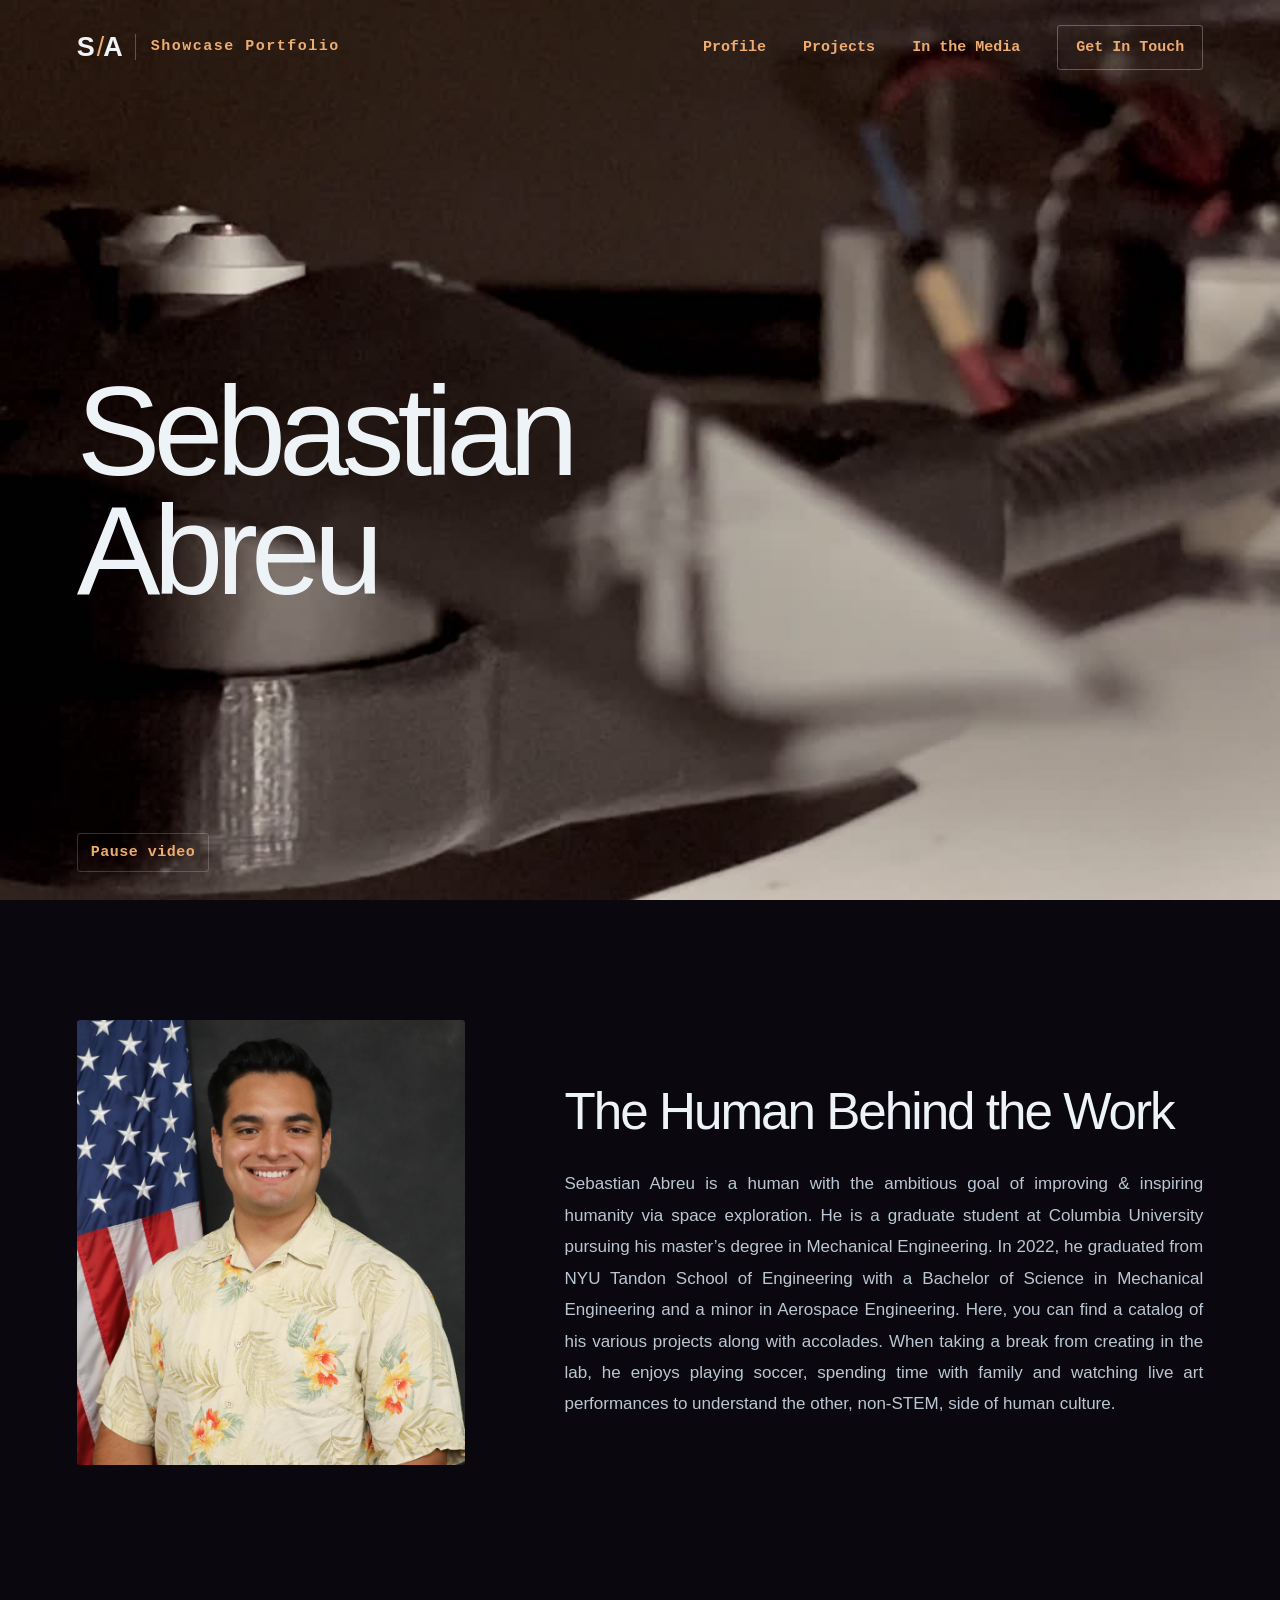
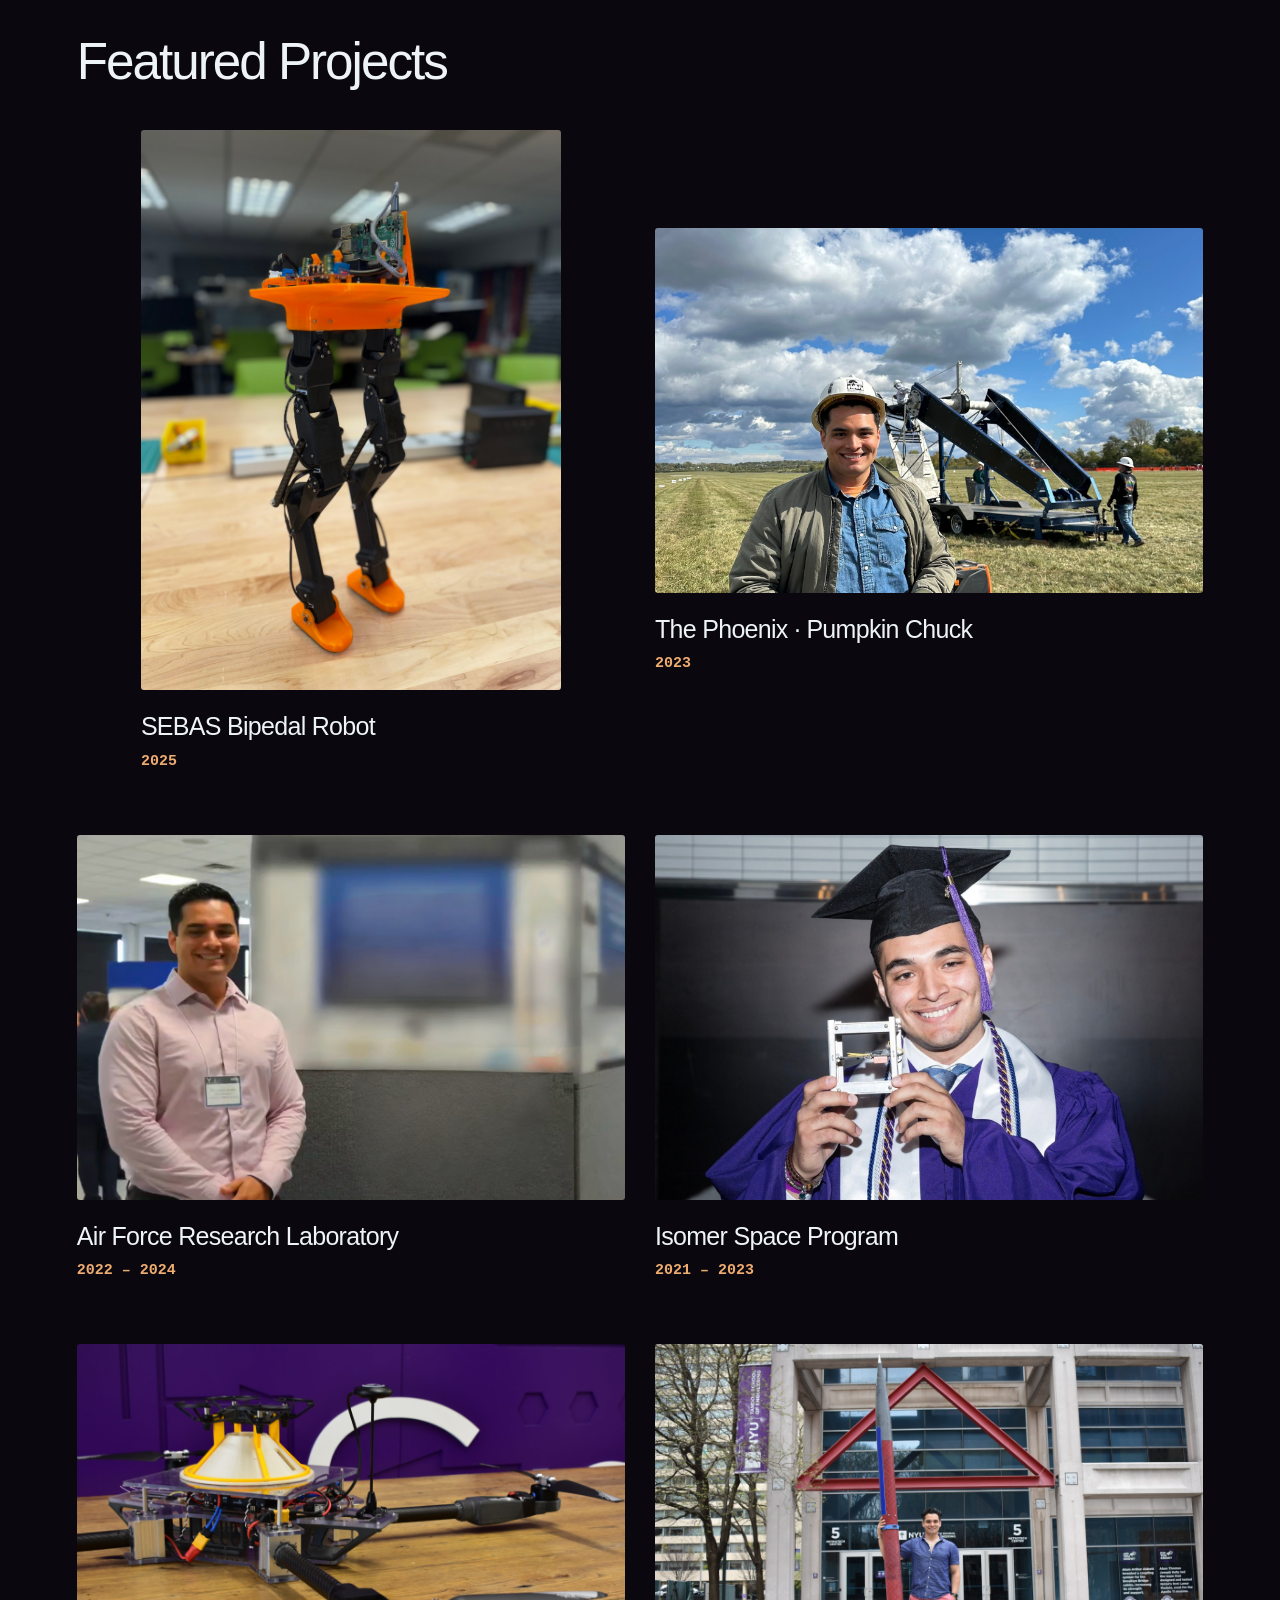
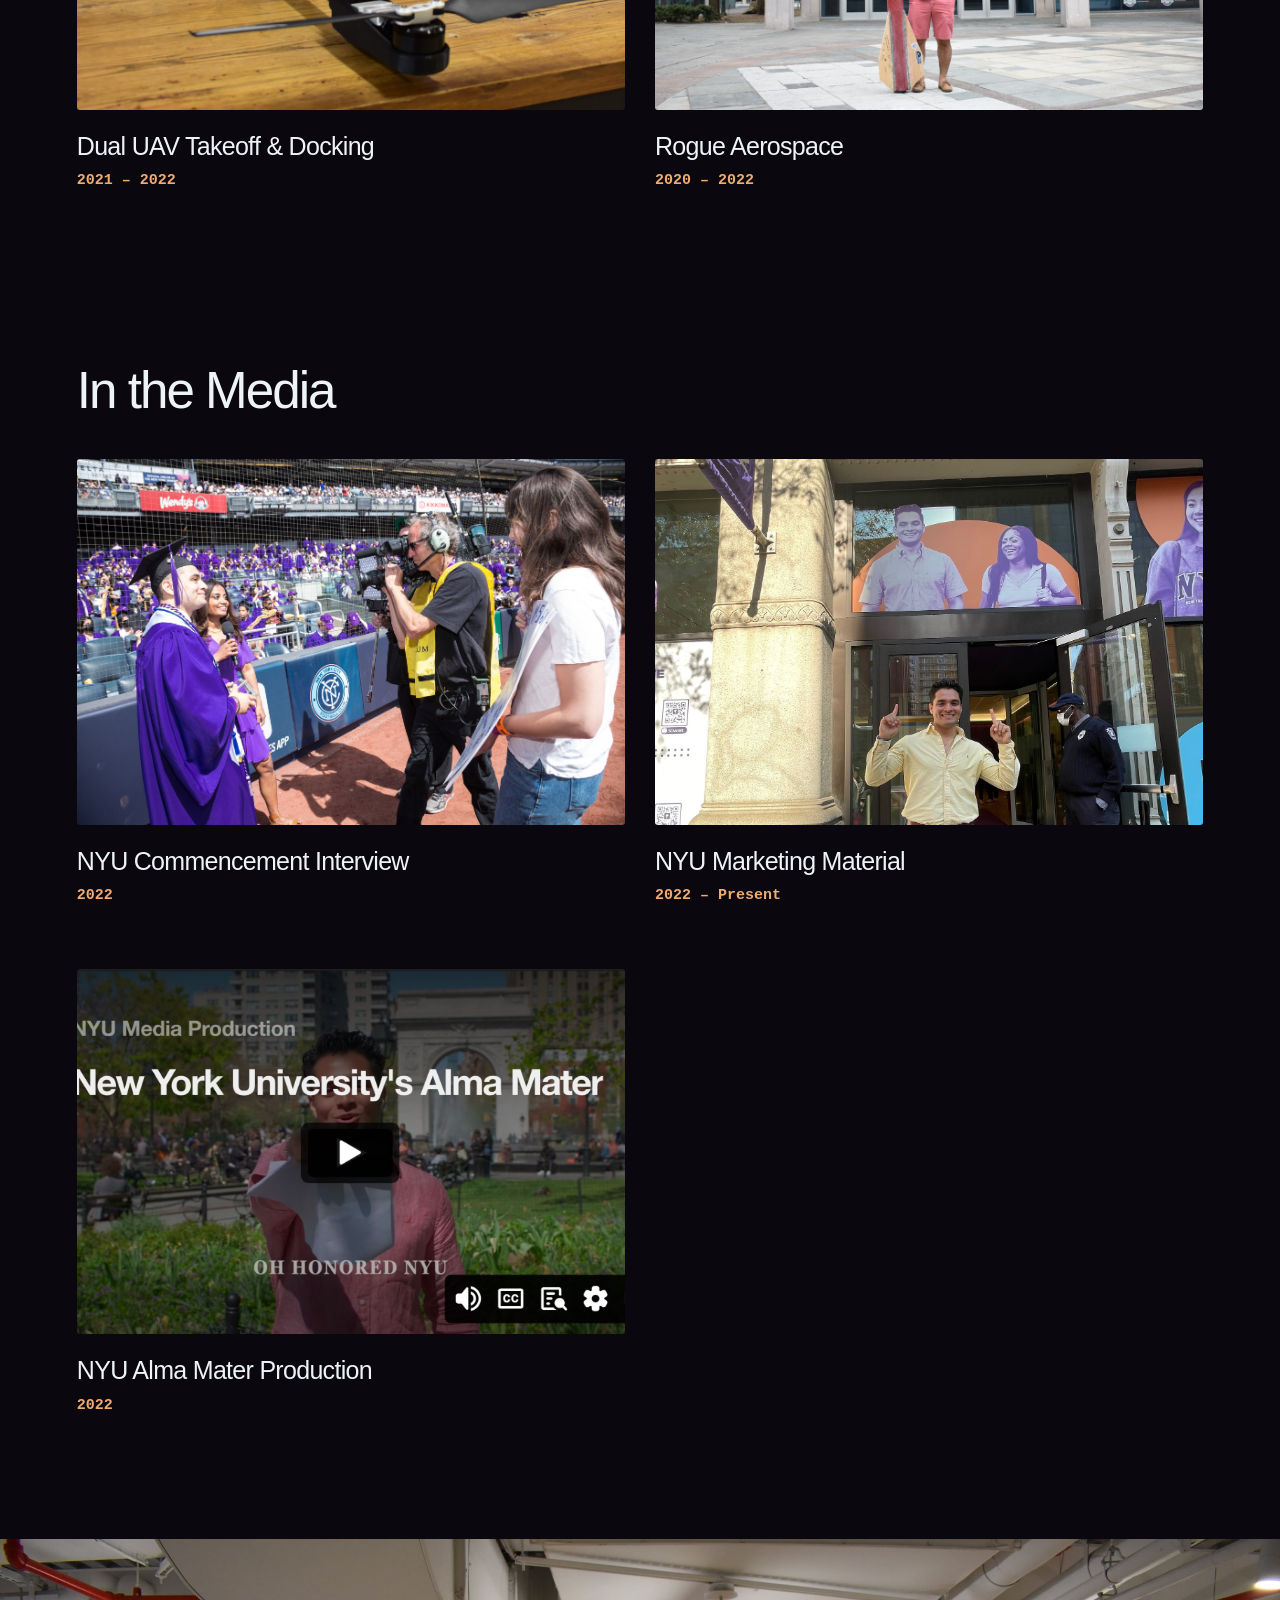
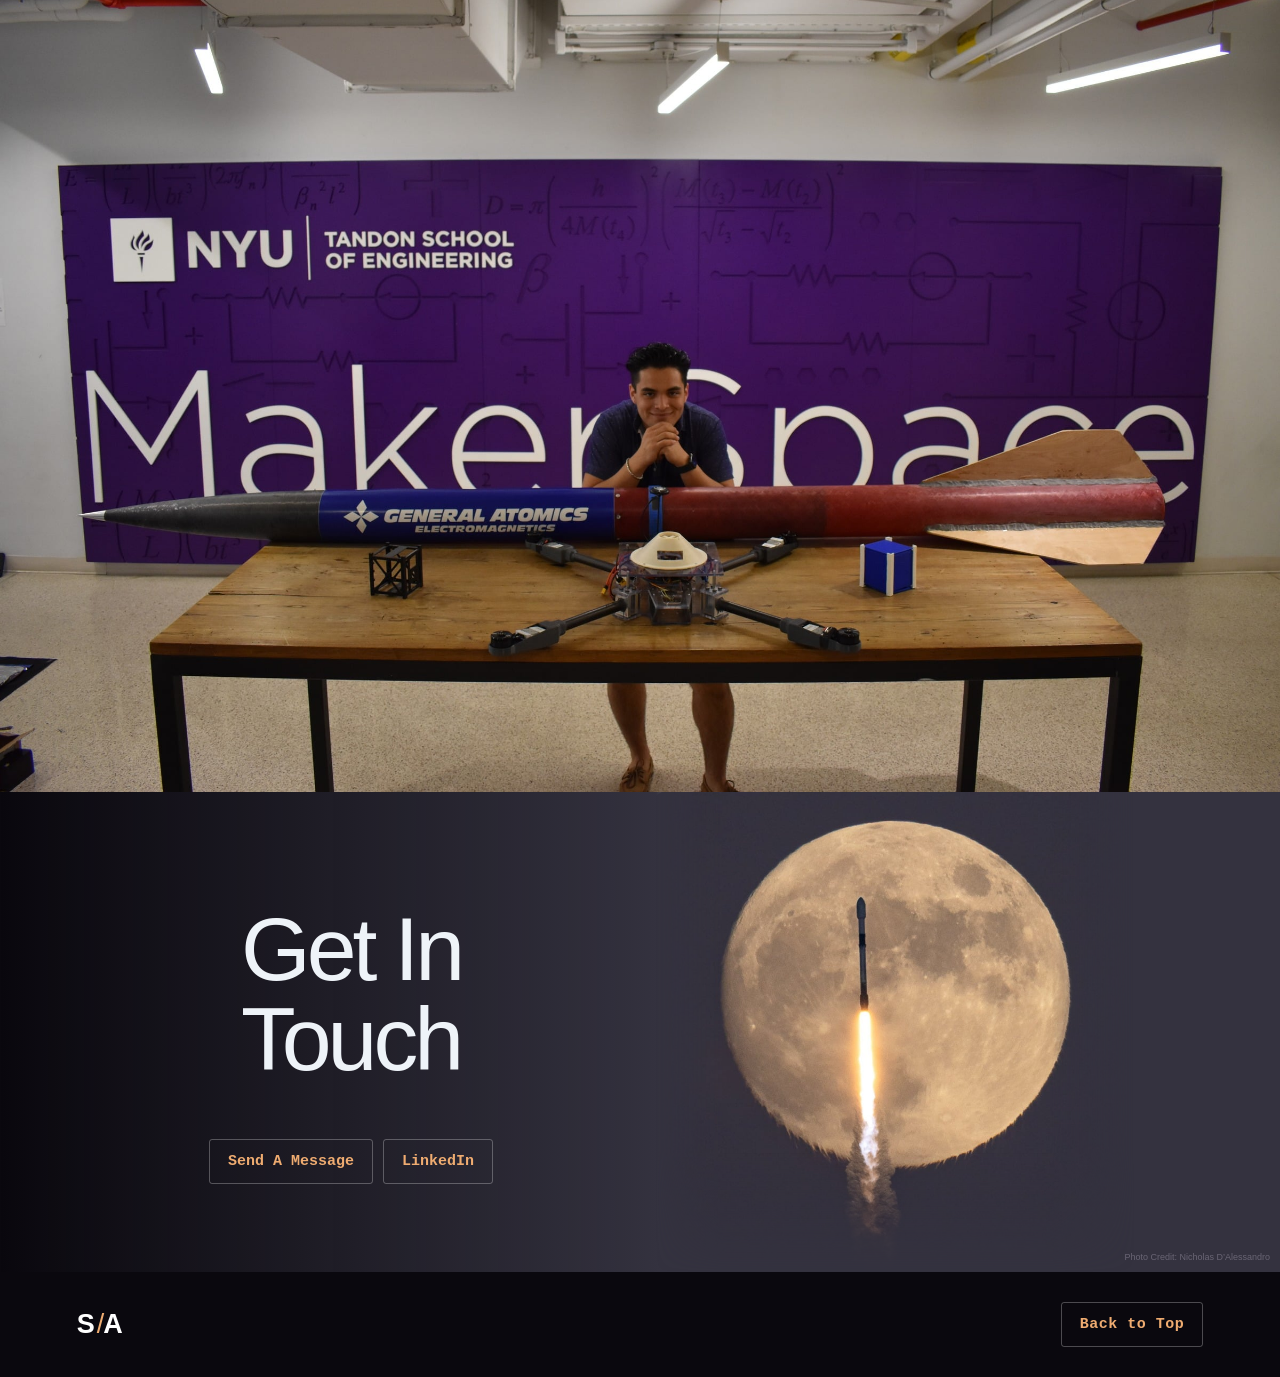
<file: index.html>
<!doctype html>
<html lang="en"><head><meta charset="utf-8"><meta name="viewport" content="width=device-width,initial-scale=1">
<meta name="theme-color" content="#060b14"><meta name="description" content="Sebastian Abreu’s engineering, aerospace, robotics, research, and creative portfolio.">
<title>Portfolio — Sebastian Abreu</title><link rel="icon" href="favicon.svg" type="image/svg+xml">
<link rel="stylesheet" href="styles.css?v=492b86717619"><script src="site.js?v=a2e1b18b4793" defer></script></head><body id="top"><a class="skip-link" href="#main">Skip to content</a><div class="progress" aria-hidden="true"></div>
<div class="space-glow" aria-hidden="true"></div><canvas id="starfield" class="starfield" aria-hidden="true"></canvas>
<header class="site-header"><div class="wrap header-inner">
<a class="wordmark" href="#top" aria-label="Sebastian Abreu — home"><span class="monogram">S<i>/</i>A</span><span class="wordmark-label">Showcase Portfolio</span></a>
<button class="menu-button" aria-expanded="false" aria-controls="site-nav" type="button">Menu</button>
<nav class="site-nav" id="site-nav" aria-label="Main navigation"><a href="#profile">Profile</a><a href="#projects">Projects</a><a href="#media">In the Media</a><a class="contact-nav" href="#contact">Get In Touch</a></nav>
</div></header>
<main id="main"><section class="hero" aria-labelledby="hero-title"><video class="hero-video" id="hero-video" autoplay muted loop playsinline preload="auto" poster="assets/posters/drone-opening-flight.jpg" aria-label="Original opening drone flight video"><source src="assets/videos/drone-opening-flight.mp4" type="video/mp4">Your browser does not support video. <a href="assets/videos/drone-opening-flight.mp4">Watch the drone video.</a></video><div class="hero-grid" aria-hidden="true"></div><div class="wrap hero-inner"><h1 id="hero-title">Sebastian<span>Abreu</span></h1><div class="hero-bottom"><div class="video-controls"><button id="video-play" type="button" aria-label="Pause opening drone video">Pause video</button></div></div></div></section>
<div class="wrap">
<section class="profile" id="profile" aria-labelledby="profile-title"><div class="profile-image"><img src="assets/images/sebastian-abreu-profile.jpg" alt="Sebastian Abreu standing beside an American flag" loading="lazy" width="1714" height="2400"></div><div class="profile-copy"><h2 class="section-title" id="profile-title">The Human Behind the Work</h2><p class="verbatim" data-source-section="2" data-source-block="0"><span class="copy-paragraph">Sebastian Abreu is a human with the ambitious goal of improving &amp; inspiring humanity via space exploration. He is a graduate student at Columbia University pursuing his master’s degree in Mechanical Engineering. In 2022, he graduated from NYU Tandon School of Engineering with a Bachelor of Science in Mechanical Engineering and a minor in Aerospace Engineering. Here, you can find a catalog of his various projects along with accolades. When taking a break from creating in the lab, he enjoys playing soccer, spending time with family and watching live art performances to understand the other, non-STEM, side of human culture.
</span></p></div></section>
<section class="project-section" id="projects" aria-labelledby="projects-title"><div class="section-heading"><div><h2 class="section-title" id="projects-title">Featured Projects</h2></div></div><div class="project-grid"><article class="project-card featured" data-category="robotics"><a href="projects/sebas.html?v=25cfdfaf"><div class="card-image"><img src="assets/images/sebas-bipedal-robot.jpg" alt="SEBAS, the orange and black bipedal robot" loading="lazy" width="1800" height="2400" style="object-position:50% 50%"></div><div class="card-meta"><div><h3>SEBAS Bipedal Robot</h3><p>2025</p></div></div></a></article><article class="project-card" data-category="engineering"><a href="projects/pumpkin-chuck.html?v=25cfdfaf"><div class="card-image"><img src="assets/images/pumpkin-chuck-sebastian-phoenix-catapult.jpg" alt="Sebastian with the Phoenix catapult at the pumpkin chuck" loading="lazy" width="1800" height="2400" style="object-position:50% 50%"></div><div class="card-meta"><div><h3>The Phoenix · Pumpkin Chuck</h3><p>2023</p></div></div></a></article><article class="project-card" data-category="research"><a href="projects/afrl-research.html?v=25cfdfaf"><div class="card-image"><img src="assets/images/afrl-intern-poster-session.png" alt="Sebastian at the AFRL intern poster session; research material blurred in original" loading="lazy" width="1283" height="854" style="object-position:50% 50%"></div><div class="card-meta"><div><h3>Air Force Research Laboratory</h3><p>2022 – 2024</p></div></div></a></article><article class="project-card" data-category="aerospace"><a href="projects/coyotesat.html?v=25cfdfaf"><div class="card-image"><img src="assets/images/coyotesat-sebastian-graduation.jpg" alt="Sebastian in graduation robes holding CoyoteSat" loading="lazy" width="1562" height="1172" style="object-position:50% 35%"></div><div class="card-meta"><div><h3>Isomer Space Program</h3><p>2021 – 2023</p></div></div></a></article><article class="project-card" data-category="aerospace"><a href="projects/dual-uav.html?v=25cfdfaf"><div class="card-image"><img src="assets/images/dual-uav-docking-system-lab.jpg" alt="Dual UAV autonomous docking system in the laboratory" loading="lazy" width="2400" height="1600" style="object-position:50% 50%"></div><div class="card-meta"><div><h3>Dual UAV Takeoff &amp; Docking</h3><p>2021 – 2022</p></div></div></a></article><article class="project-card" data-category="aerospace"><a href="projects/rogue-aerospace.html?v=25cfdfaf"><div class="card-image"><img src="assets/images/rogue-aerospace-sebastian-rocket.jpg" alt="Sebastian holding the Rogue Aerospace rocket outdoors" loading="lazy" width="2400" height="1600" style="object-position:50% 45%"></div><div class="card-meta"><div><h3>Rogue Aerospace</h3><p>2020 – 2022</p></div></div></a></article></div></section>
<section class="project-section" id="media" aria-labelledby="media-title"><div class="section-heading"><div><h2 class="section-title" id="media-title">In the Media</h2></div></div><div class="project-grid"><article class="project-card" data-category="media"><a href="projects/nyu-commencement.html?v=25cfdfaf"><div class="card-image"><img src="assets/images/nyu-commencement-stadium-interview.jpg" alt="Sebastian interviewed during NYU commencement at Yankee Stadium" loading="lazy" width="2400" height="1599" style="object-position:50% 50%"></div><div class="card-meta"><div><h3>NYU Commencement Interview</h3><p>2022</p></div></div></a></article><article class="project-card" data-category="media"><a href="projects/nyu-marketing.html?v=25cfdfaf"><div class="card-image"><img src="assets/images/nyu-bonomi-admissions-center-entrance.jpg" alt="Sebastian outside the NYU Bonomi Family Admissions Center" loading="lazy" width="1800" height="2400" style="object-position:50% 30%"></div><div class="card-meta"><div><h3>NYU Marketing Material</h3><p>2022 – Present</p></div></div></a></article><article class="project-card" data-category="media"><a href="projects/nyu-alma-mater.html?v=25cfdfaf"><div class="card-image"><img src="assets/images/nyu-alma-mater-video-thumbnail.jpg" alt="Original thumbnail for New York University’s Alma Mater video" loading="lazy" width="1710" height="967" style="object-position:50% 50%"></div><div class="card-meta"><div><h3>NYU Alma Mater Production</h3><p>2022</p></div></div></a></article></div></section></div>
<div class="team-photo"><img src="assets/images/lego-rover-team-nyu-makerspace.jpg" alt="LEGO Mars rover team at the NYU MakerSpace" width="2400" height="1600" loading="lazy"></div><section class="contact" id="contact" aria-labelledby="contact-title"><img class="contact-photo" src="assets/images/rocket-launch-moon-nicholas-dalessandro.jpg" alt="Rocket launch silhouetted against the Moon; photo by Nicholas D’Alessandro" loading="lazy" width="1774" height="926"><div class="wrap contact-inner"><h2 id="contact-title">Get In<br>Touch</h2><div class="social-links"><button type="button" data-open-contact aria-haspopup="dialog" aria-controls="contact-dialog">Send A Message</button><a href="https://www.linkedin.com/in/sebastianabreu/" target="_blank" rel="noopener noreferrer">LinkedIn</a></div></div><p class="photo-credit">Photo Credit: Nicholas D’Alessandro</p>
<dialog id="contact-dialog" class="contact-dialog" aria-labelledby="form-title"><button type="button" class="contact-close" data-close-contact aria-label="Close contact form"><span aria-hidden="true">×</span></button><h2 id="form-title">Let’s Talk</h2><form class="contact-form" method="post" action="https://formspree.io/f/mwllpezw" aria-describedby="contact-status"><label for="contact-name">Name<input id="contact-name" name="name" autocomplete="name" autofocus required maxlength="120"></label><label for="contact-email">Your Email<input id="contact-email" name="email" type="email" autocomplete="email" required maxlength="254"></label><label for="contact-message">Message<textarea id="contact-message" name="message" rows="5" required maxlength="5000"></textarea></label><p id="contact-status" class="contact-status" role="status" aria-live="polite"></p><button type="submit">Send Message</button><p class="contact-privacy">Your details will only be used to respond to your message</p></form></dialog><noscript><p class="contact-no-script">Please enable JavaScript to open the contact form, or contact me on LinkedIn.</p></noscript></section></main><footer class="wrap footer"><a href="index.html" aria-label="Sebastian Abreu — home"><span class="monogram">S<i>/</i>A</span></a><div class="footer-right"><a href="#top">Back to Top</a></div></footer><noscript><p class="no-script">All projects and links are available. Enable JavaScript for image enlargement and video buttons.</p></noscript></body></html>
</file>
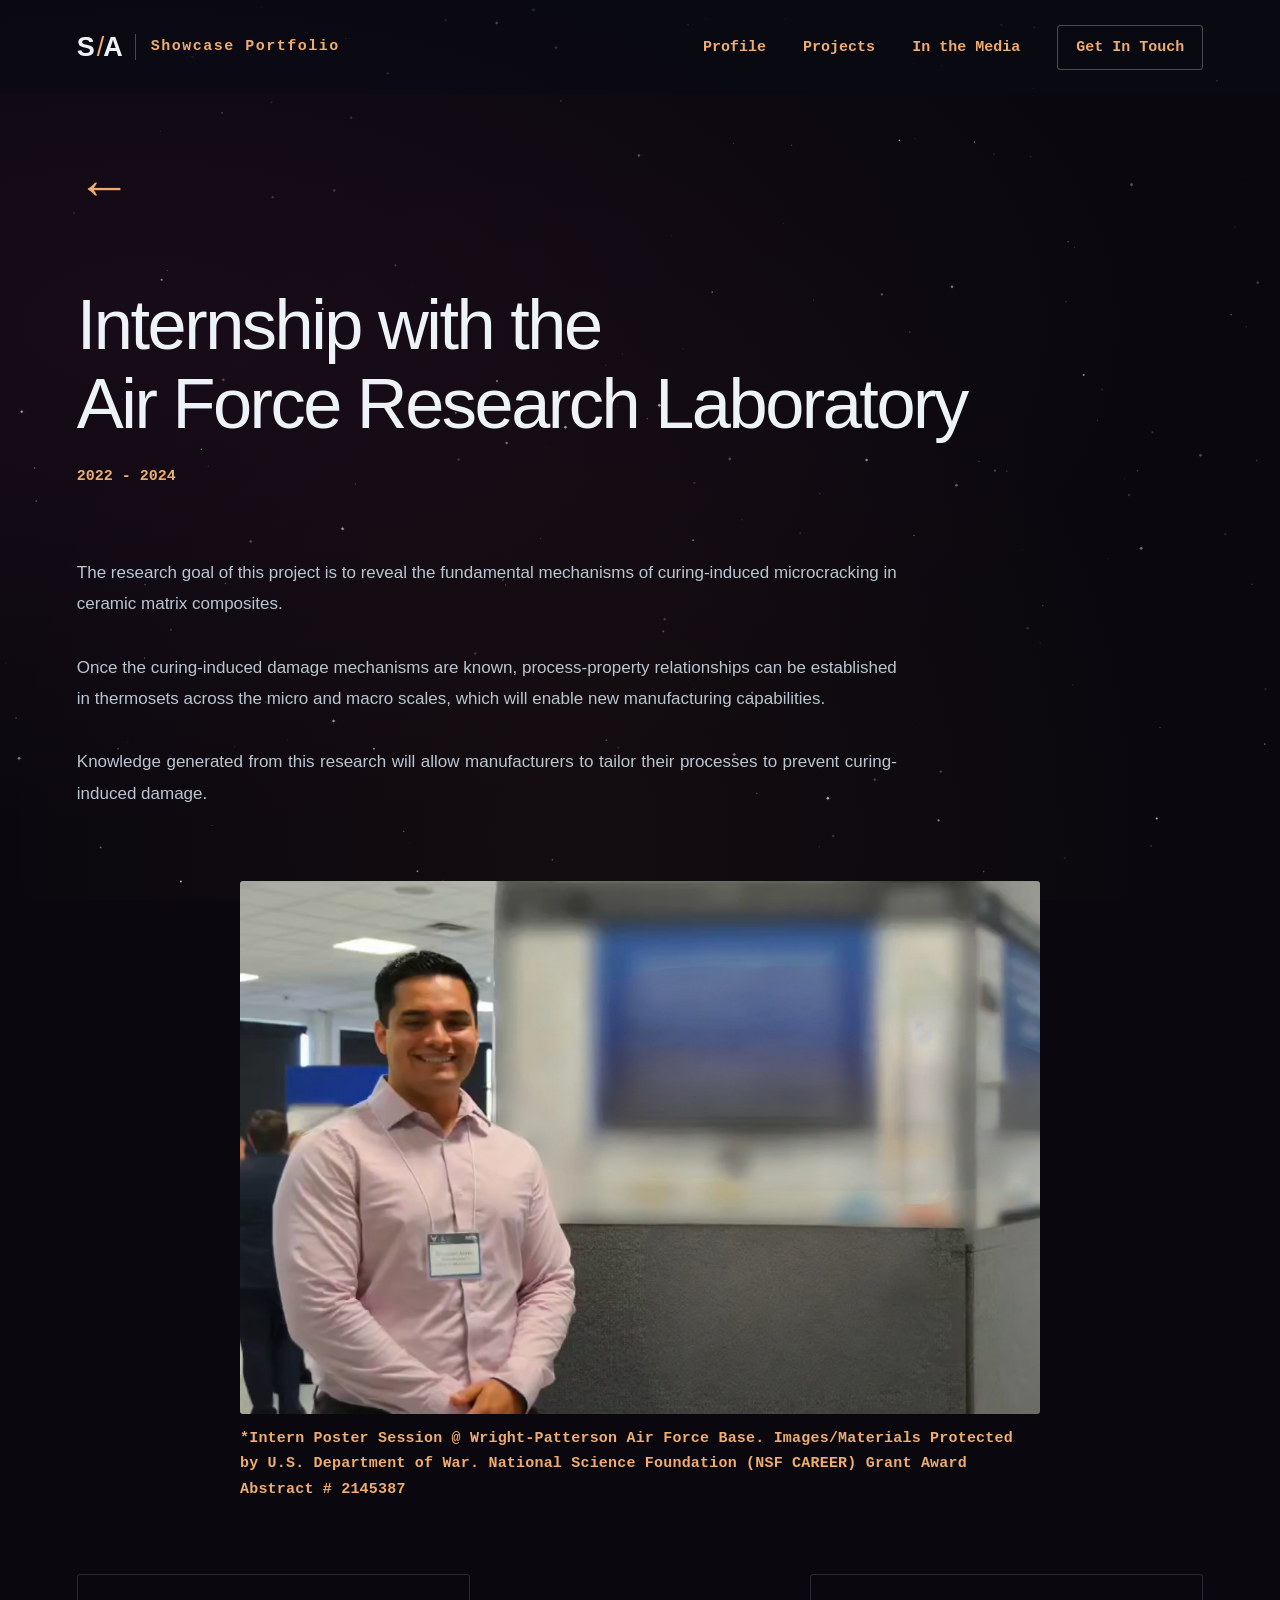
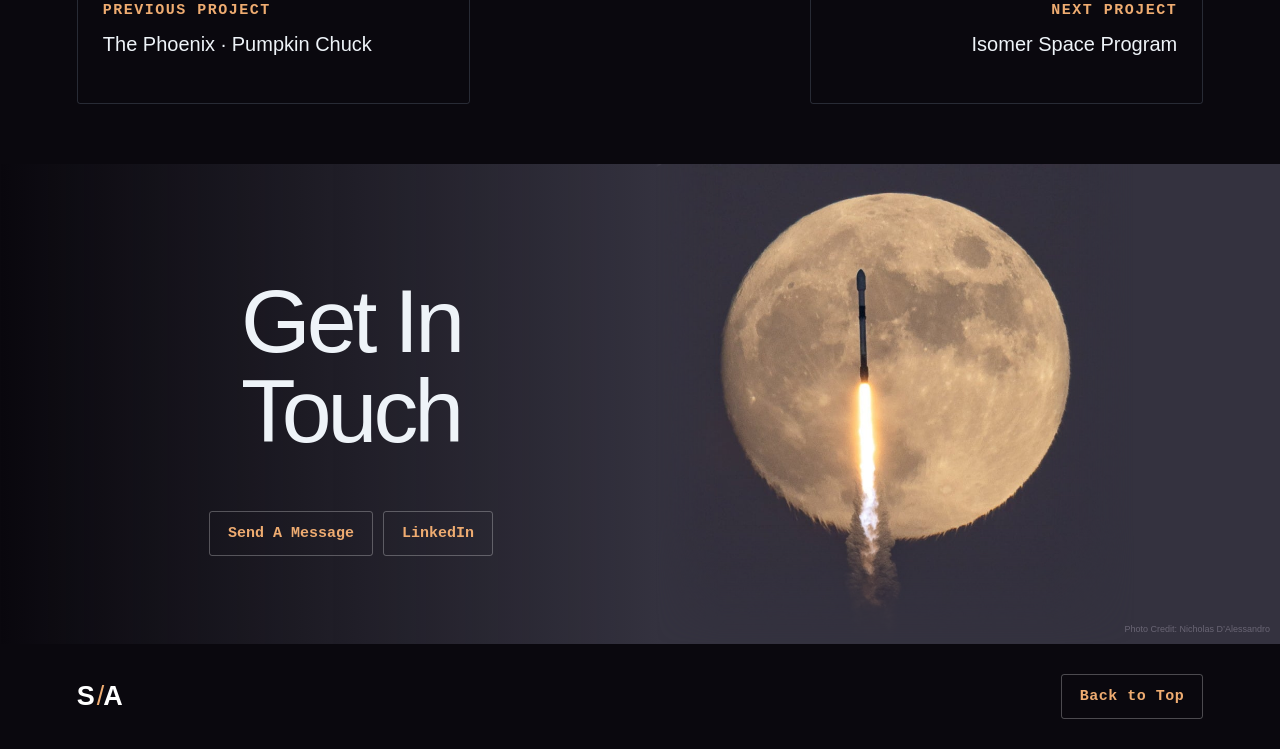
<file: projects/afrl-research.html>
<!doctype html>
<html lang="en"><head><meta charset="utf-8"><meta name="viewport" content="width=device-width,initial-scale=1">
<meta name="theme-color" content="#060b14"><meta name="description" content="Sebastian Abreu’s engineering, aerospace, robotics, research, and creative portfolio.">
<title>Air Force Research Laboratory — Sebastian Abreu</title><link rel="icon" href="../favicon.svg" type="image/svg+xml">
<link rel="stylesheet" href="../styles.css?v=492b86717619"><script src="../site.js?v=a2e1b18b4793" defer></script></head><body class="page-project page-afrl" id="top"><a class="skip-link" href="#main">Skip to content</a><div class="progress" aria-hidden="true"></div>
<div class="space-glow" aria-hidden="true"></div><canvas id="starfield" class="starfield" aria-hidden="true"></canvas>
<header class="site-header"><div class="wrap header-inner">
<a class="wordmark" href="../index.html" aria-label="Sebastian Abreu — home"><span class="monogram">S<i>/</i>A</span><span class="wordmark-label">Showcase Portfolio</span></a>
<button class="menu-button" aria-expanded="false" aria-controls="site-nav" type="button">Menu</button>
<nav class="site-nav" id="site-nav" aria-label="Main navigation"><a href="../index.html#profile">Profile</a><a href="../index.html#projects">Projects</a><a href="../index.html#media">In the Media</a><a class="contact-nav" href="../index.html#contact">Get In Touch</a></nav>
</div></header><main id="main"><div class="wrap"><section class="project-heading"><a class="back-link" href="../index.html#projects" aria-label="Back to all projects">←</a><h1 class="" data-source-section="13" data-source-block="0">Internship with the 
Air Force Research Laboratory
</h1><p class="project-year" data-source-section="13" data-source-block="6">2022 - 2024
</p></section><section class="project-story" aria-label="Project details from original section 13"><div class="story-layout"><div class="story-copy"><p class="verbatim" data-source-section="13" data-source-block="2"><span class="copy-paragraph">The research goal of this project is to reveal the fundamental mechanisms of curing-induced microcracking in ceramic matrix composites.  
</span></p><p class="verbatim" data-source-section="13" data-source-block="4"><span class="copy-paragraph">Once the curing-induced damage mechanisms are known, process-property relationships can be established in thermosets across the micro and macro scales, which will enable new manufacturing capabilities. 
</span></p><p class="verbatim" data-source-section="13" data-source-block="5"><span class="copy-paragraph">Knowledge generated from this research will allow manufacturers to tailor their processes to prevent curing-induced damage.
</span></p></div><div class="media-grid single"><figure style="--media-width:800.00px" class="media-item"><button class="image-button" type="button" data-lightbox="../assets/images/afrl-intern-poster-session.png" aria-label="Enlarge image: Sebastian at the AFRL intern poster session; research material blurred in original"><img src="../assets/images/afrl-intern-poster-session.png" alt="Sebastian at the AFRL intern poster session; research material blurred in original" loading="lazy" width="1283" height="854"></button><figcaption>*Intern Poster Session @ Wright-Patterson Air Force Base. Images/Materials Protected by U.S. Department of War. National Science Foundation (NSF CAREER) Grant Award Abstract # 2145387</figcaption></figure></div></div></section><nav class="project-pagination" aria-label="More projects"><a href="pumpkin-chuck.html?v=25cfdfaf"><span class="mono muted">Previous project</span><p>The Phoenix · Pumpkin Chuck</p></a><a href="coyotesat.html?v=25cfdfaf"><span class="mono muted">Next project</span><p>Isomer Space Program</p></a></nav></div><section class="contact" id="contact" aria-labelledby="contact-title"><img class="contact-photo" src="../assets/images/rocket-launch-moon-nicholas-dalessandro.jpg" alt="Rocket launch silhouetted against the Moon; photo by Nicholas D’Alessandro" loading="lazy" width="1774" height="926"><div class="wrap contact-inner"><h2 id="contact-title">Get In<br>Touch</h2><div class="social-links"><button type="button" data-open-contact aria-haspopup="dialog" aria-controls="contact-dialog">Send A Message</button><a href="https://www.linkedin.com/in/sebastianabreu/" target="_blank" rel="noopener noreferrer">LinkedIn</a></div></div><p class="photo-credit">Photo Credit: Nicholas D’Alessandro</p>
<dialog id="contact-dialog" class="contact-dialog" aria-labelledby="form-title"><button type="button" class="contact-close" data-close-contact aria-label="Close contact form"><span aria-hidden="true">×</span></button><h2 id="form-title">Let’s Talk</h2><form class="contact-form" method="post" action="https://formspree.io/f/mwllpezw" aria-describedby="contact-status"><label for="contact-name">Name<input id="contact-name" name="name" autocomplete="name" autofocus required maxlength="120"></label><label for="contact-email">Your Email<input id="contact-email" name="email" type="email" autocomplete="email" required maxlength="254"></label><label for="contact-message">Message<textarea id="contact-message" name="message" rows="5" required maxlength="5000"></textarea></label><p id="contact-status" class="contact-status" role="status" aria-live="polite"></p><button type="submit">Send Message</button><p class="contact-privacy">Your details will only be used to respond to your message</p></form></dialog><noscript><p class="contact-no-script">Please enable JavaScript to open the contact form, or contact me on LinkedIn.</p></noscript></section></main><footer class="wrap footer"><a href="../index.html" aria-label="Sebastian Abreu — home"><span class="monogram">S<i>/</i>A</span></a><div class="footer-right"><a href="#top">Back to Top</a></div></footer><dialog class="lightbox" id="lightbox" aria-label="Enlarged project image"><button type="button" autofocus aria-label="Close enlarged image">Close</button><img alt=""><p></p></dialog></body></html>
</file>
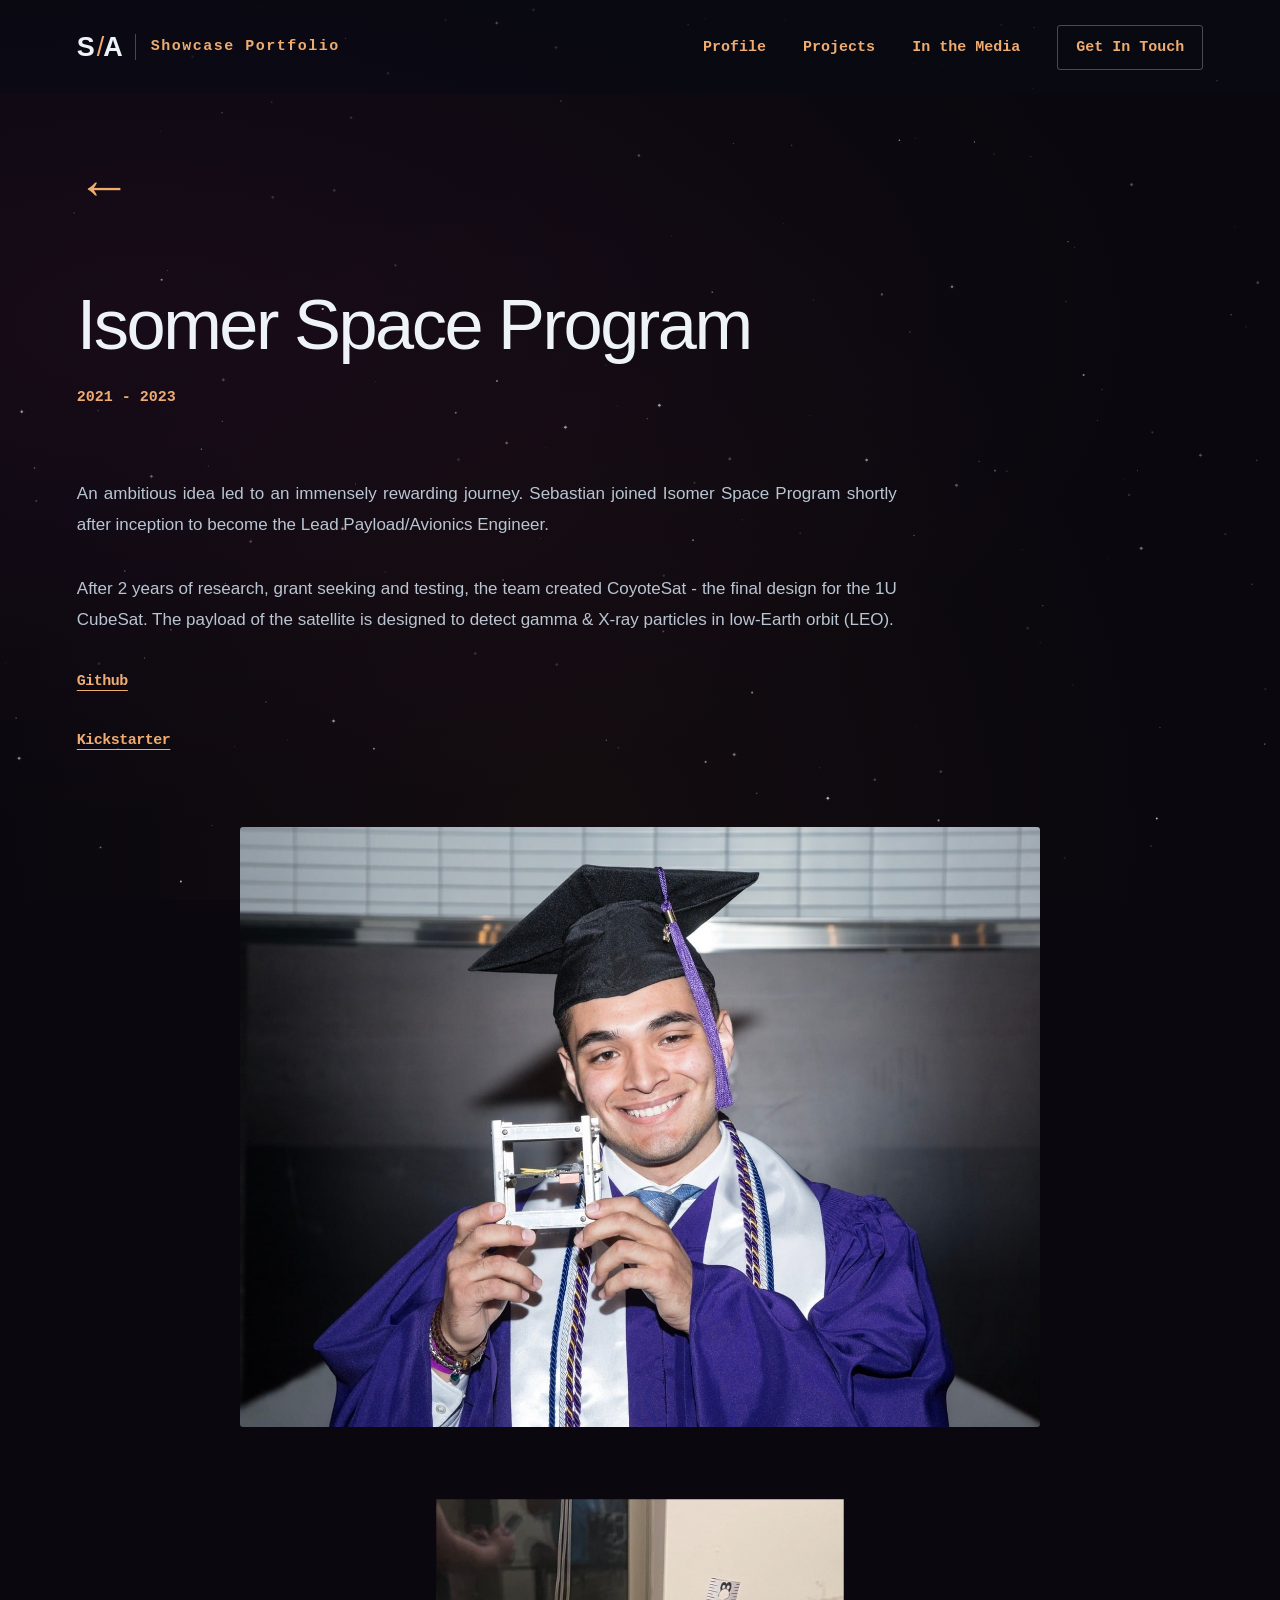
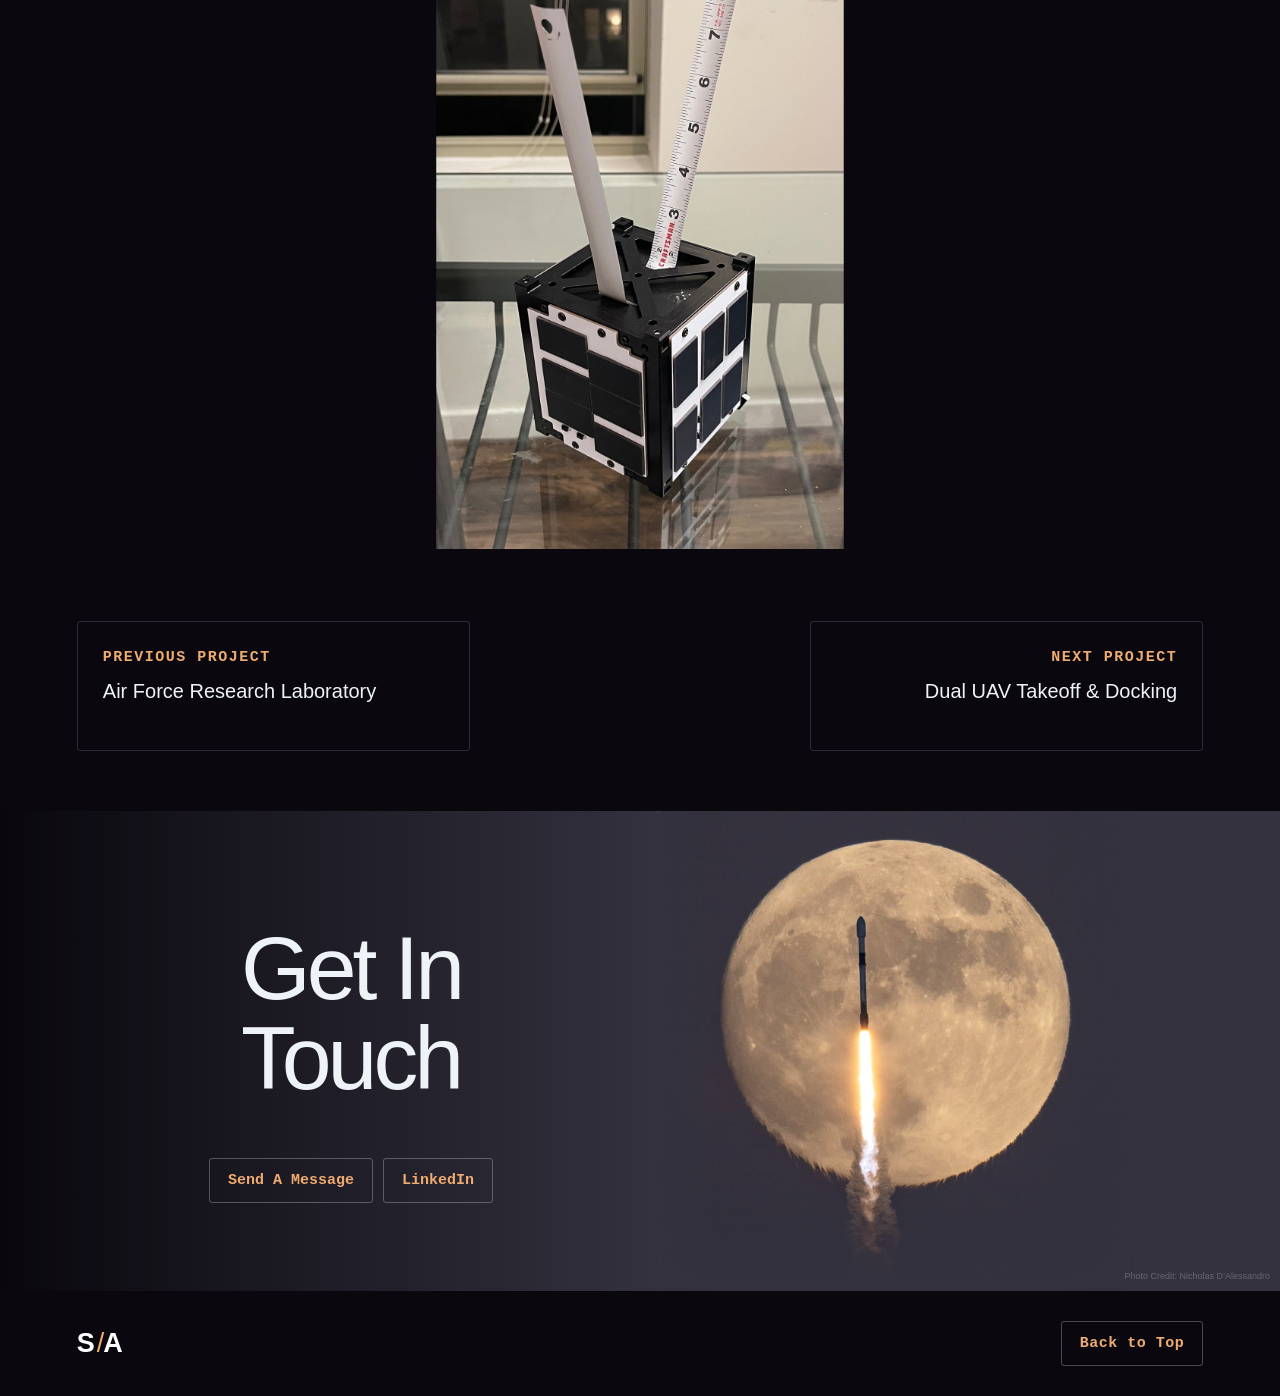
<file: projects/coyotesat.html>
<!doctype html>
<html lang="en"><head><meta charset="utf-8"><meta name="viewport" content="width=device-width,initial-scale=1">
<meta name="theme-color" content="#060b14"><meta name="description" content="Sebastian Abreu’s engineering, aerospace, robotics, research, and creative portfolio.">
<title>Isomer Space Program — Sebastian Abreu</title><link rel="icon" href="../favicon.svg" type="image/svg+xml">
<link rel="stylesheet" href="../styles.css?v=492b86717619"><script src="../site.js?v=a2e1b18b4793" defer></script></head><body class="page-project" id="top"><a class="skip-link" href="#main">Skip to content</a><div class="progress" aria-hidden="true"></div>
<div class="space-glow" aria-hidden="true"></div><canvas id="starfield" class="starfield" aria-hidden="true"></canvas>
<header class="site-header"><div class="wrap header-inner">
<a class="wordmark" href="../index.html" aria-label="Sebastian Abreu — home"><span class="monogram">S<i>/</i>A</span><span class="wordmark-label">Showcase Portfolio</span></a>
<button class="menu-button" aria-expanded="false" aria-controls="site-nav" type="button">Menu</button>
<nav class="site-nav" id="site-nav" aria-label="Main navigation"><a href="../index.html#profile">Profile</a><a href="../index.html#projects">Projects</a><a href="../index.html#media">In the Media</a><a class="contact-nav" href="../index.html#contact">Get In Touch</a></nav>
</div></header><main id="main"><div class="wrap"><section class="project-heading"><a class="back-link" href="../index.html#projects" aria-label="Back to all projects">←</a><h1 class="" data-source-section="18" data-source-block="0">Isomer Space Program 
</h1><p class="project-year" data-source-section="18" data-source-block="1">2021 - 2023
</p></section><section class="project-story" aria-label="Project details from original section 19"><div class="story-layout"><div class="story-copy"><p class="verbatim" data-source-section="19" data-source-block="0"><span class="copy-paragraph">An ambitious idea led to an immensely rewarding journey. Sebastian joined Isomer Space Program shortly after inception to become the Lead Payload/Avionics Engineer. 
</span></p><p class="verbatim" data-source-section="19" data-source-block="1"><span class="copy-paragraph">After 2 years of research, grant seeking and testing, the team created CoyoteSat - the final design for the 1U CubeSat. The payload of the satellite is designed to detect gamma &amp; X-ray particles in low-Earth orbit (LEO). 
</span></p><p class="verbatim short-label" data-source-section="19" data-source-block="3"><a href="https://github.com/alxklso/ISP-cubesat" target="_blank" rel="noopener noreferrer"><span class="copy-paragraph">Github
</span></a></p><p class="verbatim short-label" data-source-section="19" data-source-block="4"><a href="https://www.kickstarter.com/projects/isomerspace/launching-nyc-into-space" target="_blank" rel="noopener noreferrer"><span class="copy-paragraph">Kickstarter
</span></a></p></div><div class="media-grid"><figure style="--media-width:800.00px" class="media-item"><button class="image-button" type="button" data-lightbox="../assets/images/coyotesat-sebastian-graduation.jpg" aria-label="Enlarge image: Sebastian in graduation robes holding CoyoteSat"><img src="../assets/images/coyotesat-sebastian-graduation.jpg" alt="Sebastian in graduation robes holding CoyoteSat" loading="lazy" width="1562" height="1172"></button></figure><figure style="--media-width:487.50px" class="media-item"><button class="image-button coyotesat-zoom" type="button" data-lightbox="../assets/images/coyotesat-cubesat-prototype.jpg" aria-label="Enlarge image: CoyoteSat CubeSat prototype on a laboratory table"><img src="../assets/images/coyotesat-cubesat-prototype.jpg" alt="CoyoteSat CubeSat prototype on a laboratory table" loading="lazy" width="1800" height="2400"></button></figure></div></div></section><nav class="project-pagination" aria-label="More projects"><a href="afrl-research.html?v=25cfdfaf"><span class="mono muted">Previous project</span><p>Air Force Research Laboratory</p></a><a href="dual-uav.html?v=25cfdfaf"><span class="mono muted">Next project</span><p>Dual UAV Takeoff &amp; Docking</p></a></nav></div><section class="contact" id="contact" aria-labelledby="contact-title"><img class="contact-photo" src="../assets/images/rocket-launch-moon-nicholas-dalessandro.jpg" alt="Rocket launch silhouetted against the Moon; photo by Nicholas D’Alessandro" loading="lazy" width="1774" height="926"><div class="wrap contact-inner"><h2 id="contact-title">Get In<br>Touch</h2><div class="social-links"><button type="button" data-open-contact aria-haspopup="dialog" aria-controls="contact-dialog">Send A Message</button><a href="https://www.linkedin.com/in/sebastianabreu/" target="_blank" rel="noopener noreferrer">LinkedIn</a></div></div><p class="photo-credit">Photo Credit: Nicholas D’Alessandro</p>
<dialog id="contact-dialog" class="contact-dialog" aria-labelledby="form-title"><button type="button" class="contact-close" data-close-contact aria-label="Close contact form"><span aria-hidden="true">×</span></button><h2 id="form-title">Let’s Talk</h2><form class="contact-form" method="post" action="https://formspree.io/f/mwllpezw" aria-describedby="contact-status"><label for="contact-name">Name<input id="contact-name" name="name" autocomplete="name" autofocus required maxlength="120"></label><label for="contact-email">Your Email<input id="contact-email" name="email" type="email" autocomplete="email" required maxlength="254"></label><label for="contact-message">Message<textarea id="contact-message" name="message" rows="5" required maxlength="5000"></textarea></label><p id="contact-status" class="contact-status" role="status" aria-live="polite"></p><button type="submit">Send Message</button><p class="contact-privacy">Your details will only be used to respond to your message</p></form></dialog><noscript><p class="contact-no-script">Please enable JavaScript to open the contact form, or contact me on LinkedIn.</p></noscript></section></main><footer class="wrap footer"><a href="../index.html" aria-label="Sebastian Abreu — home"><span class="monogram">S<i>/</i>A</span></a><div class="footer-right"><a href="#top">Back to Top</a></div></footer><dialog class="lightbox" id="lightbox" aria-label="Enlarged project image"><button type="button" autofocus aria-label="Close enlarged image">Close</button><img alt=""><p></p></dialog></body></html>
</file>
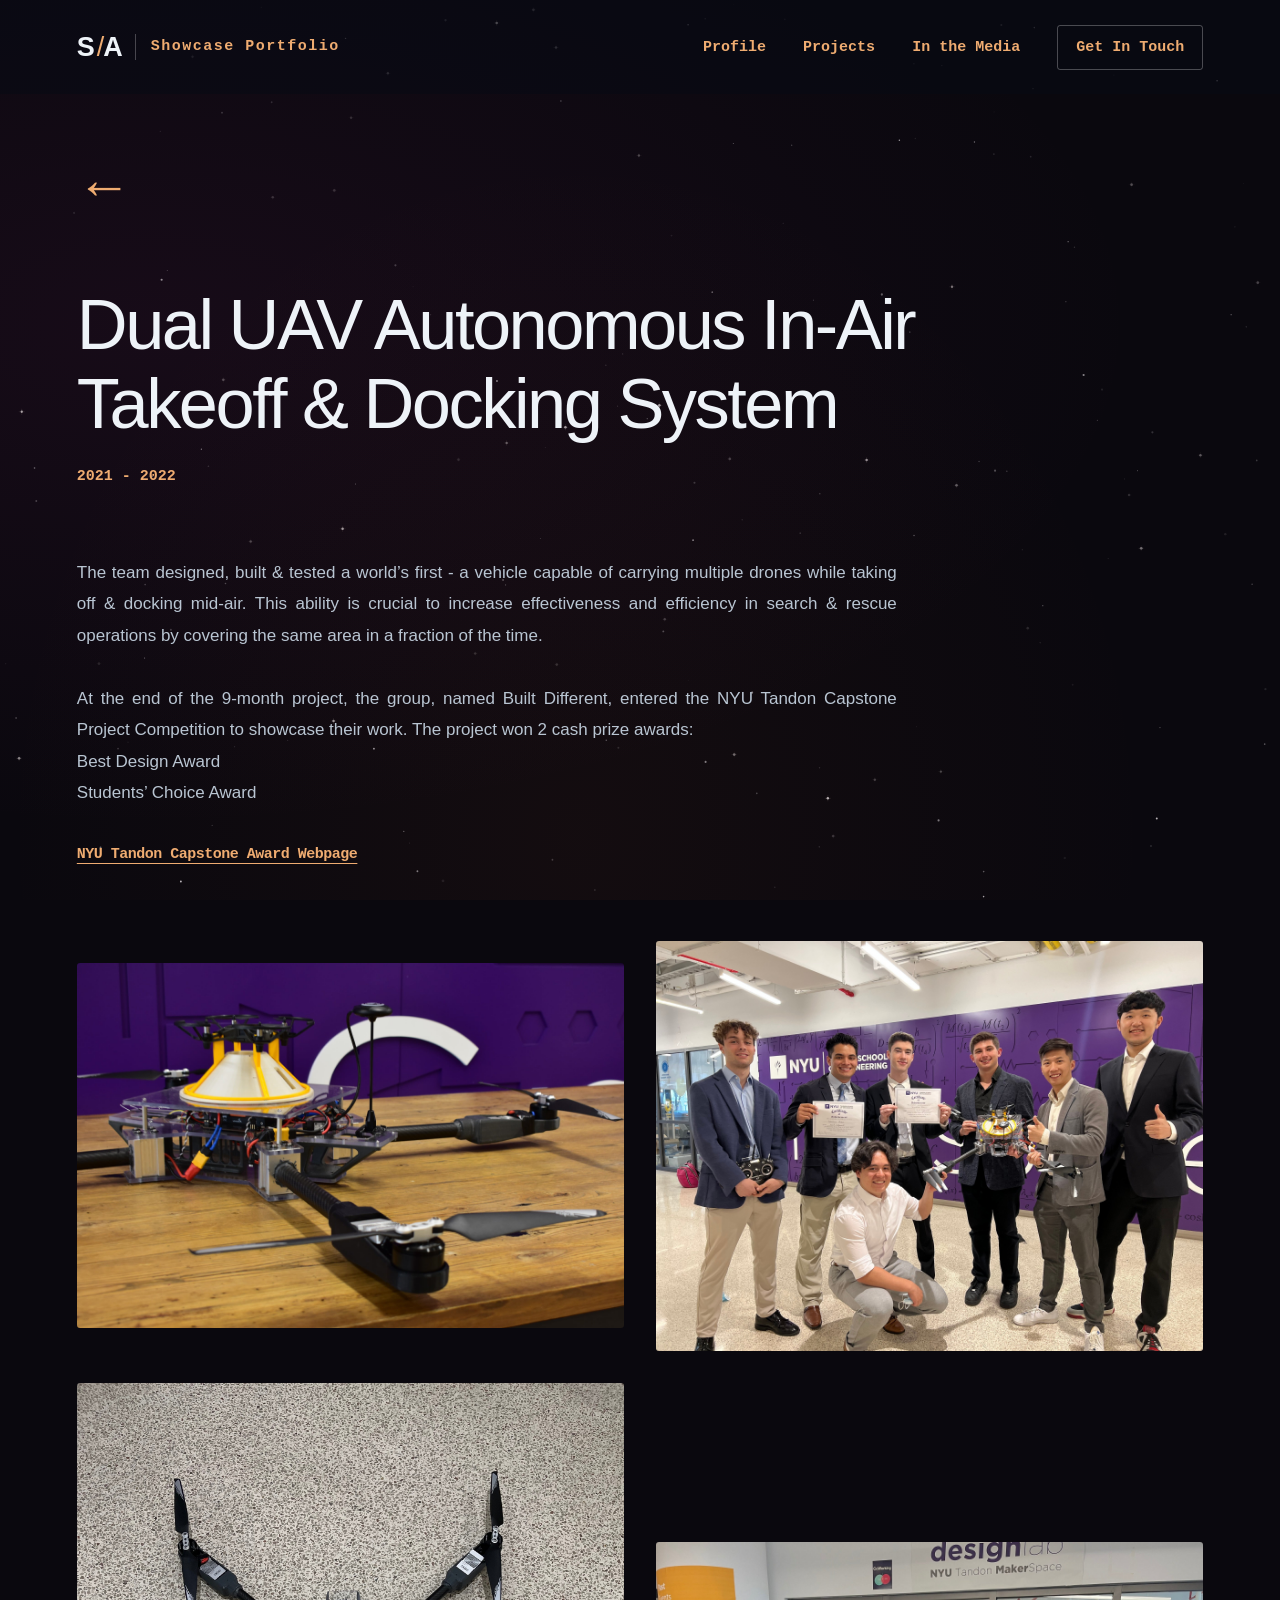
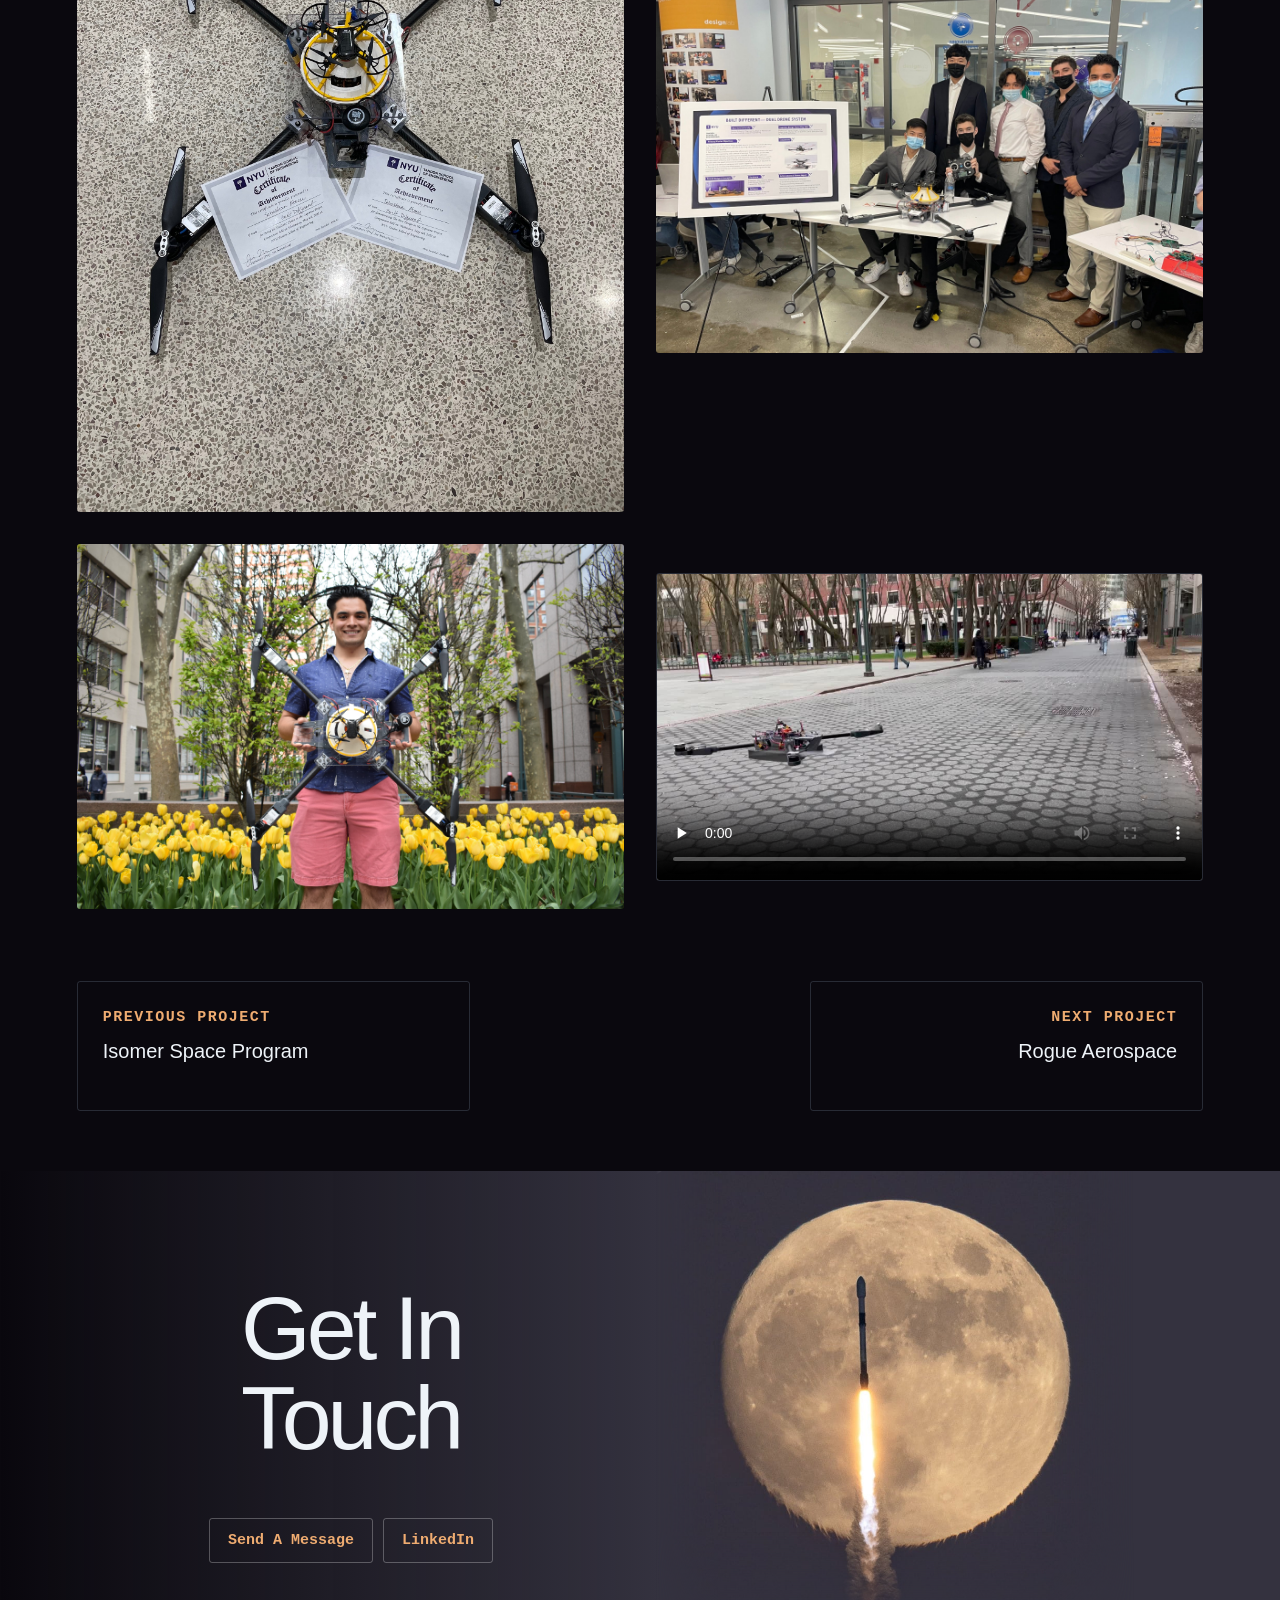
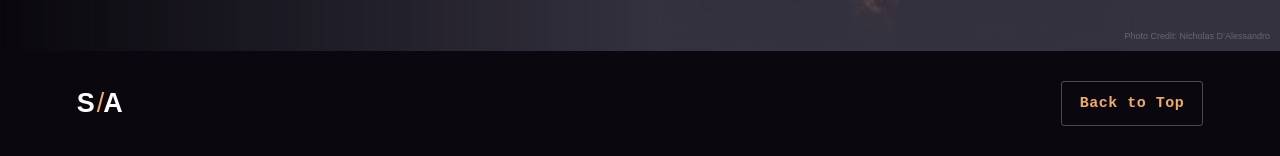
<file: projects/dual-uav.html>
<!doctype html>
<html lang="en"><head><meta charset="utf-8"><meta name="viewport" content="width=device-width,initial-scale=1">
<meta name="theme-color" content="#060b14"><meta name="description" content="Sebastian Abreu’s engineering, aerospace, robotics, research, and creative portfolio.">
<title>Dual UAV Takeoff &amp; Docking — Sebastian Abreu</title><link rel="icon" href="../favicon.svg" type="image/svg+xml">
<link rel="stylesheet" href="../styles.css?v=492b86717619"><script src="../site.js?v=a2e1b18b4793" defer></script></head><body class="page-project" id="top"><a class="skip-link" href="#main">Skip to content</a><div class="progress" aria-hidden="true"></div>
<div class="space-glow" aria-hidden="true"></div><canvas id="starfield" class="starfield" aria-hidden="true"></canvas>
<header class="site-header"><div class="wrap header-inner">
<a class="wordmark" href="../index.html" aria-label="Sebastian Abreu — home"><span class="monogram">S<i>/</i>A</span><span class="wordmark-label">Showcase Portfolio</span></a>
<button class="menu-button" aria-expanded="false" aria-controls="site-nav" type="button">Menu</button>
<nav class="site-nav" id="site-nav" aria-label="Main navigation"><a href="../index.html#profile">Profile</a><a href="../index.html#projects">Projects</a><a href="../index.html#media">In the Media</a><a class="contact-nav" href="../index.html#contact">Get In Touch</a></nav>
</div></header><main id="main"><div class="wrap"><section class="project-heading"><a class="back-link" href="../index.html#projects" aria-label="Back to all projects">←</a><h1 class="" data-source-section="14" data-source-block="0">Dual UAV Autonomous In-Air Takeoff &amp; Docking System
</h1><p class="project-year" data-source-section="14" data-source-block="1">2021 - 2022
</p></section><section class="project-story" aria-label="Project details from original section 14"><div class="story-layout"><div class="story-copy"><p class="verbatim" data-source-section="15" data-source-block="0"><span class="copy-paragraph">The team designed, built &amp; tested a world’s first - a vehicle capable of carrying multiple drones while taking off &amp; docking mid-air. This ability is crucial to increase effectiveness and efficiency in search &amp; rescue operations by covering the same area in a fraction of the time. 
</span></p><p class="verbatim" data-source-section="15" data-source-block="1"><span class="copy-paragraph">At the end of the 9-month project, the group, named Built Different, entered the NYU Tandon Capstone Project Competition to showcase their work. The project won 2 cash prize awards:
Best Design Award
Students’ Choice Award
</span></p><p class="verbatim short-label" data-source-section="15" data-source-block="2"><a href="https://engineering.nyu.edu/news/undergraduate-senior-design-capstone-competition-back-better-ever" target="_blank" rel="noopener noreferrer"><span class="copy-paragraph">NYU Tandon Capstone Award Webpage
</span></a></p></div><div class="media-grid uav-gallery"><figure style="--media-width:800.00px" class="media-item"><button class="image-button" type="button" data-lightbox="../assets/images/dual-uav-docking-system-lab.jpg" aria-label="Enlarge image: Dual UAV autonomous docking system in the laboratory"><img src="../assets/images/dual-uav-docking-system-lab.jpg" alt="Dual UAV autonomous docking system in the laboratory" loading="lazy" width="2400" height="1600"></button></figure><figure style="--media-width:800.00px" class="media-item"><button class="image-button" type="button" data-lightbox="../assets/images/dual-uav-capstone-awards-team.jpg" aria-label="Enlarge image: Built Different team with capstone competition awards"><img src="../assets/images/dual-uav-capstone-awards-team.jpg" alt="Built Different team with capstone competition awards" loading="lazy" width="2400" height="1800"></button></figure><figure style="--media-width:487.50px" class="media-item"><button class="image-button" type="button" data-lightbox="../assets/images/dual-uav-top-view.jpg" aria-label="Enlarge image: Top view of the drone docking system"><img src="../assets/images/dual-uav-top-view.jpg" alt="Top view of the drone docking system" loading="lazy" width="1800" height="2400"></button></figure><figure style="--media-width:800.00px" class="media-item"><button class="image-button" type="button" data-lightbox="../assets/images/dual-uav-capstone-exhibition.jpg" aria-label="Enlarge image: Built Different team presenting their UAV at the capstone exhibition"><img src="../assets/images/dual-uav-capstone-exhibition.jpg" alt="Built Different team presenting their UAV at the capstone exhibition" loading="lazy" width="2400" height="1800"></button></figure><figure style="--media-width:800.00px" class="media-item"><button class="image-button" type="button" data-lightbox="../assets/images/dual-uav-sebastian-outdoors.jpg" aria-label="Enlarge image: Sebastian holding a drone outdoors"><img src="../assets/images/dual-uav-sebastian-outdoors.jpg" alt="Sebastian holding a drone outdoors" loading="lazy" width="2400" height="1600"></button></figure><figure style="--media-width:800.00px" class="media-item"><video controls playsinline preload="none" poster="../assets/posters/dual-uav-flight-demonstration.jpg" aria-label="Dual UAV flight demonstration"><source src="../assets/web-videos/dual-uav-flight-demonstration.mp4" type="video/mp4"><a href="../assets/web-videos/dual-uav-flight-demonstration.mp4">Watch video</a></video></figure></div></div></section><nav class="project-pagination" aria-label="More projects"><a href="coyotesat.html?v=25cfdfaf"><span class="mono muted">Previous project</span><p>Isomer Space Program</p></a><a href="rogue-aerospace.html?v=25cfdfaf"><span class="mono muted">Next project</span><p>Rogue Aerospace</p></a></nav></div><section class="contact" id="contact" aria-labelledby="contact-title"><img class="contact-photo" src="../assets/images/rocket-launch-moon-nicholas-dalessandro.jpg" alt="Rocket launch silhouetted against the Moon; photo by Nicholas D’Alessandro" loading="lazy" width="1774" height="926"><div class="wrap contact-inner"><h2 id="contact-title">Get In<br>Touch</h2><div class="social-links"><button type="button" data-open-contact aria-haspopup="dialog" aria-controls="contact-dialog">Send A Message</button><a href="https://www.linkedin.com/in/sebastianabreu/" target="_blank" rel="noopener noreferrer">LinkedIn</a></div></div><p class="photo-credit">Photo Credit: Nicholas D’Alessandro</p>
<dialog id="contact-dialog" class="contact-dialog" aria-labelledby="form-title"><button type="button" class="contact-close" data-close-contact aria-label="Close contact form"><span aria-hidden="true">×</span></button><h2 id="form-title">Let’s Talk</h2><form class="contact-form" method="post" action="https://formspree.io/f/mwllpezw" aria-describedby="contact-status"><label for="contact-name">Name<input id="contact-name" name="name" autocomplete="name" autofocus required maxlength="120"></label><label for="contact-email">Your Email<input id="contact-email" name="email" type="email" autocomplete="email" required maxlength="254"></label><label for="contact-message">Message<textarea id="contact-message" name="message" rows="5" required maxlength="5000"></textarea></label><p id="contact-status" class="contact-status" role="status" aria-live="polite"></p><button type="submit">Send Message</button><p class="contact-privacy">Your details will only be used to respond to your message</p></form></dialog><noscript><p class="contact-no-script">Please enable JavaScript to open the contact form, or contact me on LinkedIn.</p></noscript></section></main><footer class="wrap footer"><a href="../index.html" aria-label="Sebastian Abreu — home"><span class="monogram">S<i>/</i>A</span></a><div class="footer-right"><a href="#top">Back to Top</a></div></footer><dialog class="lightbox" id="lightbox" aria-label="Enlarged project image"><button type="button" autofocus aria-label="Close enlarged image">Close</button><img alt=""><p></p></dialog></body></html>
</file>
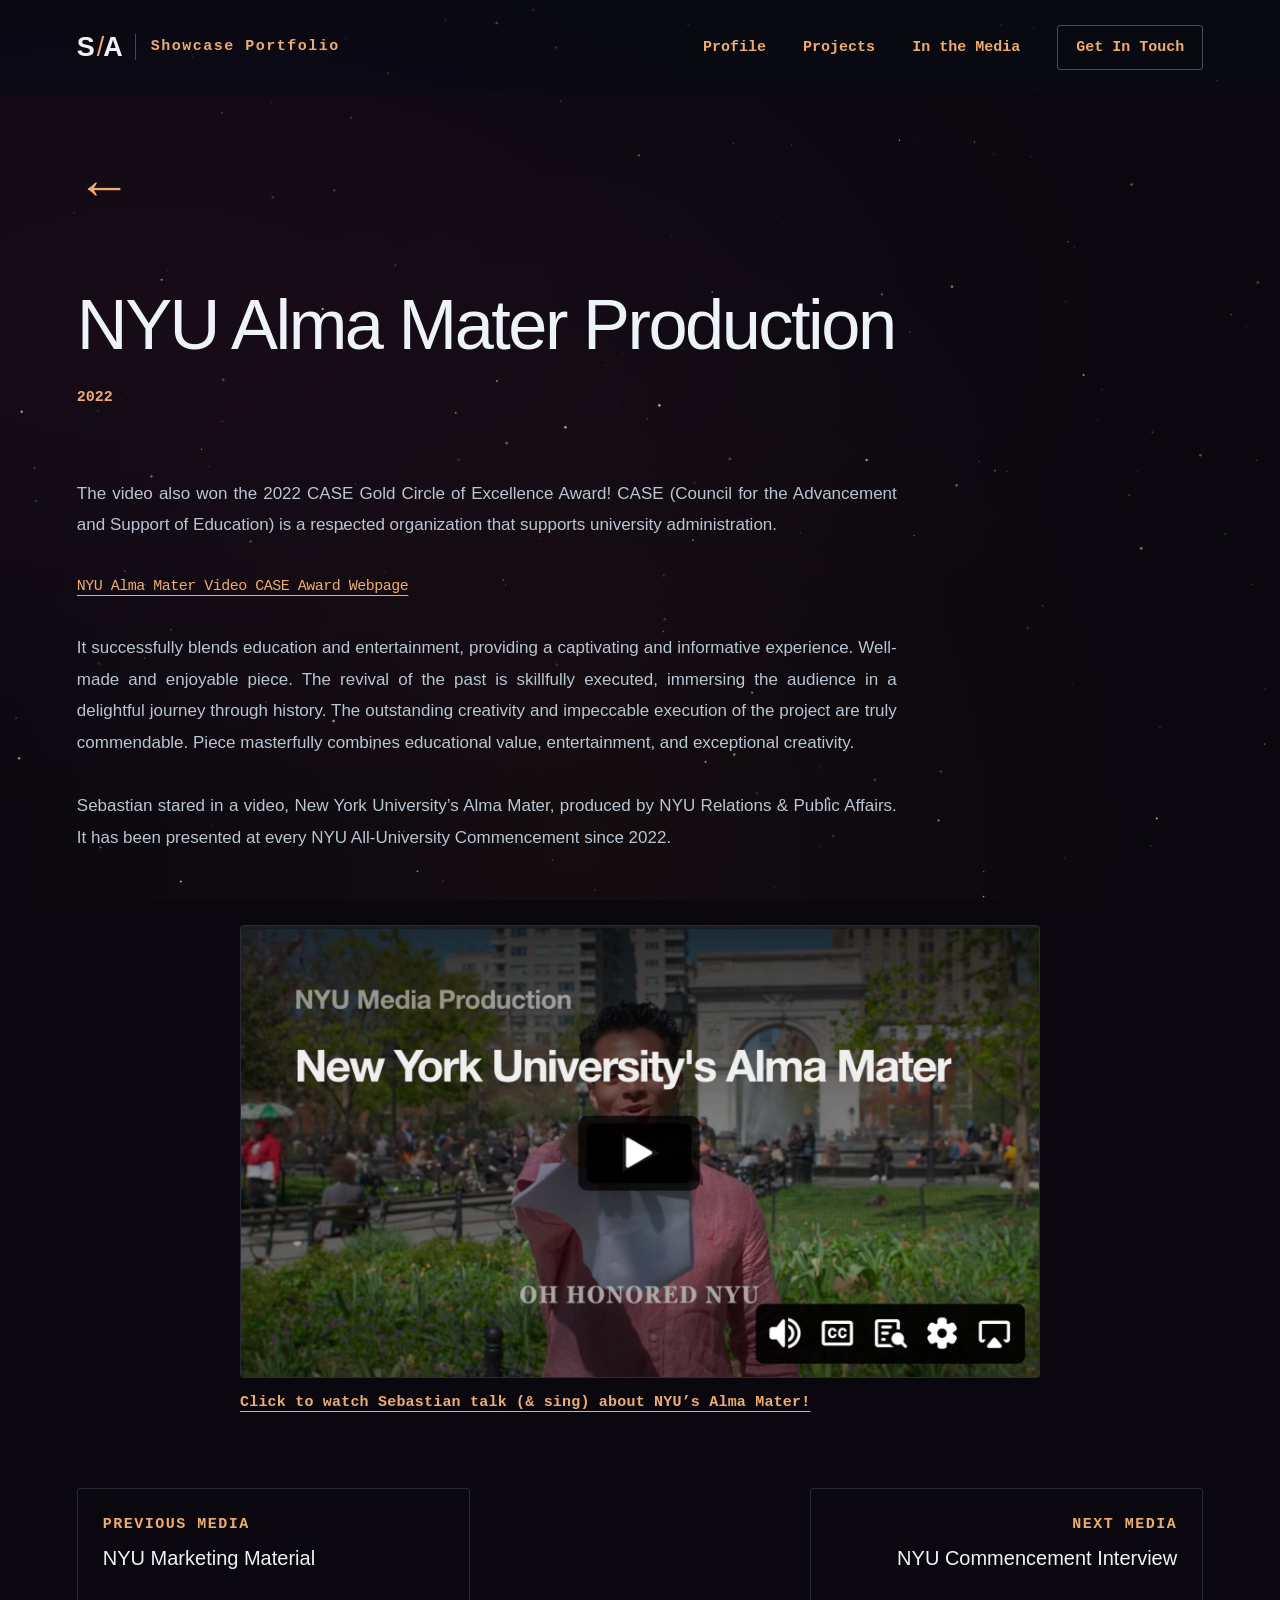
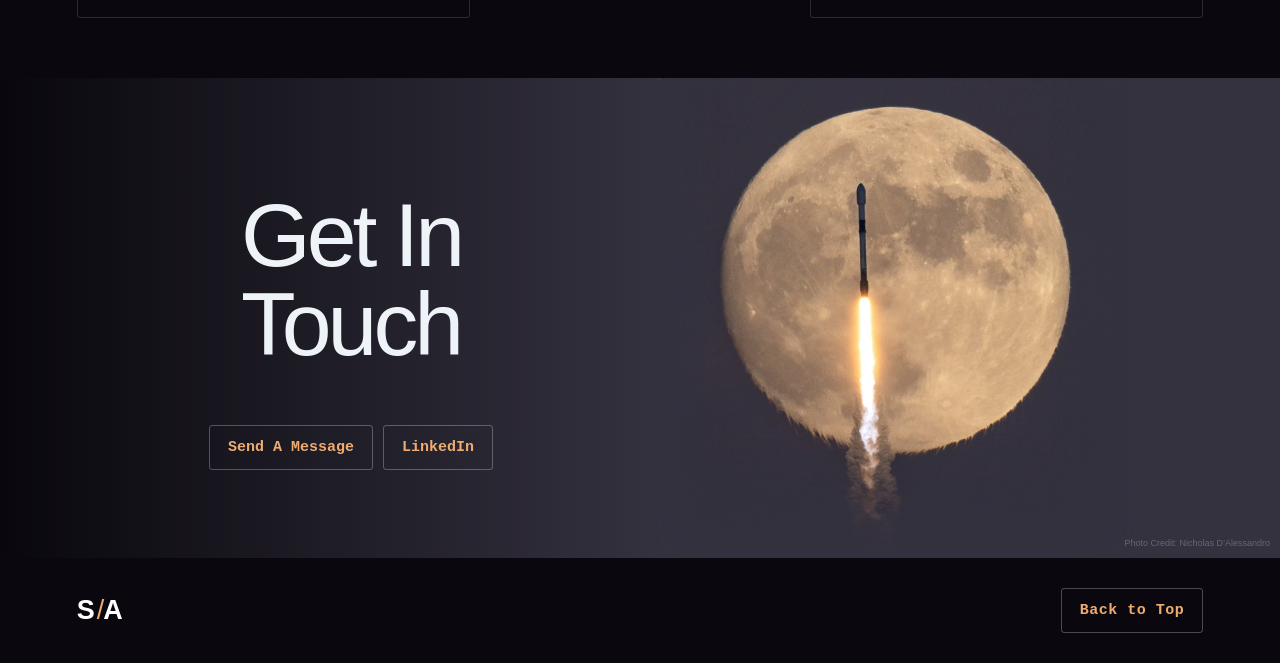
<file: projects/nyu-alma-mater.html>
<!doctype html>
<html lang="en"><head><meta charset="utf-8"><meta name="viewport" content="width=device-width,initial-scale=1">
<meta name="theme-color" content="#060b14"><meta name="description" content="Sebastian Abreu’s engineering, aerospace, robotics, research, and creative portfolio.">
<title>NYU Alma Mater Production — Sebastian Abreu</title><link rel="icon" href="../favicon.svg" type="image/svg+xml">
<link rel="stylesheet" href="../styles.css?v=492b86717619"><script src="../site.js?v=a2e1b18b4793" defer></script></head><body class="page-project" id="top"><a class="skip-link" href="#main">Skip to content</a><div class="progress" aria-hidden="true"></div>
<div class="space-glow" aria-hidden="true"></div><canvas id="starfield" class="starfield" aria-hidden="true"></canvas>
<header class="site-header"><div class="wrap header-inner">
<a class="wordmark" href="../index.html" aria-label="Sebastian Abreu — home"><span class="monogram">S<i>/</i>A</span><span class="wordmark-label">Showcase Portfolio</span></a>
<button class="menu-button" aria-expanded="false" aria-controls="site-nav" type="button">Menu</button>
<nav class="site-nav" id="site-nav" aria-label="Main navigation"><a href="../index.html#profile">Profile</a><a href="../index.html#projects">Projects</a><a href="../index.html#media">In the Media</a><a class="contact-nav" href="../index.html#contact">Get In Touch</a></nav>
</div></header><main id="main"><div class="wrap"><section class="project-heading"><a class="back-link" href="../index.html#media" aria-label="Back to media">←</a><h1 class="" data-source-section="9" data-source-block="0">NYU Alma Mater Production</h1><p class="project-year">2022</p></section><section class="project-story" aria-label="Project details from original section 12"><div class="story-layout"><div class="story-copy"><p class="verbatim" data-source-section="12" data-source-block="0"><span class="copy-paragraph">The video also won the 2022 CASE Gold Circle of Excellence Award! CASE (Council for the Advancement and Support of Education) is a respected organization that supports university administration.
</span></p><p class="verbatim short-label" data-source-section="12" data-source-block="2"><a href="https://www.case.org/awards/circle-excellence/2023/nyu-alma-mater-video" target="_blank" rel="noopener noreferrer"><span class="copy-paragraph">NYU Alma Mater Video CASE Award Webpage
</span></a></p><p class="verbatim" data-source-section="12" data-source-block="3"><span class="copy-paragraph">It successfully blends education and entertainment, providing a captivating and informative experience. Well-made and enjoyable piece. The revival of the past is skillfully executed, immersing the audience in a delightful journey through history. The outstanding creativity and impeccable execution of the project are truly commendable. Piece masterfully combines educational value, entertainment, and exceptional creativity.
</span></p><p class="verbatim" data-source-section="12" data-source-block="4"><span class="copy-paragraph">Sebastian stared in a video, New York University’s Alma Mater, produced by NYU Relations &amp; Public Affairs. It has been presented at every NYU All-University Commencement since 2022.
</span></p></div><div class="media-grid single"><figure style="--media-width:800.00px" class="media-item"><a class="external-media" href="https://vimeo.com/nyumediaproduction/review/709648541/1f9d6e58a1" target="_blank" rel="noopener noreferrer"><img src="../assets/images/nyu-alma-mater-video-thumbnail.jpg" alt="Original thumbnail for New York University’s Alma Mater video" loading="lazy" width="1710" height="967"></a><figcaption><a href="https://vimeo.com/nyumediaproduction/review/709648541/1f9d6e58a1" target="_blank" rel="noopener noreferrer">Click to watch Sebastian talk (&amp; sing) about NYU’s Alma Mater!</a></figcaption></figure></div></div></section><nav class="project-pagination" aria-label="More media"><a href="nyu-marketing.html?v=25cfdfaf"><span class="mono muted">Previous media</span><p>NYU Marketing Material</p></a><a href="nyu-commencement.html?v=25cfdfaf"><span class="mono muted">Next media</span><p>NYU Commencement Interview</p></a></nav></div><section class="contact" id="contact" aria-labelledby="contact-title"><img class="contact-photo" src="../assets/images/rocket-launch-moon-nicholas-dalessandro.jpg" alt="Rocket launch silhouetted against the Moon; photo by Nicholas D’Alessandro" loading="lazy" width="1774" height="926"><div class="wrap contact-inner"><h2 id="contact-title">Get In<br>Touch</h2><div class="social-links"><button type="button" data-open-contact aria-haspopup="dialog" aria-controls="contact-dialog">Send A Message</button><a href="https://www.linkedin.com/in/sebastianabreu/" target="_blank" rel="noopener noreferrer">LinkedIn</a></div></div><p class="photo-credit">Photo Credit: Nicholas D’Alessandro</p>
<dialog id="contact-dialog" class="contact-dialog" aria-labelledby="form-title"><button type="button" class="contact-close" data-close-contact aria-label="Close contact form"><span aria-hidden="true">×</span></button><h2 id="form-title">Let’s Talk</h2><form class="contact-form" method="post" action="https://formspree.io/f/mwllpezw" aria-describedby="contact-status"><label for="contact-name">Name<input id="contact-name" name="name" autocomplete="name" autofocus required maxlength="120"></label><label for="contact-email">Your Email<input id="contact-email" name="email" type="email" autocomplete="email" required maxlength="254"></label><label for="contact-message">Message<textarea id="contact-message" name="message" rows="5" required maxlength="5000"></textarea></label><p id="contact-status" class="contact-status" role="status" aria-live="polite"></p><button type="submit">Send Message</button><p class="contact-privacy">Your details will only be used to respond to your message</p></form></dialog><noscript><p class="contact-no-script">Please enable JavaScript to open the contact form, or contact me on LinkedIn.</p></noscript></section></main><footer class="wrap footer"><a href="../index.html" aria-label="Sebastian Abreu — home"><span class="monogram">S<i>/</i>A</span></a><div class="footer-right"><a href="#top">Back to Top</a></div></footer><dialog class="lightbox" id="lightbox" aria-label="Enlarged project image"><button type="button" autofocus aria-label="Close enlarged image">Close</button><img alt=""><p></p></dialog></body></html>
</file>
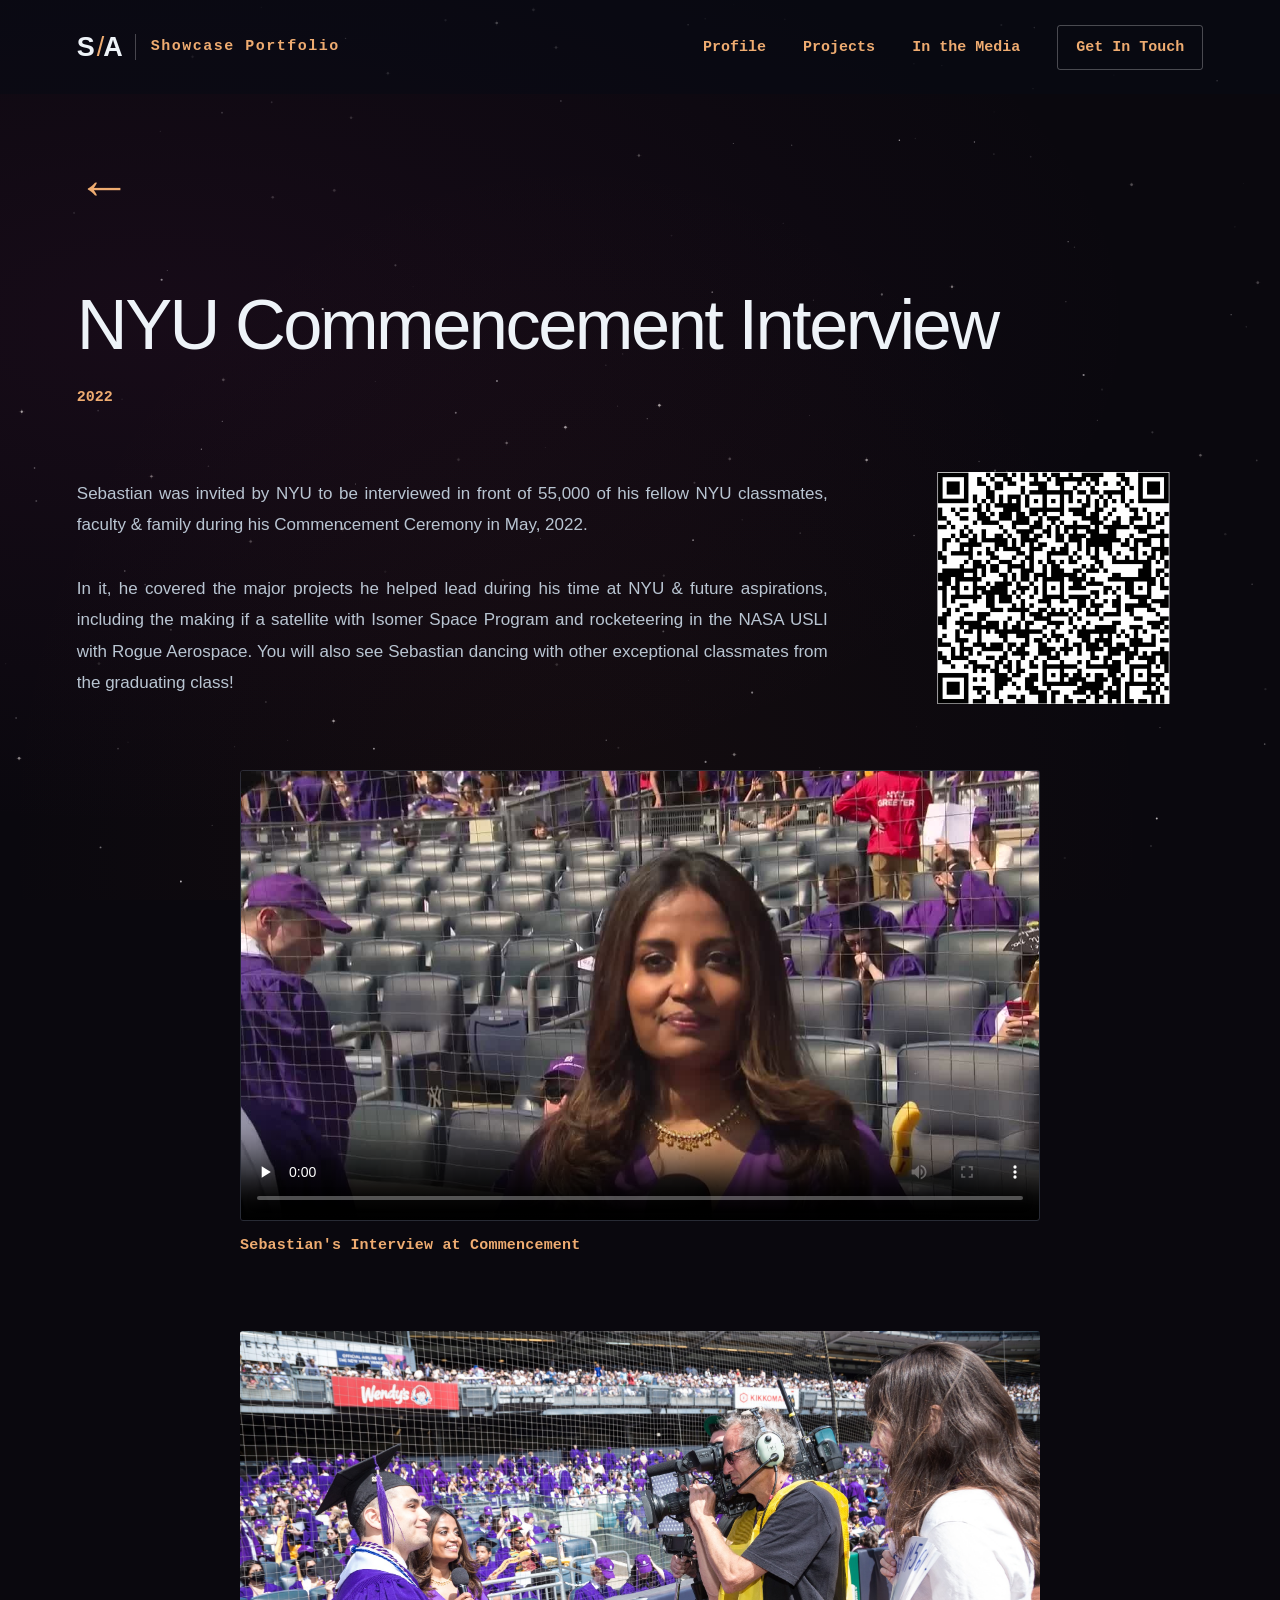
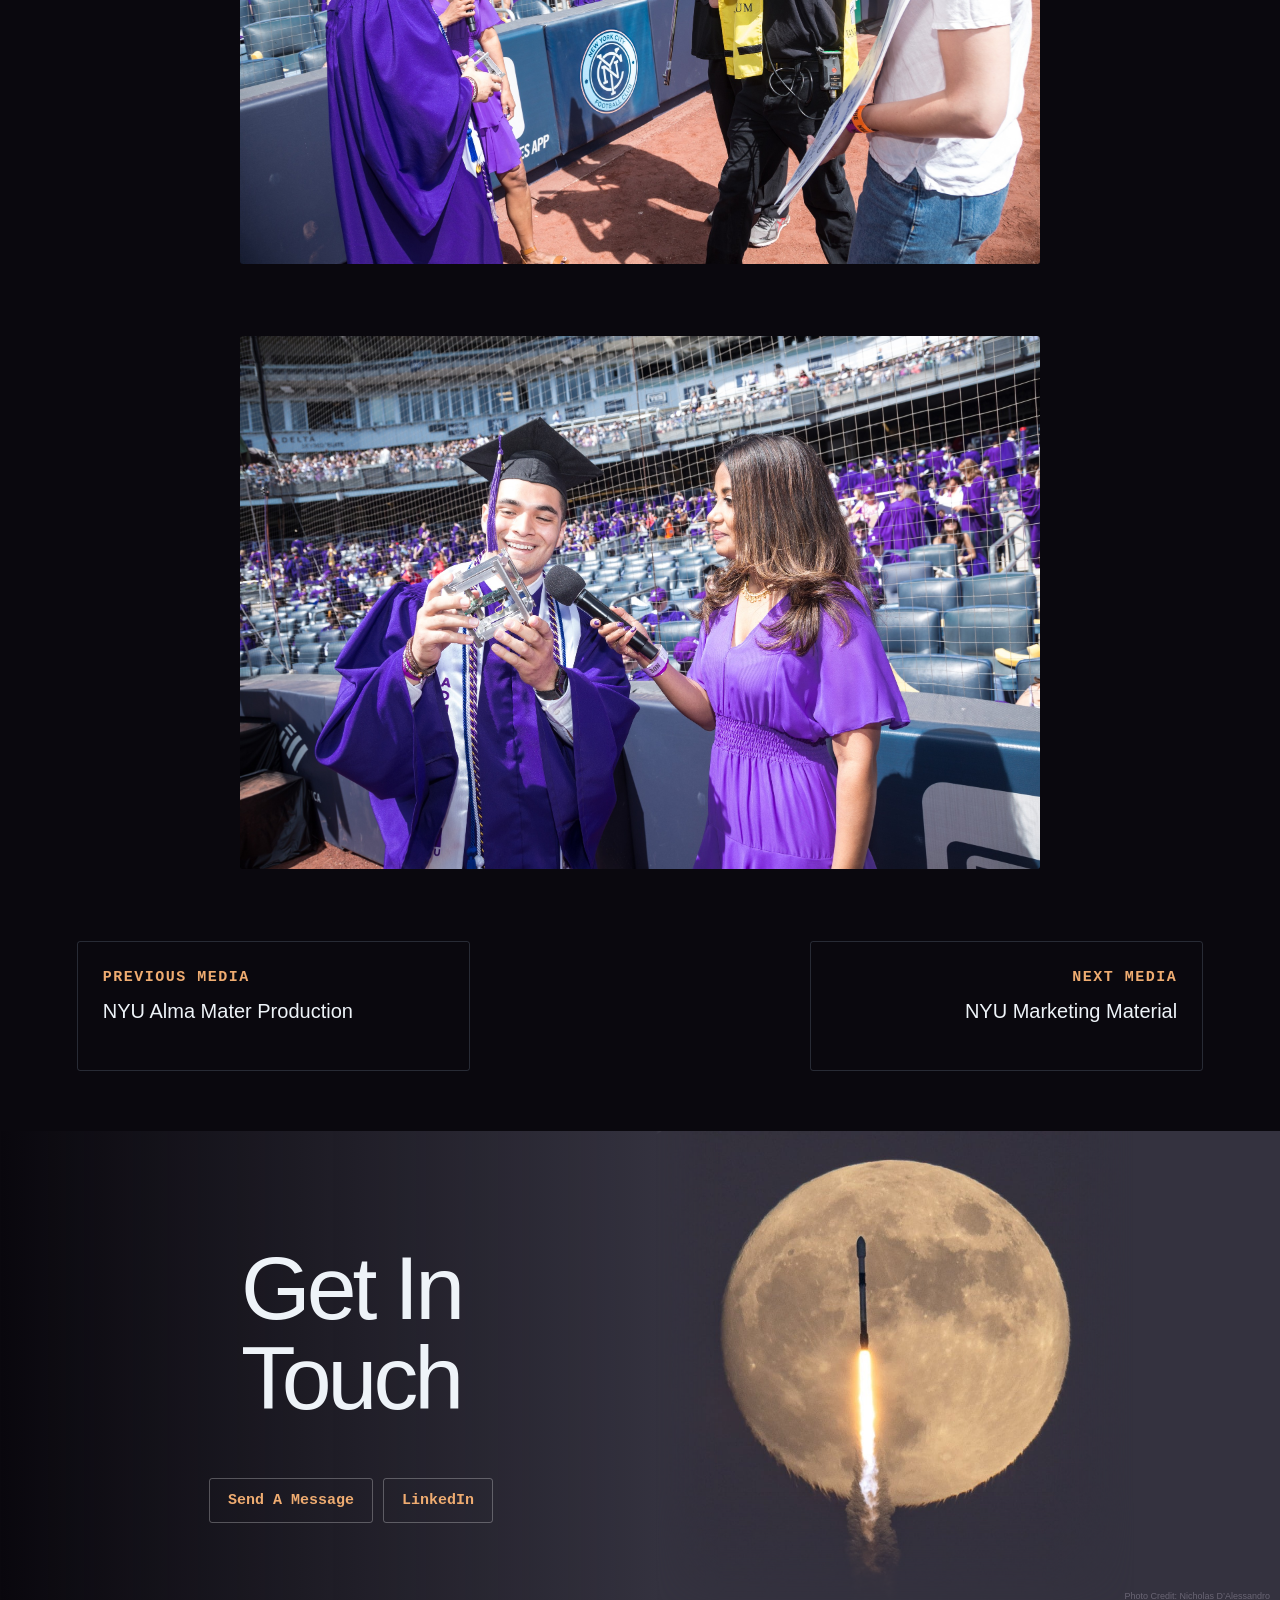
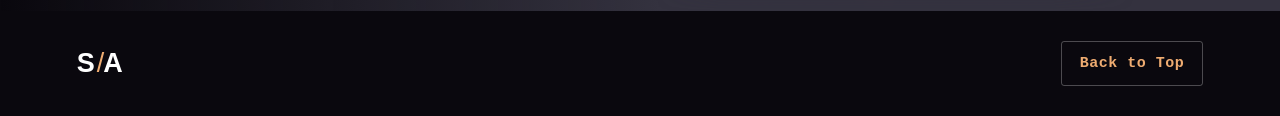
<file: projects/nyu-commencement.html>
<!doctype html>
<html lang="en"><head><meta charset="utf-8"><meta name="viewport" content="width=device-width,initial-scale=1">
<meta name="theme-color" content="#060b14"><meta name="description" content="Sebastian Abreu’s engineering, aerospace, robotics, research, and creative portfolio.">
<title>NYU Commencement Interview — Sebastian Abreu</title><link rel="icon" href="../favicon.svg" type="image/svg+xml">
<link rel="stylesheet" href="../styles.css?v=492b86717619"><script src="../site.js?v=a2e1b18b4793" defer></script></head><body class="page-project" id="top"><a class="skip-link" href="#main">Skip to content</a><div class="progress" aria-hidden="true"></div>
<div class="space-glow" aria-hidden="true"></div><canvas id="starfield" class="starfield" aria-hidden="true"></canvas>
<header class="site-header"><div class="wrap header-inner">
<a class="wordmark" href="../index.html" aria-label="Sebastian Abreu — home"><span class="monogram">S<i>/</i>A</span><span class="wordmark-label">Showcase Portfolio</span></a>
<button class="menu-button" aria-expanded="false" aria-controls="site-nav" type="button">Menu</button>
<nav class="site-nav" id="site-nav" aria-label="Main navigation"><a href="../index.html#profile">Profile</a><a href="../index.html#projects">Projects</a><a href="../index.html#media">In the Media</a><a class="contact-nav" href="../index.html#contact">Get In Touch</a></nav>
</div></header><main id="main"><div class="wrap"><section class="project-heading"><a class="back-link" href="../index.html#media" aria-label="Back to media">←</a><h1 class="" data-source-section="7" data-source-block="1">NYU Commencement  Interview
</h1><p class="project-year" data-source-section="7" data-source-block="3">2022
</p></section><section class="project-story" aria-label="Project details from original section 7"><div class="story-layout"><div class="commencement-intro"><div class="story-copy"><p class="verbatim" data-source-section="7" data-source-block="0"><span class="copy-paragraph">Sebastian was invited by NYU to be interviewed in front of 55,000 of his fellow NYU classmates, faculty &amp; family during his Commencement Ceremony in May, 2022.
</span></p><p class="verbatim" data-source-section="7" data-source-block="2"><span class="copy-paragraph">In it, he covered the major projects he helped lead during his time at NYU &amp; future aspirations, including the making if a satellite with Isomer Space Program and rocketeering in the NASA USLI with Rogue Aerospace. You will also see Sebastian dancing with other exceptional classmates from the graduating class!
</span></p></div><figure class="media-item qr-item"><a class="image-button" href="https://www.linkedin.com/posts/new-york-university_sebastian-abreu-ugcPost-6943200630823923712-mlTr?utm_source=linkedin_share&amp;utm_medium=member_desktop_web" target="_blank" rel="noopener noreferrer"><img src="../assets/qr-codes/nyu-commencement-linkedin-qr.png" alt="QR code linking to NYU’s LinkedIn post featuring Sebastian" loading="lazy" width="1764" height="1764"></a></figure></div><div class="media-grid"><figure style="--media-width:800.00px" class="media-item"><video controls playsinline preload="none" poster="../assets/posters/nyu-commencement-interview-full.jpg" aria-label="NYU commencement interview and performance"><source src="../assets/web-videos/nyu-commencement-interview-full.mp4" type="video/mp4"><a href="../assets/web-videos/nyu-commencement-interview-full.mp4">Watch video</a></video><figcaption>Sebastian&#x27;s Interview at Commencement</figcaption></figure><figure style="--media-width:800.00px" class="media-item"><button class="image-button" type="button" data-lightbox="../assets/images/nyu-commencement-stadium-interview.jpg" aria-label="Enlarge image: Sebastian interviewed during NYU commencement at Yankee Stadium"><img src="../assets/images/nyu-commencement-stadium-interview.jpg" alt="Sebastian interviewed during NYU commencement at Yankee Stadium" loading="lazy" width="2400" height="1599"></button></figure><figure style="--media-width:800.00px" class="media-item"><button class="image-button" type="button" data-lightbox="../assets/images/nyu-commencement-interview-closeup.jpg" aria-label="Enlarge image: Sebastian speaking into a microphone at NYU commencement"><img src="../assets/images/nyu-commencement-interview-closeup.jpg" alt="Sebastian speaking into a microphone at NYU commencement" loading="lazy" width="2400" height="1599"></button></figure></div></div></section><nav class="project-pagination" aria-label="More media"><a href="nyu-alma-mater.html?v=25cfdfaf"><span class="mono muted">Previous media</span><p>NYU Alma Mater Production</p></a><a href="nyu-marketing.html?v=25cfdfaf"><span class="mono muted">Next media</span><p>NYU Marketing Material</p></a></nav></div><section class="contact" id="contact" aria-labelledby="contact-title"><img class="contact-photo" src="../assets/images/rocket-launch-moon-nicholas-dalessandro.jpg" alt="Rocket launch silhouetted against the Moon; photo by Nicholas D’Alessandro" loading="lazy" width="1774" height="926"><div class="wrap contact-inner"><h2 id="contact-title">Get In<br>Touch</h2><div class="social-links"><button type="button" data-open-contact aria-haspopup="dialog" aria-controls="contact-dialog">Send A Message</button><a href="https://www.linkedin.com/in/sebastianabreu/" target="_blank" rel="noopener noreferrer">LinkedIn</a></div></div><p class="photo-credit">Photo Credit: Nicholas D’Alessandro</p>
<dialog id="contact-dialog" class="contact-dialog" aria-labelledby="form-title"><button type="button" class="contact-close" data-close-contact aria-label="Close contact form"><span aria-hidden="true">×</span></button><h2 id="form-title">Let’s Talk</h2><form class="contact-form" method="post" action="https://formspree.io/f/mwllpezw" aria-describedby="contact-status"><label for="contact-name">Name<input id="contact-name" name="name" autocomplete="name" autofocus required maxlength="120"></label><label for="contact-email">Your Email<input id="contact-email" name="email" type="email" autocomplete="email" required maxlength="254"></label><label for="contact-message">Message<textarea id="contact-message" name="message" rows="5" required maxlength="5000"></textarea></label><p id="contact-status" class="contact-status" role="status" aria-live="polite"></p><button type="submit">Send Message</button><p class="contact-privacy">Your details will only be used to respond to your message</p></form></dialog><noscript><p class="contact-no-script">Please enable JavaScript to open the contact form, or contact me on LinkedIn.</p></noscript></section></main><footer class="wrap footer"><a href="../index.html" aria-label="Sebastian Abreu — home"><span class="monogram">S<i>/</i>A</span></a><div class="footer-right"><a href="#top">Back to Top</a></div></footer><dialog class="lightbox" id="lightbox" aria-label="Enlarged project image"><button type="button" autofocus aria-label="Close enlarged image">Close</button><img alt=""><p></p></dialog></body></html>
</file>
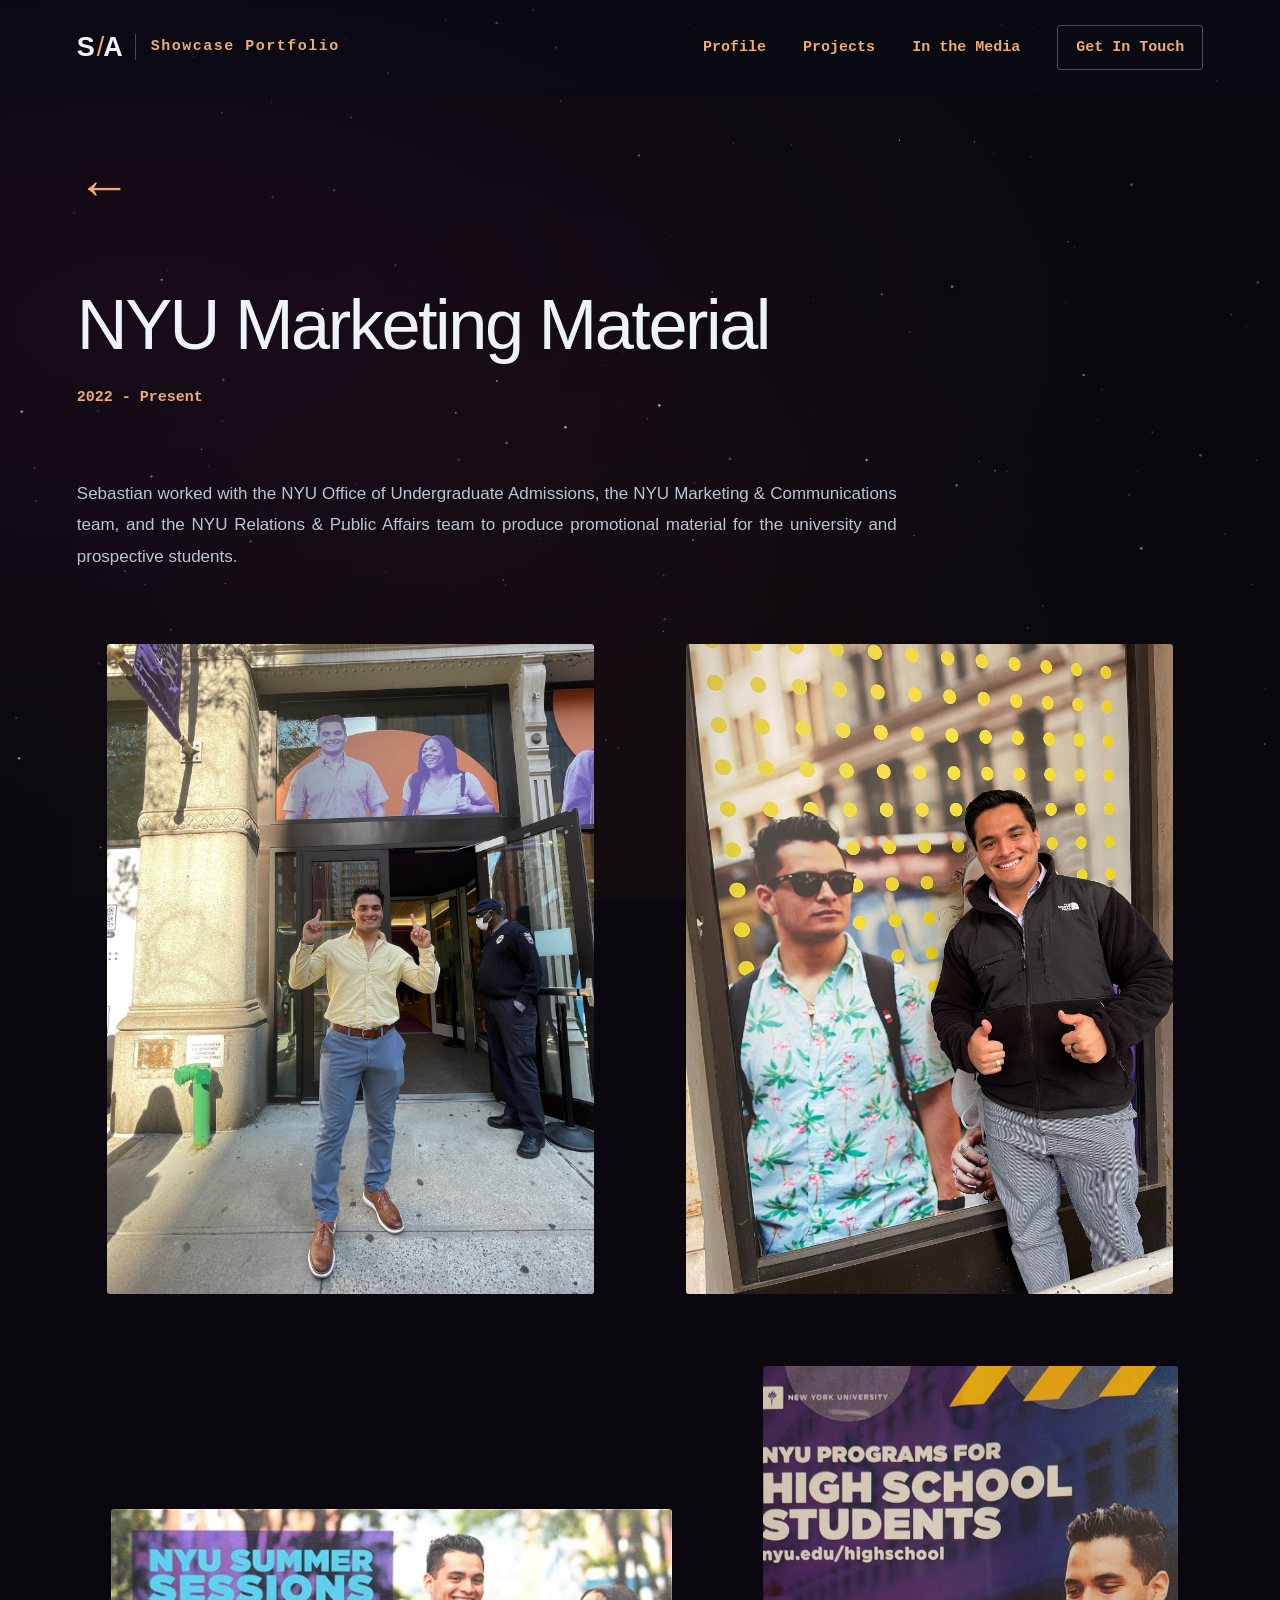
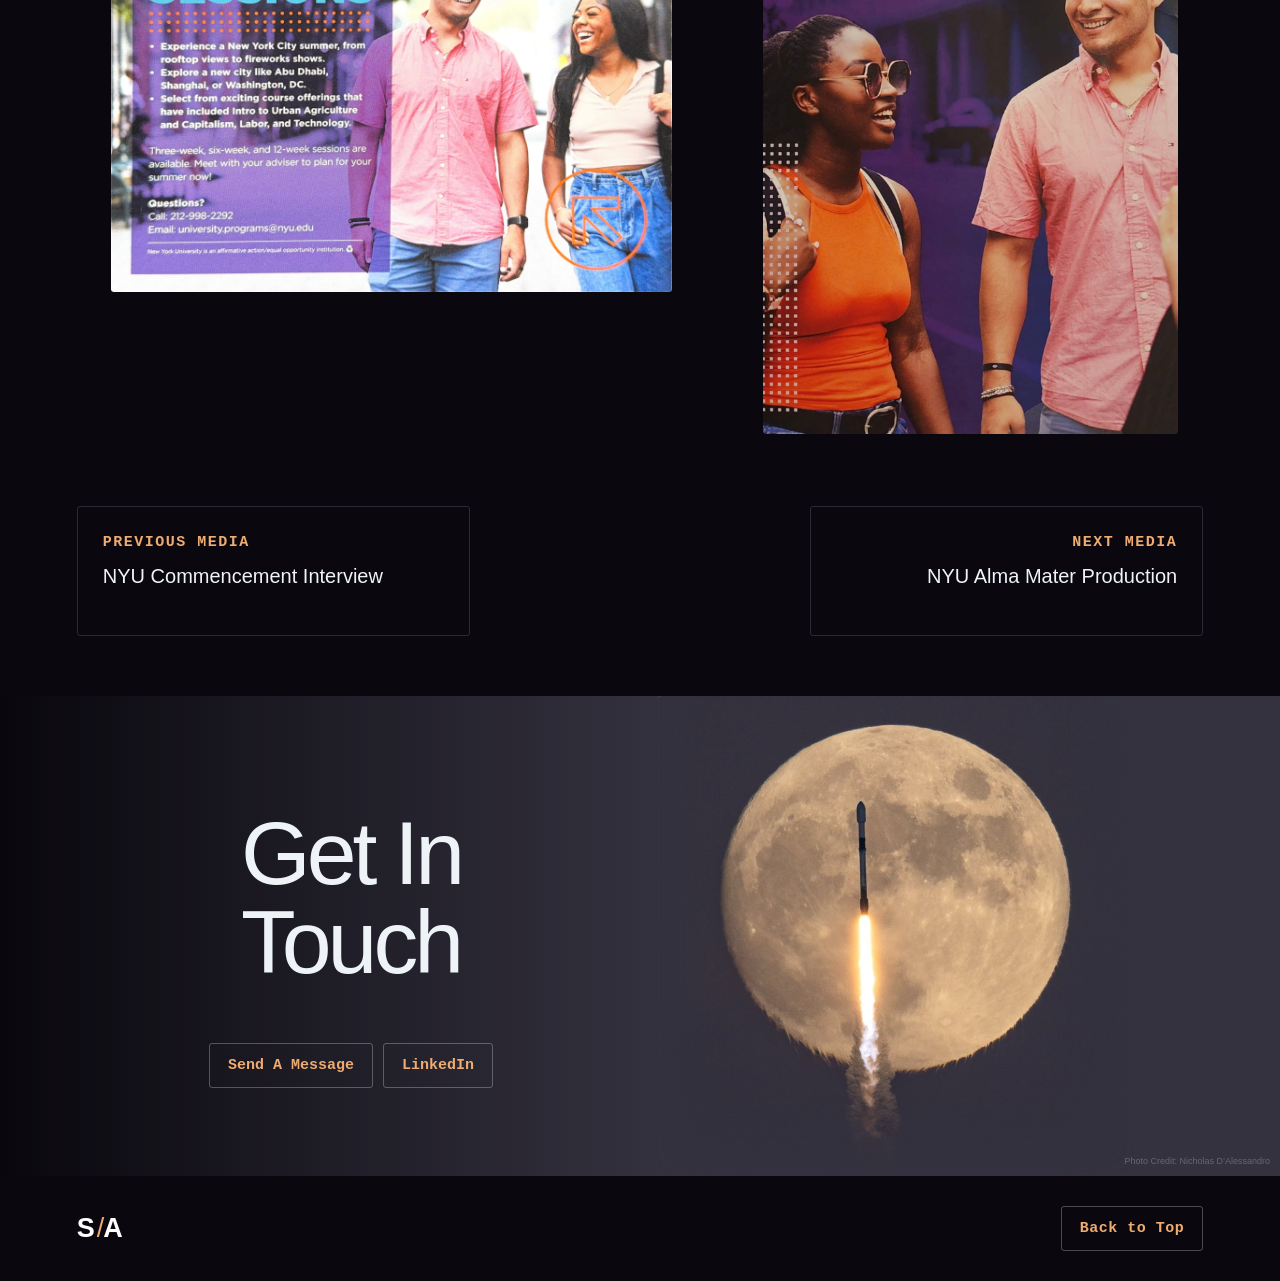
<file: projects/nyu-marketing.html>
<!doctype html>
<html lang="en"><head><meta charset="utf-8"><meta name="viewport" content="width=device-width,initial-scale=1">
<meta name="theme-color" content="#060b14"><meta name="description" content="Sebastian Abreu’s engineering, aerospace, robotics, research, and creative portfolio.">
<title>NYU Marketing Material — Sebastian Abreu</title><link rel="icon" href="../favicon.svg" type="image/svg+xml">
<link rel="stylesheet" href="../styles.css?v=492b86717619"><script src="../site.js?v=a2e1b18b4793" defer></script></head><body class="page-project" id="top"><a class="skip-link" href="#main">Skip to content</a><div class="progress" aria-hidden="true"></div>
<div class="space-glow" aria-hidden="true"></div><canvas id="starfield" class="starfield" aria-hidden="true"></canvas>
<header class="site-header"><div class="wrap header-inner">
<a class="wordmark" href="../index.html" aria-label="Sebastian Abreu — home"><span class="monogram">S<i>/</i>A</span><span class="wordmark-label">Showcase Portfolio</span></a>
<button class="menu-button" aria-expanded="false" aria-controls="site-nav" type="button">Menu</button>
<nav class="site-nav" id="site-nav" aria-label="Main navigation"><a href="../index.html#profile">Profile</a><a href="../index.html#projects">Projects</a><a href="../index.html#media">In the Media</a><a class="contact-nav" href="../index.html#contact">Get In Touch</a></nav>
</div></header><main id="main"><div class="wrap"><section class="project-heading"><a class="back-link" href="../index.html#media" aria-label="Back to media">←</a><h1 class="" data-source-section="9" data-source-block="0">NYU Marketing Material
</h1><p class="project-year" data-source-section="9" data-source-block="3">2022 - Present
</p></section><section class="project-story" aria-label="Project details from original section 9"><div class="story-layout"><div class="story-copy"><p class="verbatim" data-source-section="9" data-source-block="1"><span class="copy-paragraph">Sebastian worked with the NYU Office of Undergraduate Admissions, the NYU Marketing &amp; Communications team, and the NYU Relations &amp; Public Affairs team to produce promotional material for the university and prospective students.
</span></p></div><div class="media-grid marketing-pair marketing-portraits"><figure style="--media-width:487.50px" class="media-item"><button class="image-button" type="button" data-lightbox="../assets/images/nyu-bonomi-admissions-center-entrance.jpg" aria-label="Enlarge image: Sebastian outside the NYU Bonomi Family Admissions Center"><img src="../assets/images/nyu-bonomi-admissions-center-entrance.jpg" alt="Sebastian outside the NYU Bonomi Family Admissions Center" loading="lazy" width="1800" height="2400"></button></figure><figure style="--media-width:487.50px" class="media-item"><button class="image-button" type="button" data-lightbox="../assets/images/nyu-admissions-center-sebastian-display.jpg" aria-label="Enlarge image: Sebastian beside his photograph on the admissions center door"><img src="../assets/images/nyu-admissions-center-sebastian-display.jpg" alt="Sebastian beside his photograph on the admissions center door" loading="lazy" width="1800" height="2400"></button></figure></div></div></section><section class="project-story" aria-label="Project details from original section 10"><div class="story-layout"><div class="media-grid marketing-pair marketing-print"><figure style="--media-width:800.00px" class="media-item"><button class="image-button" type="button" data-lightbox="../assets/images/nyu-summer-sessions-postcard.jpg" aria-label="Enlarge image: NYU Summer Sessions promotional postcard featuring Sebastian"><img src="../assets/images/nyu-summer-sessions-postcard.jpg" alt="NYU Summer Sessions promotional postcard featuring Sebastian" loading="lazy" width="2400" height="1640"></button></figure><figure style="--media-width:403.32px" class="media-item"><button class="image-button" type="button" data-lightbox="../assets/images/nyu-high-school-students-booklet.jpg" aria-label="Enlarge image: NYU promotional booklet for high school students"><img src="../assets/images/nyu-high-school-students-booklet.jpg" alt="NYU promotional booklet for high school students" loading="lazy" width="1223" height="1971"></button></figure></div></div></section><nav class="project-pagination" aria-label="More media"><a href="nyu-commencement.html?v=25cfdfaf"><span class="mono muted">Previous media</span><p>NYU Commencement Interview</p></a><a href="nyu-alma-mater.html?v=25cfdfaf"><span class="mono muted">Next media</span><p>NYU Alma Mater Production</p></a></nav></div><section class="contact" id="contact" aria-labelledby="contact-title"><img class="contact-photo" src="../assets/images/rocket-launch-moon-nicholas-dalessandro.jpg" alt="Rocket launch silhouetted against the Moon; photo by Nicholas D’Alessandro" loading="lazy" width="1774" height="926"><div class="wrap contact-inner"><h2 id="contact-title">Get In<br>Touch</h2><div class="social-links"><button type="button" data-open-contact aria-haspopup="dialog" aria-controls="contact-dialog">Send A Message</button><a href="https://www.linkedin.com/in/sebastianabreu/" target="_blank" rel="noopener noreferrer">LinkedIn</a></div></div><p class="photo-credit">Photo Credit: Nicholas D’Alessandro</p>
<dialog id="contact-dialog" class="contact-dialog" aria-labelledby="form-title"><button type="button" class="contact-close" data-close-contact aria-label="Close contact form"><span aria-hidden="true">×</span></button><h2 id="form-title">Let’s Talk</h2><form class="contact-form" method="post" action="https://formspree.io/f/mwllpezw" aria-describedby="contact-status"><label for="contact-name">Name<input id="contact-name" name="name" autocomplete="name" autofocus required maxlength="120"></label><label for="contact-email">Your Email<input id="contact-email" name="email" type="email" autocomplete="email" required maxlength="254"></label><label for="contact-message">Message<textarea id="contact-message" name="message" rows="5" required maxlength="5000"></textarea></label><p id="contact-status" class="contact-status" role="status" aria-live="polite"></p><button type="submit">Send Message</button><p class="contact-privacy">Your details will only be used to respond to your message</p></form></dialog><noscript><p class="contact-no-script">Please enable JavaScript to open the contact form, or contact me on LinkedIn.</p></noscript></section></main><footer class="wrap footer"><a href="../index.html" aria-label="Sebastian Abreu — home"><span class="monogram">S<i>/</i>A</span></a><div class="footer-right"><a href="#top">Back to Top</a></div></footer><dialog class="lightbox" id="lightbox" aria-label="Enlarged project image"><button type="button" autofocus aria-label="Close enlarged image">Close</button><img alt=""><p></p></dialog></body></html>
</file>
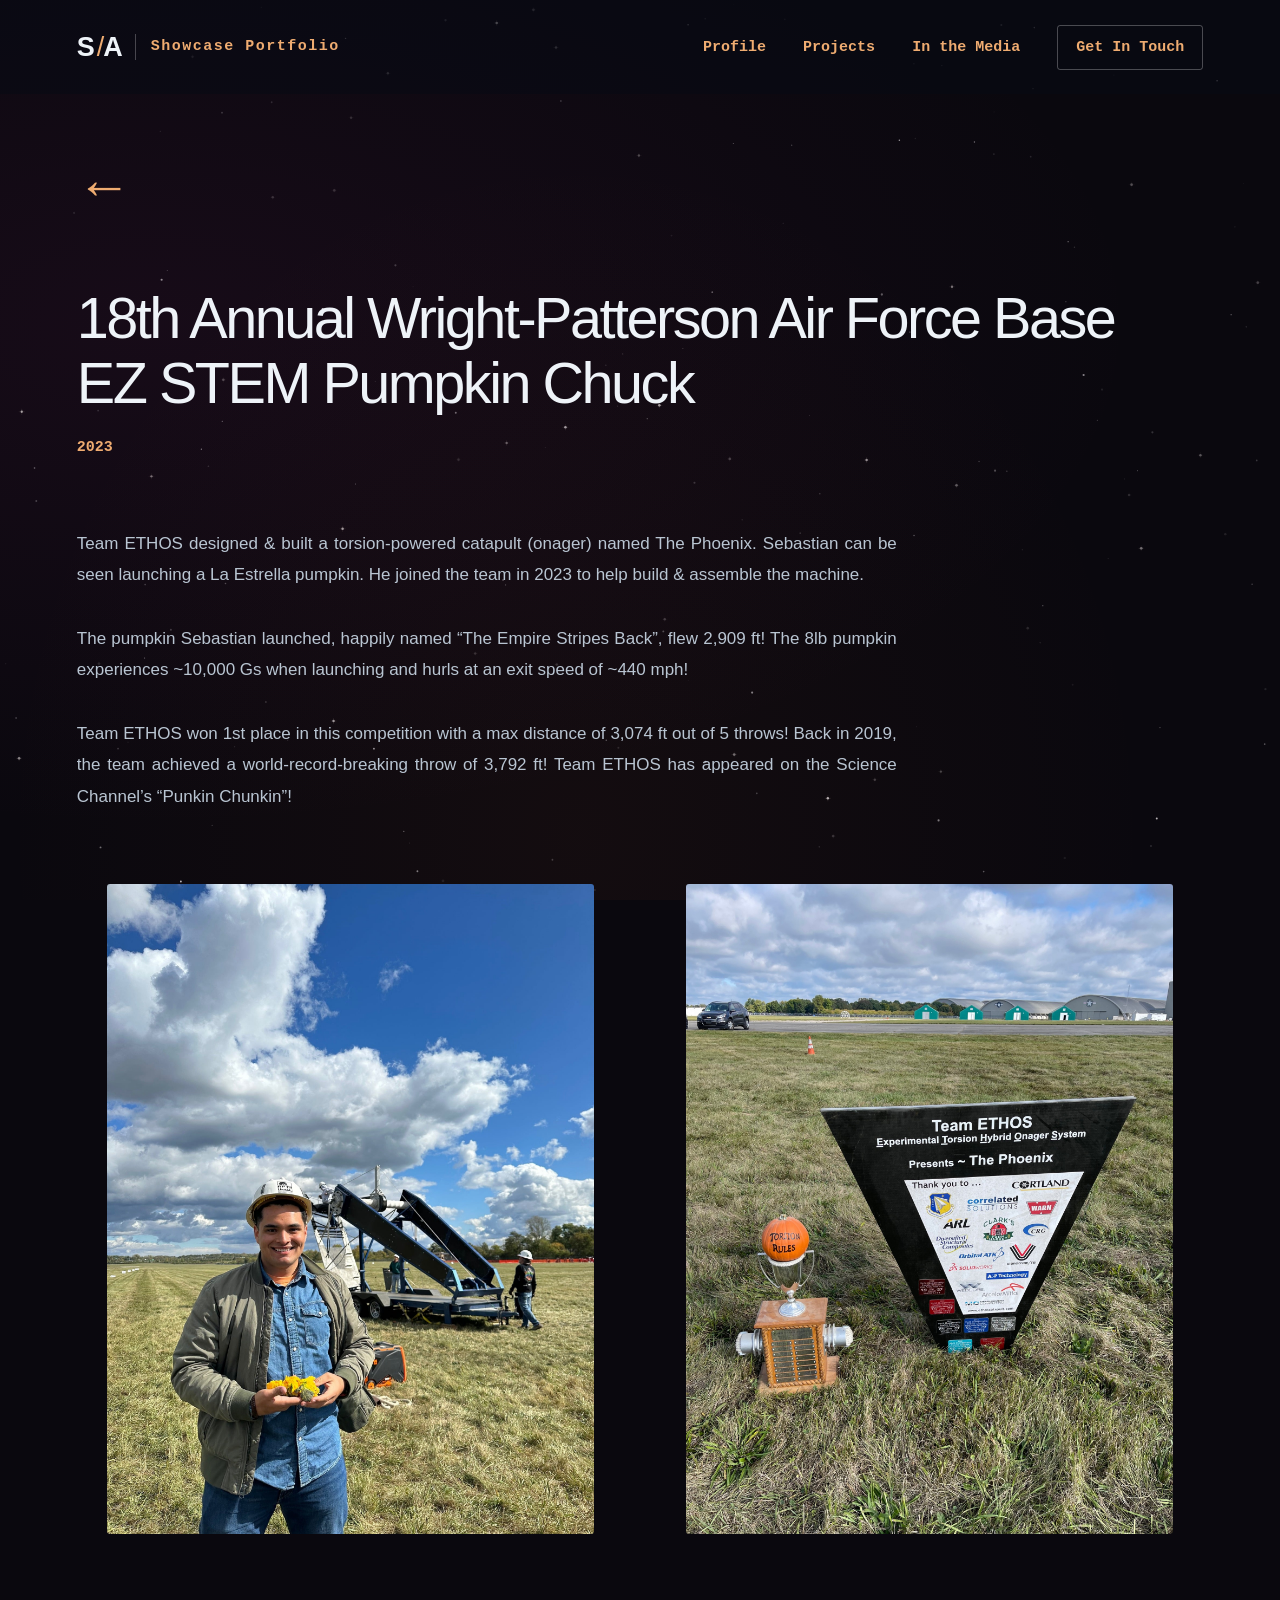
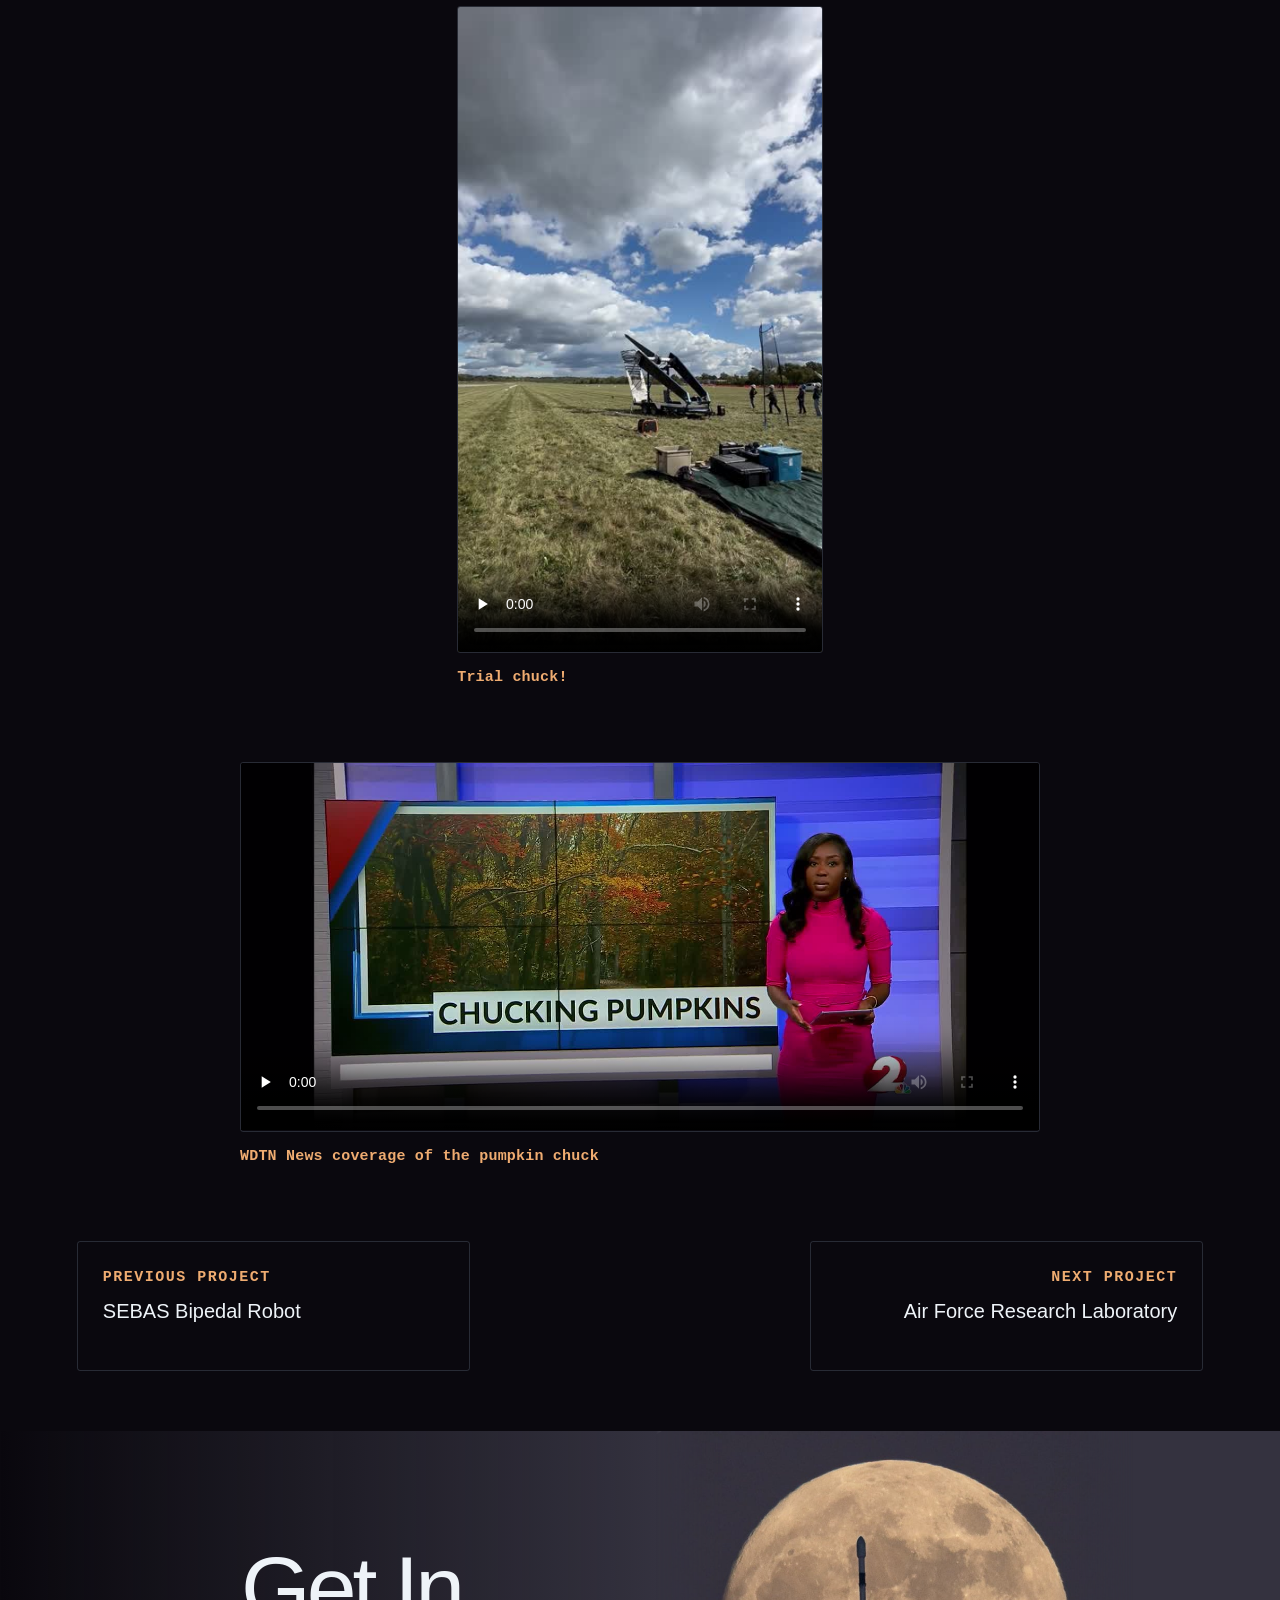
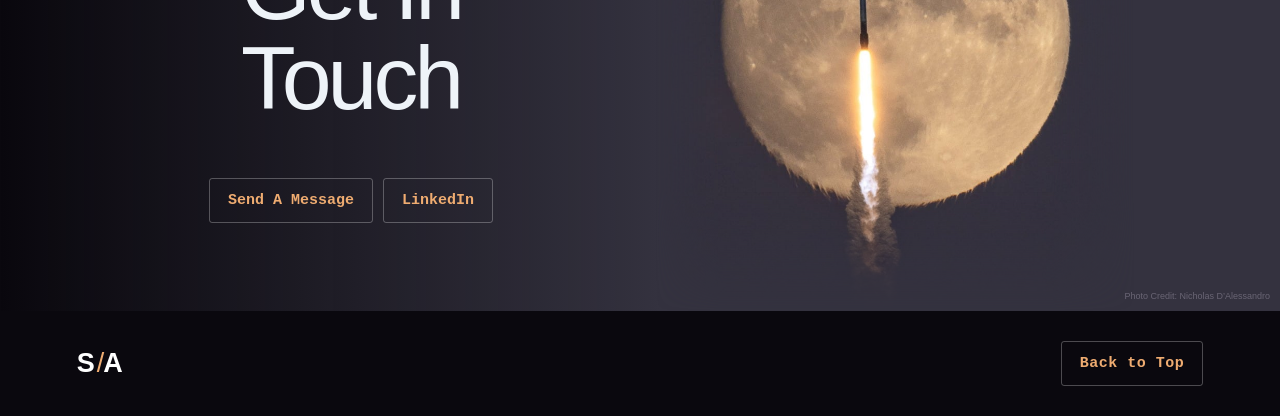
<file: projects/pumpkin-chuck.html>
<!doctype html>
<html lang="en"><head><meta charset="utf-8"><meta name="viewport" content="width=device-width,initial-scale=1">
<meta name="theme-color" content="#060b14"><meta name="description" content="Sebastian Abreu’s engineering, aerospace, robotics, research, and creative portfolio.">
<title>The Phoenix · Pumpkin Chuck — Sebastian Abreu</title><link rel="icon" href="../favicon.svg" type="image/svg+xml">
<link rel="stylesheet" href="../styles.css?v=492b86717619"><script src="../site.js?v=a2e1b18b4793" defer></script></head><body class="page-project" id="top"><a class="skip-link" href="#main">Skip to content</a><div class="progress" aria-hidden="true"></div>
<div class="space-glow" aria-hidden="true"></div><canvas id="starfield" class="starfield" aria-hidden="true"></canvas>
<header class="site-header"><div class="wrap header-inner">
<a class="wordmark" href="../index.html" aria-label="Sebastian Abreu — home"><span class="monogram">S<i>/</i>A</span><span class="wordmark-label">Showcase Portfolio</span></a>
<button class="menu-button" aria-expanded="false" aria-controls="site-nav" type="button">Menu</button>
<nav class="site-nav" id="site-nav" aria-label="Main navigation"><a href="../index.html#profile">Profile</a><a href="../index.html#projects">Projects</a><a href="../index.html#media">In the Media</a><a class="contact-nav" href="../index.html#contact">Get In Touch</a></nav>
</div></header><main id="main"><div class="wrap"><section class="project-heading"><a class="back-link" href="../index.html#projects" aria-label="Back to all projects">←</a><h1 class="long-title" data-source-section="5" data-source-block="0">18th Annual Wright-Patterson Air Force Base EZ STEM Pumpkin Chuck
</h1><p class="project-year" data-source-section="5" data-source-block="4">2023
</p></section><section class="project-story" aria-label="Project details from original section 5"><div class="story-layout"><div class="story-copy"><p class="verbatim" data-source-section="5" data-source-block="1"><span class="copy-paragraph">Team ETHOS designed &amp; built a torsion-powered catapult (onager) named The Phoenix. Sebastian can be seen launching a La Estrella pumpkin. He joined the team in 2023 to help build &amp; assemble the machine.
</span></p><p class="verbatim" data-source-section="5" data-source-block="2"><span class="copy-paragraph">The pumpkin Sebastian launched, happily named “The Empire Stripes Back”, flew 2,909 ft! The 8lb pumpkin experiences ~10,000 Gs when launching and hurls at an exit speed of ~440 mph!
</span></p><p class="verbatim" data-source-section="5" data-source-block="3"><span class="copy-paragraph">Team ETHOS won 1st place in this competition with a max distance of 3,074 ft out of 5 throws! Back in 2019, the team achieved a  world-record-breaking throw of 3,792 ft! Team ETHOS has appeared on the Science Channel’s “Punkin Chunkin”!
</span></p></div><div class="media-grid pumpkin-media"><figure style="--media-width:487.50px" class="media-item"><button class="image-button" type="button" data-lightbox="../assets/images/pumpkin-chuck-sebastian-phoenix-catapult.jpg" aria-label="Enlarge image: Sebastian with the Phoenix catapult at the pumpkin chuck"><img src="../assets/images/pumpkin-chuck-sebastian-phoenix-catapult.jpg" alt="Sebastian with the Phoenix catapult at the pumpkin chuck" loading="lazy" width="1800" height="2400"></button></figure><figure style="--media-width:487.50px" class="media-item"><button class="image-button" type="button" data-lightbox="../assets/images/pumpkin-chuck-ethos-competition-display.jpg" aria-label="Enlarge image: Team ETHOS pumpkin chuck competition display"><img src="../assets/images/pumpkin-chuck-ethos-competition-display.jpg" alt="Team ETHOS pumpkin chuck competition display" loading="lazy" width="1800" height="2400"></button></figure><figure style="--media-width:365.62px" class="media-item portrait"><video controls playsinline preload="none" poster="../assets/posters/pumpkin-chuck-launch.jpg" aria-label="Sebastian launching a pumpkin with the Phoenix catapult"><source src="../assets/videos/pumpkin-chuck-launch.mp4" type="video/mp4"><a href="../assets/videos/pumpkin-chuck-launch.mp4">Watch video</a></video><figcaption>Trial chuck!</figcaption></figure></div></div></section><section class="project-story" aria-label="Project details from original section 6"><div class="story-layout"><div class="media-grid single"><figure style="--media-width:800.00px" class="media-item"><video controls playsinline preload="none" poster="../assets/posters/pumpkin-chuck-wdtn-news.jpg" aria-label="WDTN News coverage of the pumpkin chuck"><source src="../assets/web-videos/pumpkin-chuck-wdtn-news.mp4" type="video/mp4"><a href="../assets/web-videos/pumpkin-chuck-wdtn-news.mp4">Watch video</a></video><figcaption>WDTN News coverage of the pumpkin chuck</figcaption></figure></div></div></section><nav class="project-pagination" aria-label="More projects"><a href="sebas.html?v=25cfdfaf"><span class="mono muted">Previous project</span><p>SEBAS Bipedal Robot</p></a><a href="afrl-research.html?v=25cfdfaf"><span class="mono muted">Next project</span><p>Air Force Research Laboratory</p></a></nav></div><section class="contact" id="contact" aria-labelledby="contact-title"><img class="contact-photo" src="../assets/images/rocket-launch-moon-nicholas-dalessandro.jpg" alt="Rocket launch silhouetted against the Moon; photo by Nicholas D’Alessandro" loading="lazy" width="1774" height="926"><div class="wrap contact-inner"><h2 id="contact-title">Get In<br>Touch</h2><div class="social-links"><button type="button" data-open-contact aria-haspopup="dialog" aria-controls="contact-dialog">Send A Message</button><a href="https://www.linkedin.com/in/sebastianabreu/" target="_blank" rel="noopener noreferrer">LinkedIn</a></div></div><p class="photo-credit">Photo Credit: Nicholas D’Alessandro</p>
<dialog id="contact-dialog" class="contact-dialog" aria-labelledby="form-title"><button type="button" class="contact-close" data-close-contact aria-label="Close contact form"><span aria-hidden="true">×</span></button><h2 id="form-title">Let’s Talk</h2><form class="contact-form" method="post" action="https://formspree.io/f/mwllpezw" aria-describedby="contact-status"><label for="contact-name">Name<input id="contact-name" name="name" autocomplete="name" autofocus required maxlength="120"></label><label for="contact-email">Your Email<input id="contact-email" name="email" type="email" autocomplete="email" required maxlength="254"></label><label for="contact-message">Message<textarea id="contact-message" name="message" rows="5" required maxlength="5000"></textarea></label><p id="contact-status" class="contact-status" role="status" aria-live="polite"></p><button type="submit">Send Message</button><p class="contact-privacy">Your details will only be used to respond to your message</p></form></dialog><noscript><p class="contact-no-script">Please enable JavaScript to open the contact form, or contact me on LinkedIn.</p></noscript></section></main><footer class="wrap footer"><a href="../index.html" aria-label="Sebastian Abreu — home"><span class="monogram">S<i>/</i>A</span></a><div class="footer-right"><a href="#top">Back to Top</a></div></footer><dialog class="lightbox" id="lightbox" aria-label="Enlarged project image"><button type="button" autofocus aria-label="Close enlarged image">Close</button><img alt=""><p></p></dialog></body></html>
</file>
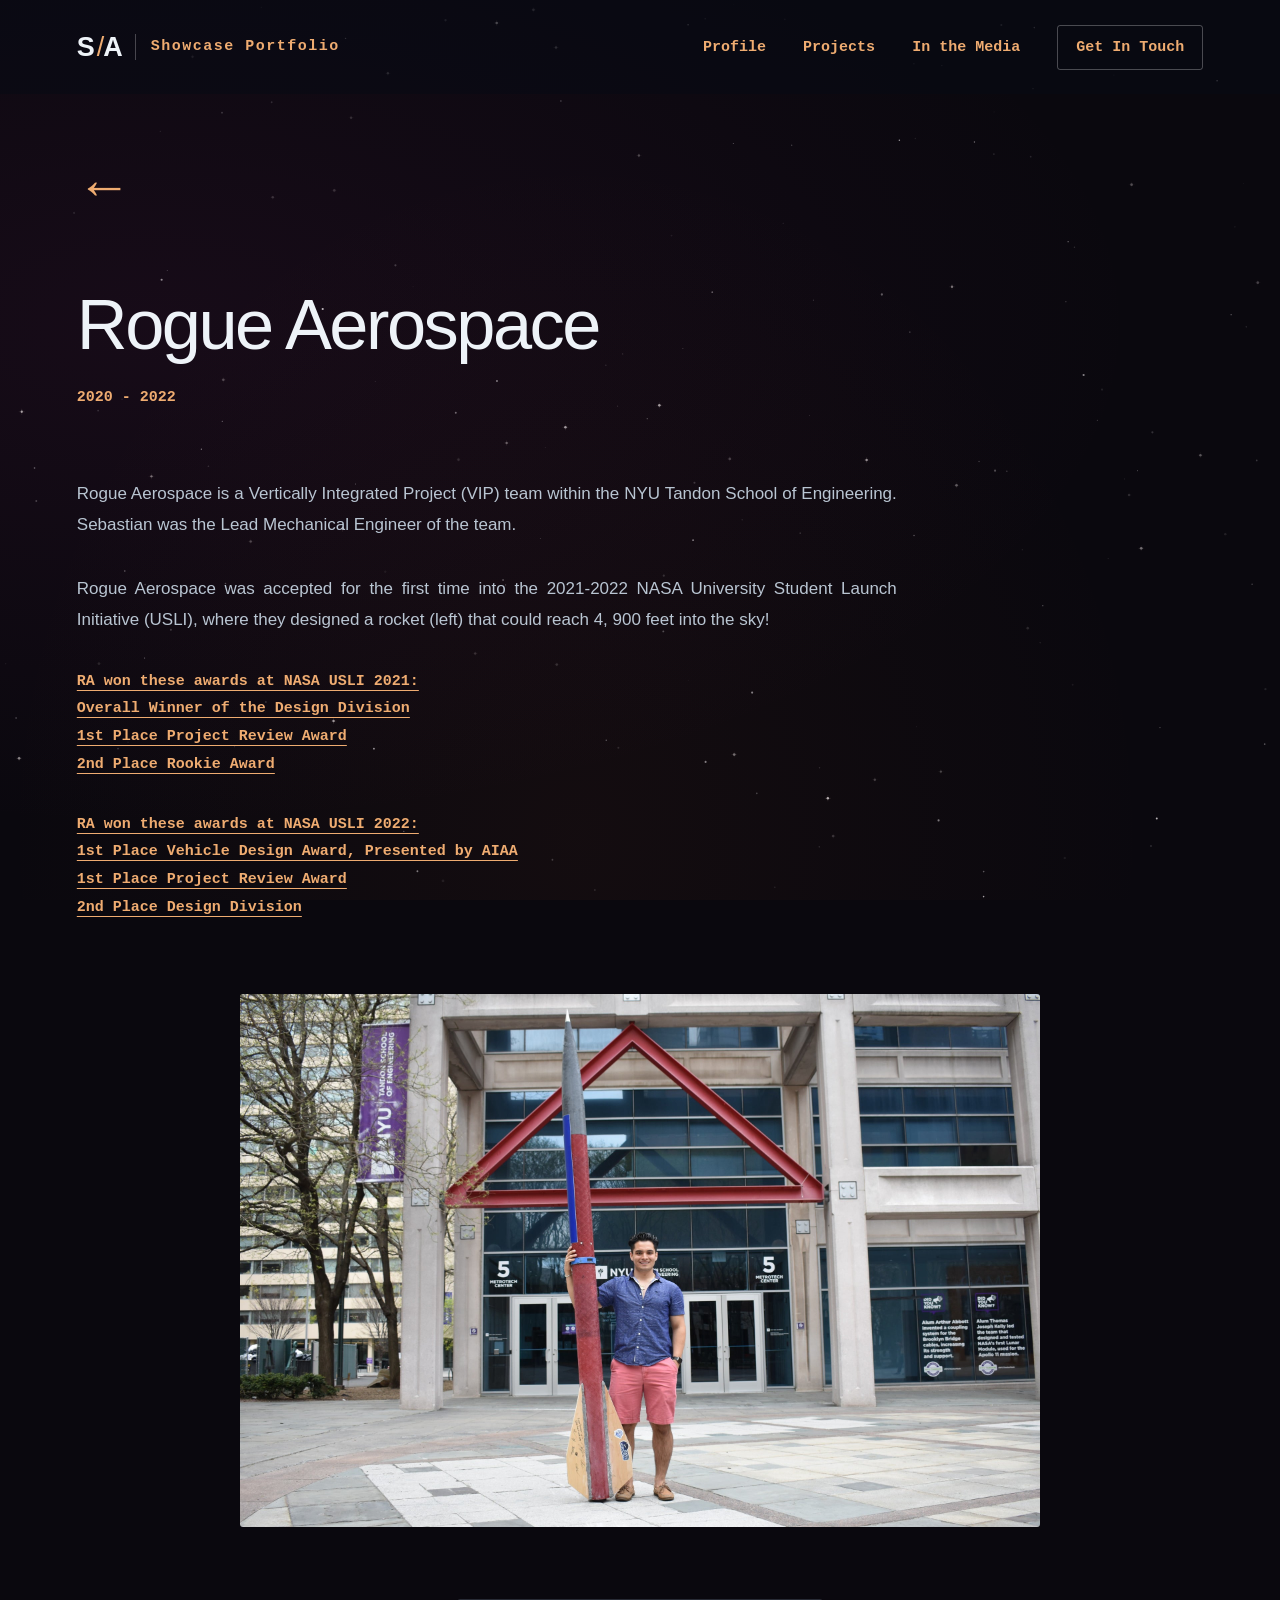
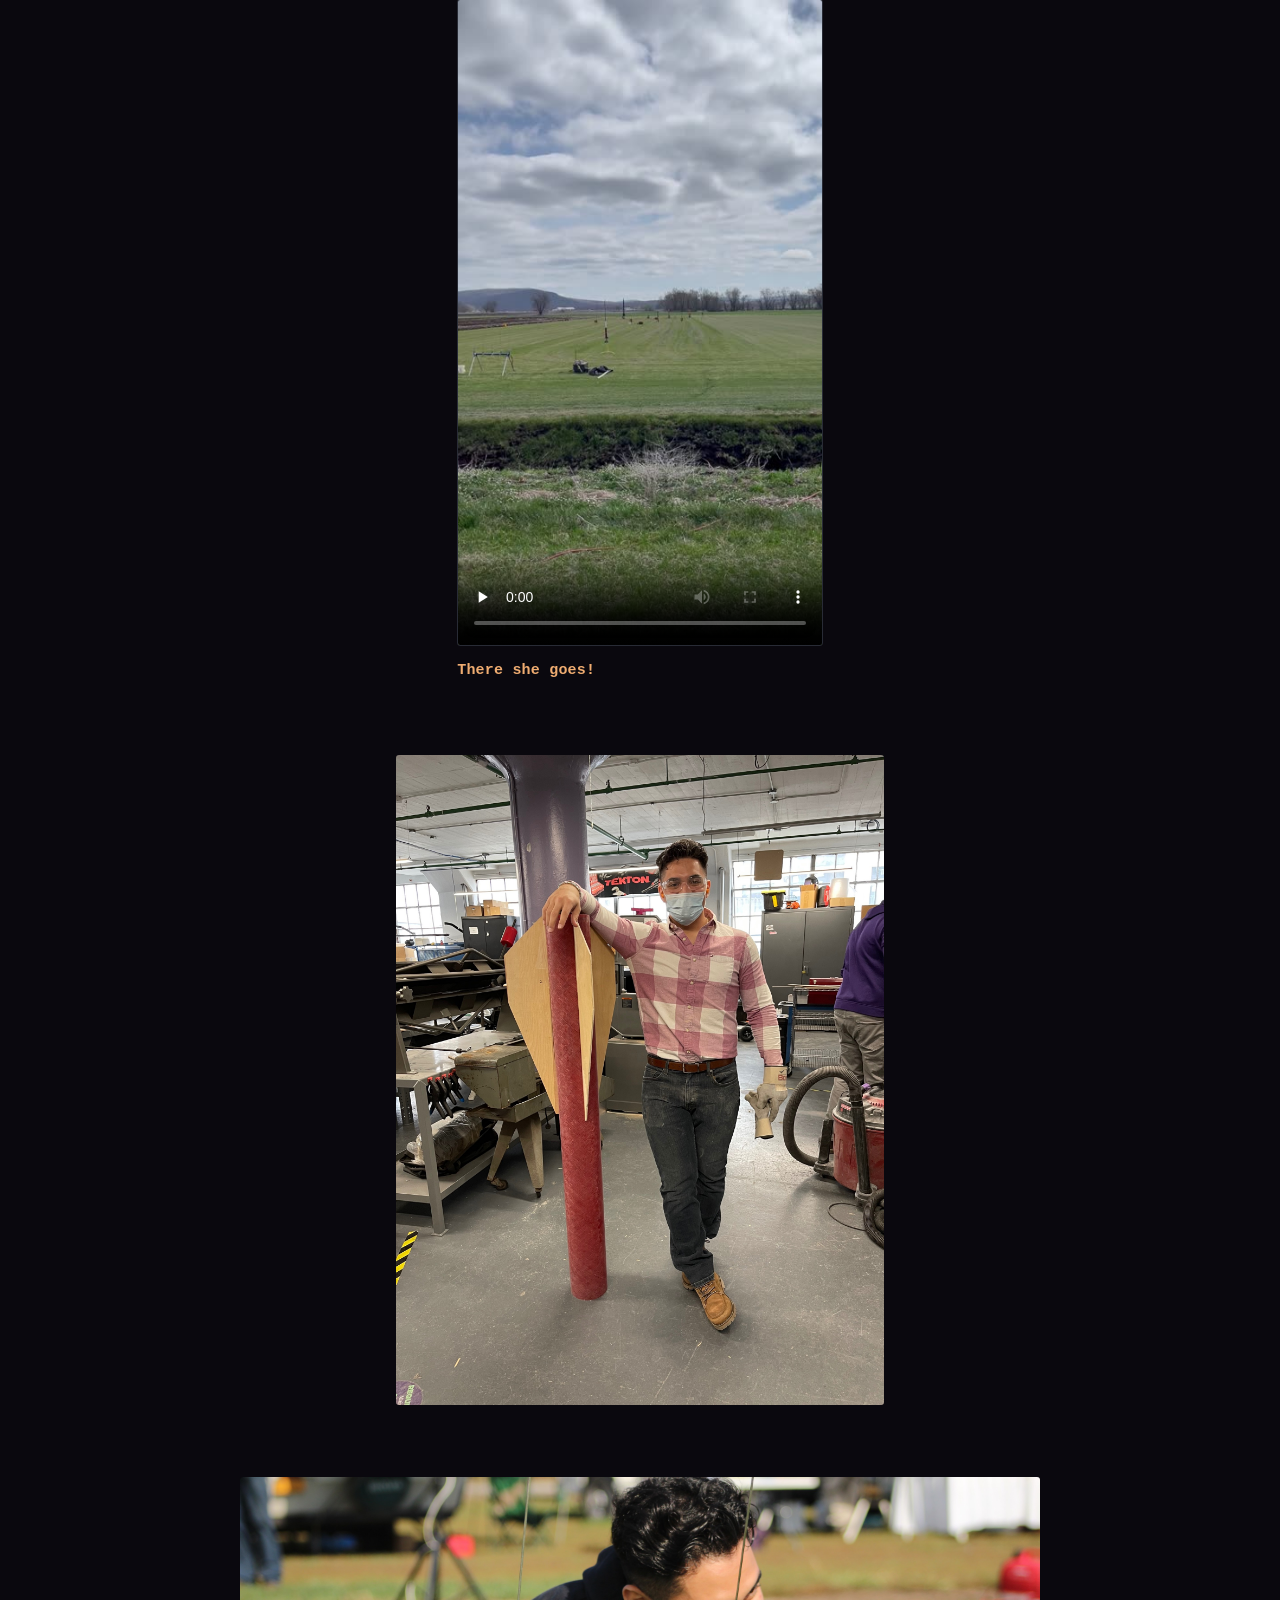
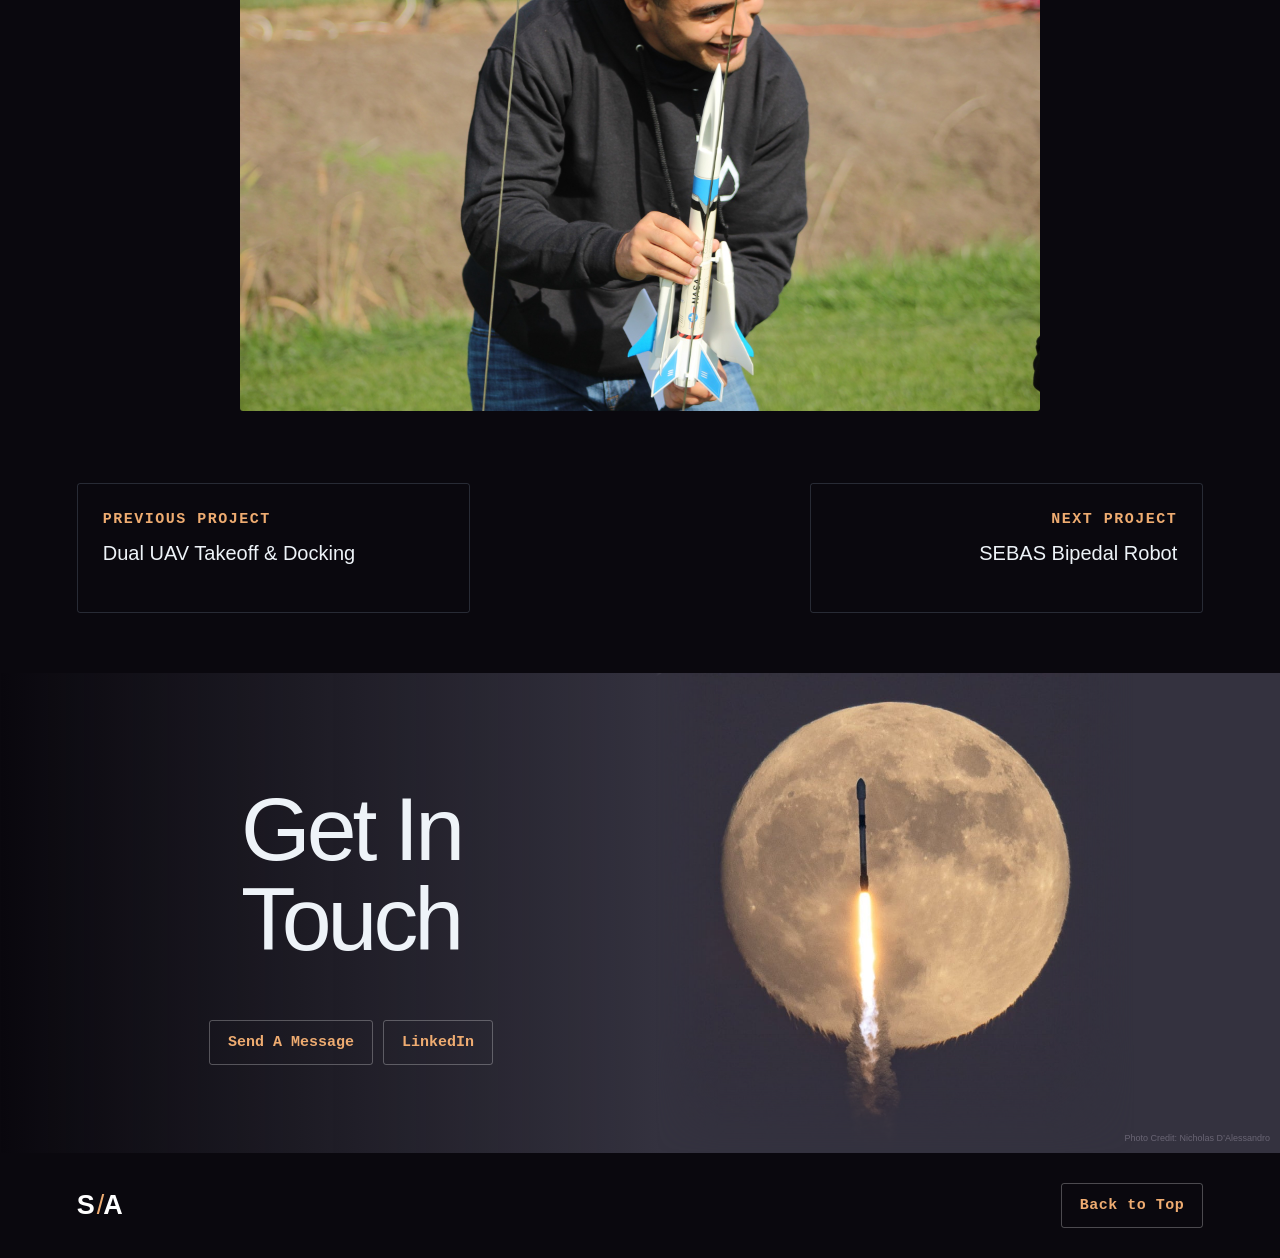
<file: projects/rogue-aerospace.html>
<!doctype html>
<html lang="en"><head><meta charset="utf-8"><meta name="viewport" content="width=device-width,initial-scale=1">
<meta name="theme-color" content="#060b14"><meta name="description" content="Sebastian Abreu’s engineering, aerospace, robotics, research, and creative portfolio.">
<title>Rogue Aerospace — Sebastian Abreu</title><link rel="icon" href="../favicon.svg" type="image/svg+xml">
<link rel="stylesheet" href="../styles.css?v=492b86717619"><script src="../site.js?v=a2e1b18b4793" defer></script></head><body class="page-project page-rocket" id="top"><a class="skip-link" href="#main">Skip to content</a><div class="progress" aria-hidden="true"></div>
<div class="space-glow" aria-hidden="true"></div><canvas id="starfield" class="starfield" aria-hidden="true"></canvas>
<header class="site-header"><div class="wrap header-inner">
<a class="wordmark" href="../index.html" aria-label="Sebastian Abreu — home"><span class="monogram">S<i>/</i>A</span><span class="wordmark-label">Showcase Portfolio</span></a>
<button class="menu-button" aria-expanded="false" aria-controls="site-nav" type="button">Menu</button>
<nav class="site-nav" id="site-nav" aria-label="Main navigation"><a href="../index.html#profile">Profile</a><a href="../index.html#projects">Projects</a><a href="../index.html#media">In the Media</a><a class="contact-nav" href="../index.html#contact">Get In Touch</a></nav>
</div></header><main id="main"><div class="wrap"><section class="project-heading"><a class="back-link" href="../index.html#projects" aria-label="Back to all projects">←</a><h1 class="" data-source-section="20" data-source-block="0">Rogue Aerospace
</h1><p class="project-year" data-source-section="20" data-source-block="1">2020 - 2022
</p></section><section class="project-story" aria-label="Project details from original section 21"><div class="story-layout"><div class="story-copy"><p class="verbatim" data-source-section="21" data-source-block="0"><span class="copy-paragraph">Rogue Aerospace is a Vertically Integrated Project (VIP) team within the NYU Tandon School of Engineering. Sebastian was the Lead Mechanical Engineer of the team.
</span></p><p class="verbatim" data-source-section="21" data-source-block="1"><span class="copy-paragraph">Rogue Aerospace was accepted for the first time into the 2021-2022 NASA University Student Launch Initiative (USLI), where they designed a rocket (left) that could reach 4, 900 feet into the sky!
</span></p><p class="verbatim" data-source-section="21" data-source-block="2"><a href="https://www.nasa.gov/news-release/nasa-announces-winners-of-2021-student-launch-competition/" target="_blank" rel="noopener noreferrer"><span class="copy-paragraph">RA won these awards at NASA USLI 2021:
Overall Winner of the Design Division
1st Place Project Review Award
2nd Place Rookie Award
</span></a></p><p class="verbatim" data-source-section="21" data-source-block="3"><a href="https://www.nasa.gov/news-release/nasa-announces-winners-of-2022-student-launch-competition/" target="_blank" rel="noopener noreferrer"><span class="copy-paragraph">RA won these awards at NASA USLI 2022:
1st Place Vehicle Design Award, Presented by AIAA
1st Place Project Review Award
2nd Place Design Division
</span></a></p></div><div class="media-grid"><figure style="--media-width:800.00px" class="media-item"><button class="image-button" type="button" data-lightbox="../assets/images/rogue-aerospace-sebastian-rocket.jpg" aria-label="Enlarge image: Sebastian holding the Rogue Aerospace rocket outdoors"><img src="../assets/images/rogue-aerospace-sebastian-rocket.jpg" alt="Sebastian holding the Rogue Aerospace rocket outdoors" loading="lazy" width="2400" height="1600"></button></figure><figure style="--media-width:365.62px" class="media-item portrait"><video controls playsinline preload="none" poster="../assets/posters/rogue-aerospace-rocket-launch.jpg" aria-label="Rogue Aerospace rocket launch"><source src="../assets/videos/rogue-aerospace-rocket-launch.mp4" type="video/mp4"><a href="../assets/videos/rogue-aerospace-rocket-launch.mp4">Watch video</a></video><figcaption>There she goes!</figcaption></figure><figure style="--media-width:487.50px" class="media-item"><button class="image-button" type="button" data-lightbox="../assets/images/rogue-aerospace-lab-rocket.jpg" aria-label="Enlarge image: Sebastian with the rocket in the workshop"><img src="../assets/images/rogue-aerospace-lab-rocket.jpg" alt="Sebastian with the rocket in the workshop" loading="lazy" width="1800" height="2400"></button></figure><figure style="--media-width:800.00px" class="media-item"><button class="image-button" type="button" data-lightbox="../assets/images/rogue-aerospace-launch-preparation.jpg" aria-label="Enlarge image: Sebastian preparing the rocket at the launch field"><img src="../assets/images/rogue-aerospace-launch-preparation.jpg" alt="Sebastian preparing the rocket at the launch field" loading="lazy" width="2400" height="1600"></button></figure></div></div></section><nav class="project-pagination" aria-label="More projects"><a href="dual-uav.html?v=25cfdfaf"><span class="mono muted">Previous project</span><p>Dual UAV Takeoff &amp; Docking</p></a><a href="sebas.html?v=25cfdfaf"><span class="mono muted">Next project</span><p>SEBAS Bipedal Robot</p></a></nav></div><section class="contact" id="contact" aria-labelledby="contact-title"><img class="contact-photo" src="../assets/images/rocket-launch-moon-nicholas-dalessandro.jpg" alt="Rocket launch silhouetted against the Moon; photo by Nicholas D’Alessandro" loading="lazy" width="1774" height="926"><div class="wrap contact-inner"><h2 id="contact-title">Get In<br>Touch</h2><div class="social-links"><button type="button" data-open-contact aria-haspopup="dialog" aria-controls="contact-dialog">Send A Message</button><a href="https://www.linkedin.com/in/sebastianabreu/" target="_blank" rel="noopener noreferrer">LinkedIn</a></div></div><p class="photo-credit">Photo Credit: Nicholas D’Alessandro</p>
<dialog id="contact-dialog" class="contact-dialog" aria-labelledby="form-title"><button type="button" class="contact-close" data-close-contact aria-label="Close contact form"><span aria-hidden="true">×</span></button><h2 id="form-title">Let’s Talk</h2><form class="contact-form" method="post" action="https://formspree.io/f/mwllpezw" aria-describedby="contact-status"><label for="contact-name">Name<input id="contact-name" name="name" autocomplete="name" autofocus required maxlength="120"></label><label for="contact-email">Your Email<input id="contact-email" name="email" type="email" autocomplete="email" required maxlength="254"></label><label for="contact-message">Message<textarea id="contact-message" name="message" rows="5" required maxlength="5000"></textarea></label><p id="contact-status" class="contact-status" role="status" aria-live="polite"></p><button type="submit">Send Message</button><p class="contact-privacy">Your details will only be used to respond to your message</p></form></dialog><noscript><p class="contact-no-script">Please enable JavaScript to open the contact form, or contact me on LinkedIn.</p></noscript></section></main><footer class="wrap footer"><a href="../index.html" aria-label="Sebastian Abreu — home"><span class="monogram">S<i>/</i>A</span></a><div class="footer-right"><a href="#top">Back to Top</a></div></footer><dialog class="lightbox" id="lightbox" aria-label="Enlarged project image"><button type="button" autofocus aria-label="Close enlarged image">Close</button><img alt=""><p></p></dialog></body></html>
</file>
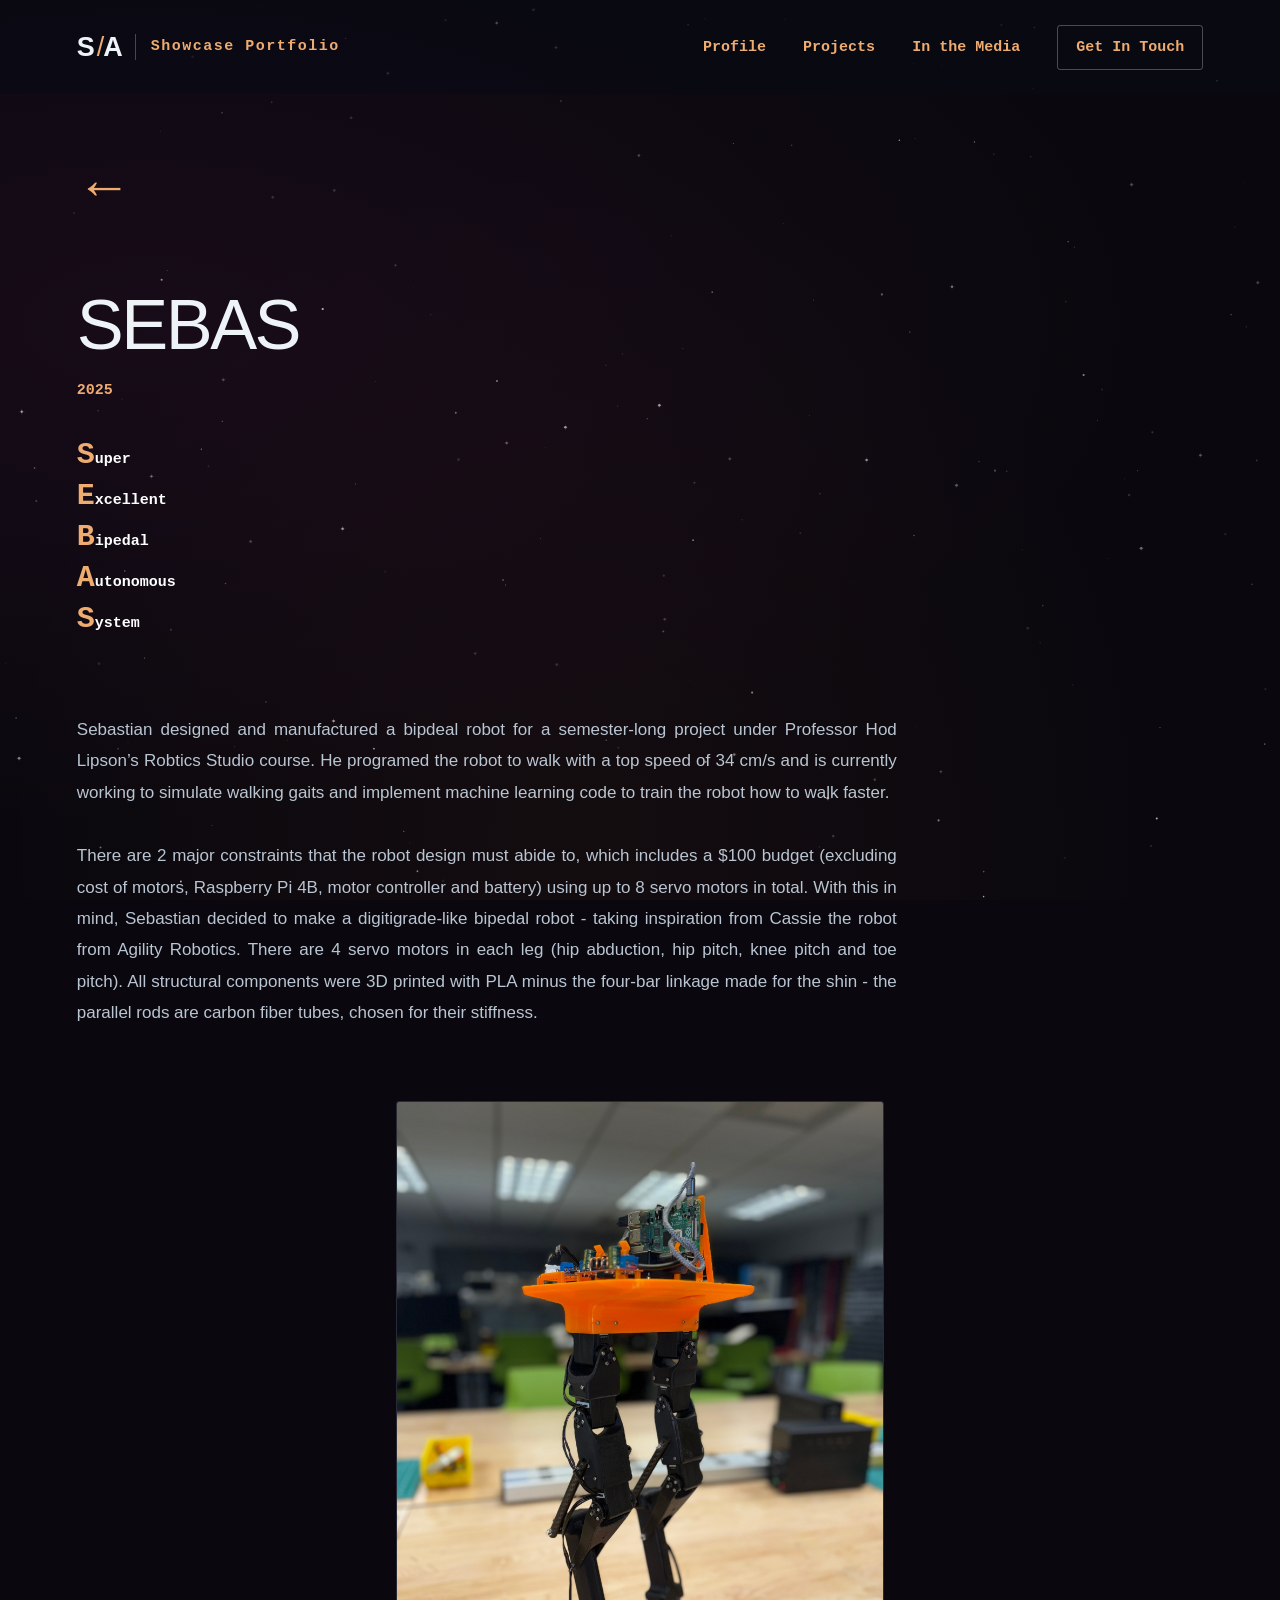
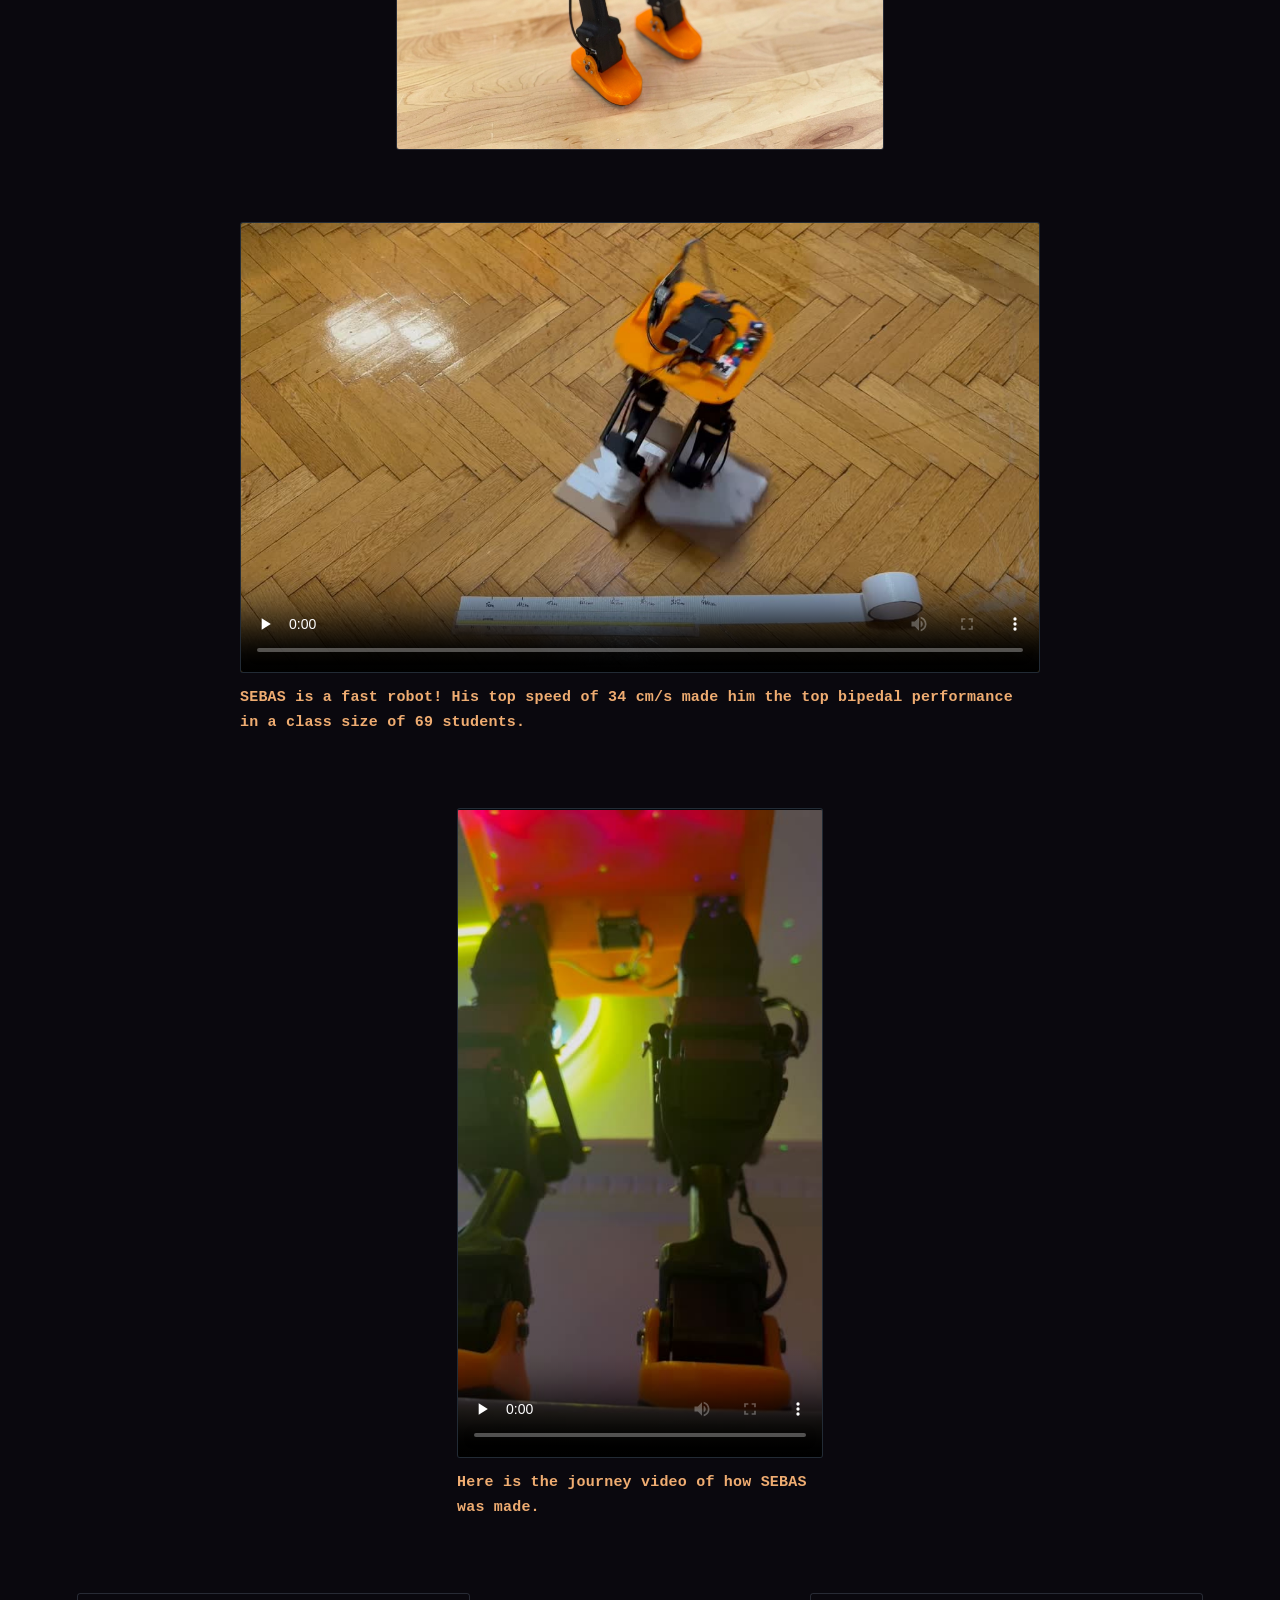
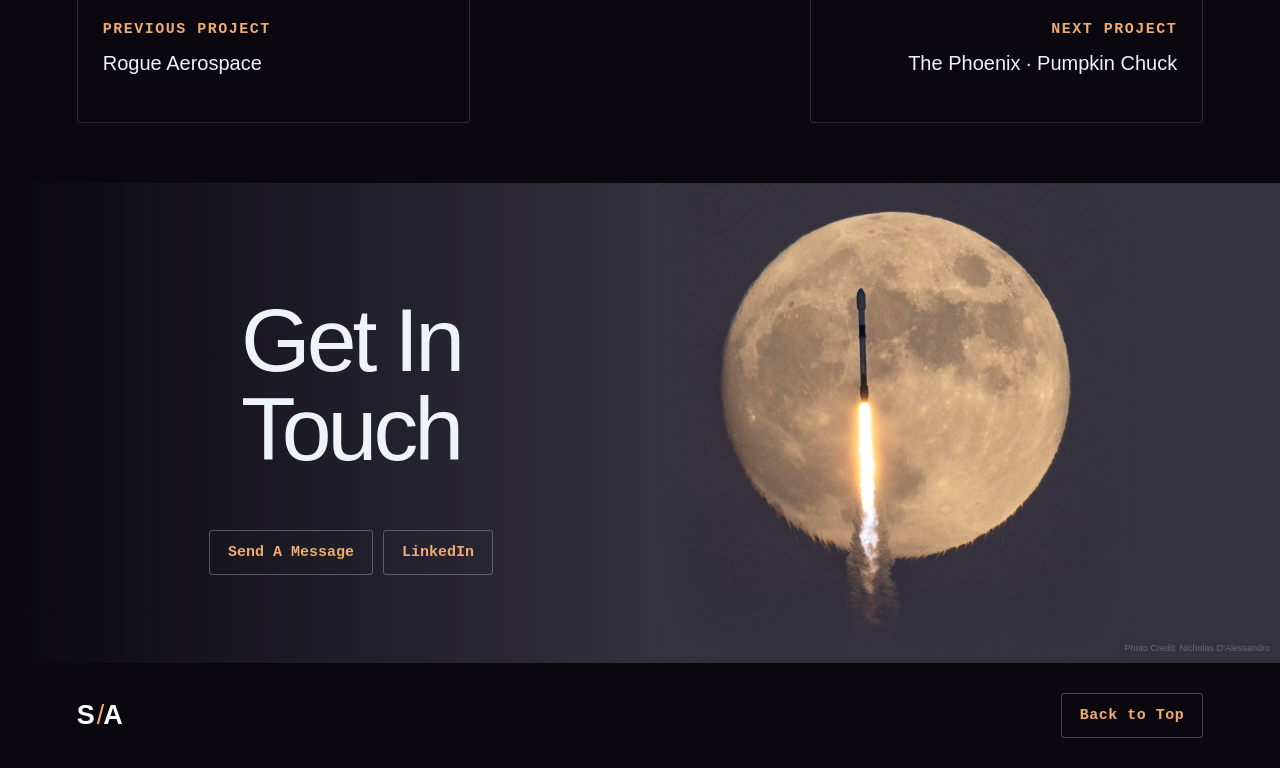
<file: projects/sebas.html>
<!doctype html>
<html lang="en"><head><meta charset="utf-8"><meta name="viewport" content="width=device-width,initial-scale=1">
<meta name="theme-color" content="#060b14"><meta name="description" content="Sebastian Abreu’s engineering, aerospace, robotics, research, and creative portfolio.">
<title>SEBAS Bipedal Robot — Sebastian Abreu</title><link rel="icon" href="../favicon.svg" type="image/svg+xml">
<link rel="stylesheet" href="../styles.css?v=492b86717619"><script src="../site.js?v=a2e1b18b4793" defer></script></head><body class="page-project page-sebas" id="top"><a class="skip-link" href="#main">Skip to content</a><div class="progress" aria-hidden="true"></div>
<div class="space-glow" aria-hidden="true"></div><canvas id="starfield" class="starfield" aria-hidden="true"></canvas>
<header class="site-header"><div class="wrap header-inner">
<a class="wordmark" href="../index.html" aria-label="Sebastian Abreu — home"><span class="monogram">S<i>/</i>A</span><span class="wordmark-label">Showcase Portfolio</span></a>
<button class="menu-button" aria-expanded="false" aria-controls="site-nav" type="button">Menu</button>
<nav class="site-nav" id="site-nav" aria-label="Main navigation"><a href="../index.html#profile">Profile</a><a href="../index.html#projects">Projects</a><a href="../index.html#media">In the Media</a><a class="contact-nav" href="../index.html#contact">Get In Touch</a></nav>
</div></header><main id="main"><div class="wrap"><section class="project-heading"><a class="back-link" href="../index.html#projects" aria-label="Back to all projects">←</a><h1>SEBAS</h1><div class="sebas-acronym"><p class="project-year" data-source-section="3" data-source-block="2">2025
</p><div class="sebas-acronym-word"><span>S</span>uper</div><div class="sebas-acronym-word"><span>E</span>xcellent</div><div class="sebas-acronym-word"><span>B</span>ipedal</div><div class="sebas-acronym-word"><span>A</span>utonomous</div><div class="sebas-acronym-word"><span>S</span>ystem</div></div></section><section class="project-story" aria-label="Project details from original section 3"><div class="story-layout"><div class="story-copy"><p class="verbatim" data-source-section="3" data-source-block="0"><span class="copy-paragraph">Sebastian designed and manufactured a bipdeal robot for a semester-long project under Professor Hod Lipson’s Robtics Studio course. He programed the robot to walk with a top speed of 34 cm/s  and is currently working to simulate walking gaits and implement machine learning code to train the robot how to walk faster. </span>

<span class="copy-paragraph">There are 2 major constraints that the robot design must abide to, which includes a $100 budget (excluding cost of motors, Raspberry Pi 4B, motor controller and battery) using up to 8 servo motors in total. With this in mind, Sebastian decided to make a digitigrade-like bipedal robot - taking inspiration from Cassie the robot from Agility Robotics. There are 4 servo motors in each leg (hip abduction, hip pitch, knee pitch and toe pitch). All structural components were 3D printed with PLA minus the four-bar linkage made for the shin - the parallel rods are carbon fiber tubes, chosen for their stiffness. 
</span></p></div><div class="media-grid single"><figure class="media-item"><button class="image-button" type="button" data-lightbox="../assets/images/sebas-bipedal-robot.jpg" aria-label="Enlarge image: SEBAS, the orange and black bipedal robot"><img src="../assets/images/sebas-bipedal-robot.jpg" alt="SEBAS, the orange and black bipedal robot" loading="lazy" width="1800" height="2400"></button></figure></div></div></section><section class="project-story" aria-label="Project details from original section 4"><div class="story-layout"><div class="media-grid sebas-videos"><figure class="media-item"><video controls playsinline preload="none" poster="../assets/posters/sebas-walking-speed-test.jpg" aria-label="SEBAS walking speed test"><source src="../assets/videos/sebas-walking-speed-test.mp4" type="video/mp4"><a href="../assets/videos/sebas-walking-speed-test.mp4">Watch video</a></video><figcaption>SEBAS is a fast robot! His top speed of 34 cm/s made him the top bipedal performance in a class size of 69 students.</figcaption></figure><figure class="media-item portrait"><video controls playsinline preload="none" poster="../assets/posters/sebas-building-journey.jpg" aria-label="The journey of building SEBAS"><source src="../assets/web-videos/sebas-building-journey.mp4" type="video/mp4"><a href="../assets/web-videos/sebas-building-journey.mp4">Watch video</a></video><figcaption>Here is the journey video of how SEBAS was made.</figcaption></figure></div></div></section><nav class="project-pagination" aria-label="More projects"><a href="rogue-aerospace.html?v=25cfdfaf"><span class="mono muted">Previous project</span><p>Rogue Aerospace</p></a><a href="pumpkin-chuck.html?v=25cfdfaf"><span class="mono muted">Next project</span><p>The Phoenix · Pumpkin Chuck</p></a></nav></div><section class="contact" id="contact" aria-labelledby="contact-title"><img class="contact-photo" src="../assets/images/rocket-launch-moon-nicholas-dalessandro.jpg" alt="Rocket launch silhouetted against the Moon; photo by Nicholas D’Alessandro" loading="lazy" width="1774" height="926"><div class="wrap contact-inner"><h2 id="contact-title">Get In<br>Touch</h2><div class="social-links"><button type="button" data-open-contact aria-haspopup="dialog" aria-controls="contact-dialog">Send A Message</button><a href="https://www.linkedin.com/in/sebastianabreu/" target="_blank" rel="noopener noreferrer">LinkedIn</a></div></div><p class="photo-credit">Photo Credit: Nicholas D’Alessandro</p>
<dialog id="contact-dialog" class="contact-dialog" aria-labelledby="form-title"><button type="button" class="contact-close" data-close-contact aria-label="Close contact form"><span aria-hidden="true">×</span></button><h2 id="form-title">Let’s Talk</h2><form class="contact-form" method="post" action="https://formspree.io/f/mwllpezw" aria-describedby="contact-status"><label for="contact-name">Name<input id="contact-name" name="name" autocomplete="name" autofocus required maxlength="120"></label><label for="contact-email">Your Email<input id="contact-email" name="email" type="email" autocomplete="email" required maxlength="254"></label><label for="contact-message">Message<textarea id="contact-message" name="message" rows="5" required maxlength="5000"></textarea></label><p id="contact-status" class="contact-status" role="status" aria-live="polite"></p><button type="submit">Send Message</button><p class="contact-privacy">Your details will only be used to respond to your message</p></form></dialog><noscript><p class="contact-no-script">Please enable JavaScript to open the contact form, or contact me on LinkedIn.</p></noscript></section></main><footer class="wrap footer"><a href="../index.html" aria-label="Sebastian Abreu — home"><span class="monogram">S<i>/</i>A</span></a><div class="footer-right"><a href="#top">Back to Top</a></div></footer><dialog class="lightbox" id="lightbox" aria-label="Enlarged project image"><button type="button" autofocus aria-label="Close enlarged image">Close</button><img alt=""><p></p></dialog></body></html>
</file>
<file: styles.css>
/* Original photography, a new orbital visual language. No image replacements. */
:root{--night:#0a080e;--panel:#0d1520;--line:rgba(176,204,231,.18);--text:#eef3f8;--muted:#9caaba;--orange:#efac71;--font:Arial,Helvetica,sans-serif;--mono:'Courier New',monospace}*{box-sizing:border-box}html{scroll-behavior:smooth;scroll-padding-top:100px}body{margin:0;background:var(--night);color:var(--text);font-family:var(--font);-webkit-font-smoothing:antialiased}button,a{-webkit-tap-highlight-color:transparent}a{color:inherit;text-decoration:none}button{font:inherit;color:inherit;cursor:pointer}a:focus-visible,button:focus-visible,video:focus-visible{outline:2px solid var(--orange);outline-offset:6px}button:disabled{cursor:default}img,video{display:block;max-width:100%}h1,h2,h3,p{margin:0}::selection{background:transparent;color:inherit}[hidden]{display:none!important}.wrap{width:min(1240px,88%);margin-inline:auto}.mono,.eyebrow{font-family:var(--mono);font-size:11px;text-transform:uppercase;letter-spacing:1.5px}.muted{color:var(--muted)}.eyebrow{color:var(--orange);line-height:1.8}.eyebrow span{color:#65788c;margin-right:20px}.skip-link{position:fixed;top:-80px;left:20px;background:var(--orange);color:var(--night);padding:15px;z-index:100}.skip-link:focus{top:12px}.starfield{position:fixed;inset:0;width:100%;height:100%;pointer-events:none;z-index:-1}.space-glow{position:fixed;inset:0;pointer-events:none;z-index:-2;background:radial-gradient(ellipse at 12% 36%,rgba(154,45,126,.09),transparent 62%),radial-gradient(ellipse at 45% 93%,rgba(186,89,44,.055),transparent 58%),var(--night)}.site-header{position:absolute;inset:0 0 auto;z-index:20;border-bottom:1px solid #ffffff21}.header-inner{height:94px;display:flex;align-items:center;justify-content:space-between}.wordmark{display:flex;gap:15px;align-items:center}.monogram{font-size:27px;font-weight:600;letter-spacing:-3px}.monogram i{font-weight:300;font-style:normal;color:var(--orange);margin-left:5px;margin-right:2px}.wordmark-label{font-family:var(--mono);font-size:9px;line-height:1.7;letter-spacing:1.5px;text-transform:uppercase;border-left:1px solid #ffffff40;padding-left:15px}.site-nav{display:flex;align-items:center;gap:37px;font-size:12px}.site-nav>a{padding-block:10px;color:#d6dfe8;transition:color .2s}.site-nav>a:hover{color:var(--orange)}.site-nav .contact-nav{display:flex;align-items:center;gap:27px;border:1px solid #ffffff45;padding:13px 18px;border-radius:3px}.site-nav .contact-nav span{color:var(--orange)}.menu-button{display:none;background:none;border:1px solid var(--line);padding:10px 14px;border-radius:3px}.hero{height:100svh;min-height:650px;position:relative;isolation:isolate;background:#050a12;overflow:hidden}.hero-video{position:absolute;inset:0;width:100%;height:100%;max-width:none;object-fit:cover;z-index:-3;opacity:1}.hero:before{content:'';position:absolute;inset:0;z-index:-2;background:linear-gradient(90deg,#030a12b8,transparent 90%),linear-gradient(0deg,#060b14 0%,#060b1430 22%,#060b1415 70%,#060b1455 100%)}.hero-grid{position:absolute;inset:0;z-index:-1;opacity:.13;background-image:linear-gradient(#b5cddc22 1px,transparent 1px),linear-gradient(90deg,#b5cddc22 1px,transparent 1px);background-size:100px 100px;mask-image:linear-gradient(to right,black,transparent 65%)}.hero-inner{height:100%;padding-top:190px;padding-bottom:105px;display:flex;flex-direction:column;justify-content:center;position:relative}.hero h1{font-size:clamp(70px,9.8vw,145px);font-weight:400;line-height:.95;letter-spacing:-7px;margin:25px 0 28px;max-width:900px}.hero h1 span{display:block}.hero .eyebrow{display:flex;align-items:center;gap:10px;color:#d1dce6;font-size:9px}.status-dot{display:inline-block;width:5px;height:5px;background:var(--orange);border-radius:50%;box-shadow:0 0 10px #efac71aa}.hero-subtitle,.hero-quote{color:#b3c0ce;letter-spacing:1px}.hero-subtitle{font-size:15px}.hero-quote{position:absolute;right:0;bottom:140px;max-width:330px;font-size:23px;line-height:1.4;font-weight:400}.hero-bottom{position:absolute;bottom:28px;inset-inline:0;display:flex;align-items:center;justify-content:space-between;gap:20px;color:#c3ced9}.video-controls{display:flex;align-items:center;gap:9px}.video-controls button{background:#050c1655;border:1px solid #ffffff30;border-radius:3px;padding:10px 13px;font-family:var(--mono);font-size:10px;letter-spacing:.5px;backdrop-filter:blur(7px)}.video-controls button:hover{background:#ffffff1f}.scroll-link{font-family:var(--mono);font-size:10px;text-transform:uppercase;letter-spacing:1px;display:flex;gap:18px;align-items:center}.scroll-link span{border:1px solid #ffffff35;width:30px;height:40px;display:grid;place-items:center;border-radius:20px;color:var(--orange)}.hero-coordinate{position:absolute;right:0;top:153px;color:#ffffff65;writing-mode:vertical-rl;font-size:9px;letter-spacing:2px}.orbital-divider{height:80px;border-bottom:1px solid var(--line);display:flex;align-items:center;justify-content:space-between;gap:20px;color:var(--muted)}.orbital-divider .index-mark{color:var(--orange)}.profile{padding:120px 0;display:grid;grid-template-columns:.85fr 1.4fr;gap:100px;align-items:center}.profile-image{position:relative}.profile-image img{width:100%;height:445px;object-fit:cover;object-position:50% 30%;border-radius:3px}.profile-image:before{content:'';position:absolute;inset:-15px 15px 15px -15px;border:1px solid var(--line);z-index:-1}.image-caption{display:flex;align-items:center;justify-content:space-between;padding-top:16px;font-size:9px;color:var(--muted)}.image-caption span:last-child{color:var(--orange)}.section-title{font-size:clamp(38px,4vw,58px);font-weight:400;letter-spacing:-2px;line-height:1.1;margin-top:19px}.profile-copy .verbatim{font-size:17px;line-height:1.85;color:#bac6d3;margin-top:28px;max-width:650px}.profile-tags{display:flex;gap:9px;flex-wrap:wrap;margin-top:28px}.profile-tags span{font-family:var(--mono);font-size:9px;padding:9px 12px;border:1px solid var(--line);border-radius:2px;color:#a6b9c9}.project-section{padding:30px 0 110px}.section-heading{display:flex;justify-content:space-between;align-items:end;gap:25px;margin-bottom:40px}.section-heading>p{font-size:13px;color:var(--muted);max-width:230px;line-height:1.7}.filters{display:flex;gap:8px;flex-wrap:wrap;border-block:1px solid var(--line);padding:17px 0;margin-bottom:36px}.filter{background:none;border:1px solid transparent;border-radius:3px;padding:9px 16px;color:var(--muted);font-size:11px}.filter[aria-pressed=true]{background:var(--orange);color:#0c2027}.}.filter-count{font-size:9px;margin-left:8px;opacity:.65}.project-grid{display:grid;grid-template-columns:repeat(2,minmax(0,1fr));gap:45px 30px}.project-card{min-width:0}.project-card>a{display:block}.card-image{overflow:hidden;position:relative;background:#101c29;aspect-ratio:1.5;border:1px solid var(--line);border-radius:3px}.card-image img{width:100%;height:100%;object-fit:cover;transition:transform .6s;}.project-card:hover img{transform:scale(1.025);}.card-image:after{content:'';position:absolute;inset:0;background:linear-gradient(0deg,#02081280,transparent 40%);pointer-events:none}.card-id{position:absolute;left:18px;top:18px;padding:7px 10px;color:#fff;font-family:var(--mono);font-size:9px;letter-spacing:1px;z-index:1;background:#050d19a3;backdrop-filter:blur(5px);border:1px solid #ffffff26;border-radius:2px}.card-category{position:absolute;left:18px;bottom:18px;font-family:var(--mono);font-size:9px;letter-spacing:1.5px;text-transform:uppercase;z-index:1;color:var(--orange)}.card-meta{display:flex;align-items:center;justify-content:space-between;gap:25px;padding:21px 0 15px;border-bottom:1px solid var(--line)}.card-meta h3{font-size:23px;font-weight:400;letter-spacing:-.7px;line-height:1.25}.card-meta p{font-family:var(--mono);font-size:10px;color:var(--muted);margin-top:10px}.card-arrow{width:34px;height:34px;flex:none;border:1px solid var(--line);border-radius:50%;display:grid;place-items:center;color:var(--orange);transition:background .2s,color .2s}.project-card:hover .card-arrow{background:var(--orange);color:var(--night)}.project-card.featured{grid-column:1/-1}.featured .card-image{aspect-ratio:2.25}.featured .card-image img{object-fit:contain;background:radial-gradient(ellipse at 65% 30%,#1d2c34,#0b131d)}.featured .card-meta h3{font-size:30px}.contact{position:relative;border-block:1px solid var(--line);min-height:480px;display:flex;align-items:center;isolation:isolate;overflow:hidden;background:#090e18c7}.contact-photo{position:absolute;inset:0 0 0 auto;width:58%;height:100%;object-fit:cover;z-index:-2;opacity:1}.contact:after{content:'';position:absolute;inset:0;z-index:-1;background:linear-gradient(90deg,#080d17 30%,#080d17ad 55%,#080d1710)}.contact-inner{padding-block:75px}.contact h2{font-size:clamp(52px,7vw,90px);line-height:1;letter-spacing:-4px;font-weight:400;margin:25px 0}.email-link{display:inline-flex;align-items:center;gap:40px;font-size:17px;border-bottom:1px solid #ffffff40;padding-bottom:14px}.email-link span{color:var(--orange)}.social-links{display:flex;gap:25px;font-size:11px;margin-top:30px;color:var(--muted)}.social-links a:hover{color:var(--orange)}.photo-credit{position:absolute;right:10px;bottom:10px;color:#696574;font-size:9px}.footer{display:flex;align-items:center;justify-content:space-between;gap:20px;padding-block:30px;color:var(--muted);font-family:var(--mono);font-size:9px;letter-spacing:.5px}.footer a{color:var(--orange)}.footer .monogram{font-size:23px}.footer-right{display:flex;gap:25px;align-items:center}.page-project .site-header{position:relative;background:#060b1480}.project-heading{padding:65px 0 55px;position:relative;border-bottom:1px solid var(--line)}.back-link{font-family:var(--mono);font-size:10px;letter-spacing:1px;text-transform:uppercase;color:var(--muted);display:inline-block;margin-bottom:50px}.back-link:hover{color:var(--orange)}.project-heading h1{font-size:clamp(38px,5.5vw,76px);font-weight:400;letter-spacing:-2.5px;line-height:1.12;max-width:1040px;margin-top:22px;white-space:pre-line}.project-heading h1.long-title{font-size:clamp(34px,4.5vw,62px)}.project-heading .project-year{margin-top:24px;color:var(--muted);font-family:var(--mono);font-size:12px}.project-story{padding:60px 0;border-bottom:1px solid var(--line)}.story-layout{display:grid;grid-template-columns:1fr;gap:35px}.story-copy{max-width:820px}.story-copy .verbatim{font-size:17px;line-height:1.85;color:#b9c5d2;white-space:pre-line}.story-copy .verbatim+.verbatim{margin-top:24px}.story-copy .year-block{font-family:var(--mono);font-size:11px;color:var(--orange)}.story-copy a{color:var(--orange);text-decoration:underline;text-underline-offset:5px;overflow-wrap:anywhere}.story-copy .short-label{font-size:22px;color:var(--text);letter-spacing:-.5px}.media-grid{display:grid;grid-template-columns:repeat(2,minmax(0,1fr));gap:22px}.media-grid.single{grid-template-columns:1fr}.media-grid.videos-many{grid-template-columns:repeat(3,minmax(0,1fr))}.media-item{min-width:0;margin:0;align-self:start}.image-button{background:transparent;border:1px solid var(--line);padding:0;display:block;width:100%;overflow:hidden;position:relative;border-radius:3px}.image-button img{width:100%;height:440px;object-fit:contain;background:#101824c7}.media-grid.single .image-button img{height:auto;max-height:650px}.zoom-hint{position:absolute;right:12px;bottom:12px;width:30px;height:30px;display:grid;place-items:center;background:#040b16a6;border:1px solid #ffffff40;border-radius:50%;color:var(--orange)}.media-item video{width:100%;max-height:650px;background:#03070d;border:1px solid var(--line);border-radius:3px}.media-item.portrait video{aspect-ratio:9/16;object-fit:contain;max-height:650px}.media-item figcaption{font-family:var(--mono);font-size:9px;color:var(--muted);line-height:1.7;margin-top:12px;letter-spacing:.2px}.qr-item{max-width:260px}.qr-item img{background:#fff;padding:14px;height:auto!important}.external-media{border:1px solid var(--line);border-radius:3px;overflow:hidden;display:block}.external-media img{width:100%;height:auto}.external-media span{display:flex;align-items:center;justify-content:space-between;padding:20px;font-size:13px;color:var(--orange);background:#0c1522}.extra-links{display:flex;gap:20px;flex-wrap:wrap;margin-top:30px}.extra-links a{font-size:12px;color:var(--orange);padding-bottom:6px;border-bottom:1px solid var(--line)}.project-pagination{display:grid;grid-template-columns:1fr 1fr;gap:30px;padding-block:60px}.project-pagination a{border:1px solid var(--line);padding:25px;border-radius:3px}.project-pagination a:hover{background:#ffffff0d}.project-pagination p{font-size:20px;margin-top:14px}.project-pagination a:last-child{text-align:right}.lightbox{background:#03070ff2;border:1px solid var(--line);color:var(--text);padding:50px 20px 20px;max-width:95vw;max-height:95svh;border-radius:4px}.lightbox::backdrop{background:#02060ae8;backdrop-filter:blur(8px)}.lightbox img{max-width:85vw;max-height:78svh;margin:auto;object-fit:contain}.lightbox button{position:absolute;right:14px;top:10px;border:1px solid var(--line);background:#101d2c;border-radius:3px;padding:7px 11px}.lightbox p{font-size:11px;color:var(--muted);margin-top:15px;text-align:center}.empty-state{padding:45px 0;color:var(--muted)}.sr-only{position:absolute;width:1px;height:1px;padding:0;margin:-1px;overflow:hidden;clip:rect(0,0,0,0);white-space:nowrap;border:0}.progress{position:fixed;top:0;left:0;height:2px;z-index:50;background:var(--orange);width:0}.no-script{padding:20px;text-align:center;color:var(--muted)}
@media(min-width:1600px){.hero-inner{padding-top:160px}.hero h1{font-size:150px}.hero-quote{bottom:170px}}
@media(max-width:1000px){.profile{gap:55px}.profile-image img{height:440px}.profile-copy .verbatim{font-size:15px}.hero h1{letter-spacing:-5px}.hero-quote{font-size:19px;max-width:270px;bottom:125px}.wordmark-label{display:none}.media-grid.videos-many{grid-template-columns:repeat(2,minmax(0,1fr))}}
@media(max-width:700px){html{scroll-padding-top:80px}.wrap{width:88%}.header-inner{height:78px}.monogram{font-size:25px}.wordmark-label{display:block;font-size:8px}.menu-button{display:block;font-size:11px}.site-nav{display:none;position:absolute;top:78px;left:0;right:0;flex-direction:column;align-items:stretch;gap:0;background:#080f1bf7;padding:15px 6% 25px;border-bottom:1px solid var(--line);backdrop-filter:blur(15px)}.site-nav.is-open{display:flex}.site-nav>a{padding:16px 0}.site-nav .contact-nav{margin-top:12px;justify-content:space-between}.hero{min-height:690px;max-height:1050px}.hero-inner{padding-top:130px;padding-bottom:240px;justify-content:center}.hero h1{font-size:clamp(59px,13.6vw,94px);letter-spacing:-4px;line-height:1.02;margin:26px 0 20px}.hero .eyebrow{font-size:8px;letter-spacing:1px;max-width:240px;line-height:1.8}.hero-subtitle{font-size:13px}.hero-quote{left:0;right:auto;bottom:135px;font-size:18px;max-width:260px}.hero-quote:before{font-size:24px;margin-bottom:8px}.hero-coordinate{display:none}.hero-bottom{bottom:25px}.video-controls{gap:6px}.video-controls button{font-size:9px;padding:9px 10px}.scroll-link{font-size:8px;gap:8px}.scroll-link span{width:26px;height:34px}.orbital-divider{height:65px;font-size:8px;letter-spacing:.7px}.orbital-divider span:nth-child(2){display:none}.profile{padding:80px 0;grid-template-columns:1fr;gap:45px}.profile-image{max-width:360px;width:100%;margin-inline:auto}.profile-image img{height:390px}.profile-copy .verbatim{font-size:16px;line-height:1.85;margin-top:23px}.section-title{font-size:40px;letter-spacing:-1.5px}.section-heading{display:block;margin-bottom:28px}.section-heading>p{margin-top:18px;max-width:320px;font-size:12px}.project-section{padding-bottom:75px}.filters{gap:3px;margin-bottom:28px}.filter{font-size:10px;padding:9px 10px}.project-grid{grid-template-columns:1fr;gap:30px}.project-card.featured{grid-column:auto}.featured .card-image{aspect-ratio:1.5}.card-meta h3,.featured .card-meta h3{font-size:23px}.card-meta{padding-top:17px}.contact{min-height:470px}.contact-photo{width:100%;opacity:1;object-position:60% 50%}.contact:after{background:linear-gradient(90deg,#080d17db,#080d1740)}.contact h2{font-size:65px;letter-spacing:-3px}.email-link{font-size:15px;gap:24px}.photo-credit{font-size:8px}.footer{font-size:8px;align-items:start}.footer-right{flex-direction:column;align-items:end;gap:12px}.project-heading{padding-top:35px;padding-bottom:35px}.back-link{margin-bottom:35px}.project-heading h1{font-size:42px;letter-spacing:-1.5px}.project-heading h1.long-title{font-size:34px}.project-story{padding:35px 0}.story-copy .verbatim{font-size:16px;line-height:1.85}.story-copy .short-label{font-size:20px}.media-grid,.media-grid.videos-many{grid-template-columns:1fr;gap:28px}.image-button img{height:auto;max-height:570px}.media-item.portrait{max-width:360px;width:100%;margin-inline:auto}.media-item.portrait video{max-height:600px}.project-pagination{gap:12px;padding-block:40px}.project-pagination a{padding:18px 14px}.project-pagination p{font-size:15px;line-height:1.4}.project-pagination .mono{font-size:8px;letter-spacing:.7px}.lightbox{padding-inline:10px}.lightbox img{max-width:88vw}.qr-item{max-width:240px}}
@media(prefers-reduced-motion:reduce){html{scroll-behavior:auto}*,*:before,*:after{animation:none!important;transition:none!important}}

/* Uniform opening-section typography on every screen size. */
body:not(.page-project) .site-header .wordmark-label,body:not(.page-project) .site-header .site-nav,body:not(.page-project) .site-header .menu-button,.hero-subtitle,.hero-quote,.hero .video-controls button,.hero .scroll-link{font-size:15px}

.wordmark-label{white-space:nowrap;text-transform:none}

/* Extend the photograph's sampled purple across the full contact section. */
.contact{background:#34323f}
.contact:after{display:none}
.contact-photo{inset:0 auto auto calc(70% - 240px);width:auto;height:100%;max-width:none;object-fit:contain;opacity:1;mask-image:linear-gradient(to right,transparent,black 7%,black 43%,transparent 52%),linear-gradient(to bottom,black 75%,transparent 100%);mask-composite:intersect}
@media(max-width:700px){.contact-photo{inset:auto auto 0 calc(75% - 85px);height:170px;width:auto;opacity:1;object-position:initial}}

/* Mirror the Moon's right margin at the left edge of the contact text.
   Moon right edge: 70vw - 240px + (800 / 926 * 480px). */
.contact-inner{width:auto;margin-left:calc(30% - 175px);margin-right:0}
@media(max-width:700px){.contact-inner{margin-left:calc(25% - 62px)}}

/* Keep contact links evenly centered beneath the heading. */
.contact-inner{display:flex;flex-direction:column;align-items:flex-start}
.contact h2{width:max-content}
.social-links{width:100%;justify-content:space-evenly;gap:0;font-size:15px}
.contact-inner{width:max-content}

/* Match the header contact button's rounded rectangular outline. */
.social-links a{display:inline-flex;align-items:center;justify-content:center;border:1px solid #ffffff45;padding:13px 18px;border-radius:3px}

/* Footer navigation and logo. */
.footer-right>a{font-size:15px}
.footer .monogram{font-family:var(--font);font-size:27px}

/* Reveal the page's starfield behind the contact text, blending into the Moon. */
.contact{background:linear-gradient(to right,transparent 45%,#34323f 58%)}
@media(max-width:700px){.contact{background:linear-gradient(to right,transparent 38%,#34323f 62%)}}

/* Center the blend in the gap between the heading and the Moon.
   Account for the heading’s responsive font size and the Moon’s position. */
.contact{border-block:0;background:linear-gradient(to right,transparent 0%,#34323f calc(50% - 175px + clamp(65px,8.75vw,112.5px) + 6.5vw))}
@media(max-width:700px){.contact{background:linear-gradient(to right,transparent 0%,#34323f calc(50% + 21px + 12vw))}}

/* Remove horizontal section and content dividers throughout the site. */
.site-header,.site-nav,.orbital-divider,.filters,.card-meta,.contact,.project-heading,.project-story{border-top:0;border-bottom:0}
.email-link,.extra-links a{border-bottom:0}
.progress{display:none}

/* Keep the profile portrait free of the offset decorative frame. */
.profile-image:before{display:none}

/* Justify paragraph body copy across the portfolio. */
.profile-copy .verbatim,.story-copy .verbatim,.section-heading>p{text-align:justify}
.story-copy .short-label,.story-copy .year-block{text-align:left}

/* Project tile images without outlines. */
.card-image{border:0}

/* Preserve original image colors at rest and on hover. */
.card-image:after{display:none}

/* Display original media without color filters or darkening overlays. */
.hero:before,.hero-grid,.card-image:after{display:none}

/* Fit the featured SEBAS tile to its original portrait image. */
.project-card.featured{grid-column:auto;width:min(100%,420px);justify-self:center}
#projects .project-card:nth-child(2){align-self:center}
#media .project-card a[href^="projects/nyu-marketing.html"] .card-image img{transform:scale(1.15)}
.featured .card-image{aspect-ratio:3/4;background:transparent}
.featured .card-image img{width:100%;height:auto;object-fit:contain;background:transparent}

/* Project dates and vertical spacing. */
.card-meta p{font-size:15px}
.project-grid{row-gap:50px}
@media(max-width:700px){.project-grid{row-gap:35px}}

/* Project tile titles. */
.card-meta h3,.featured .card-meta h3{font-size:25px}

/* Original team photograph spans the page above contact, without a project link. */
.team-photo{width:100%}.team-photo img{width:100%;height:auto;display:block}

/* Header contact action typography. */
.site-nav .contact-nav{font-family:var(--mono)}

/* Warm monospace accents and restrained nebula colors. */
.mono,.eyebrow,.eyebrow span,.hero .eyebrow,.wordmark-label,.video-controls button,.scroll-link,.profile-tags span,.card-id,.card-category,.card-meta p,.footer,.footer a,.back-link,.project-heading .project-year,.story-copy .year-block,.story-copy .year-block a,.media-item figcaption,.site-nav .contact-nav{color:var(--orange)}
.monogram i{color:var(--orange)}
.footer .monogram{color:#fff}
.space-glow{background:radial-gradient(ellipse at 12% 36%,rgba(154,45,126,.09),transparent 62%),radial-gradient(ellipse at 45% 93%,rgba(186,89,44,.055),transparent 58%),var(--night)}

/* Consistent button typography and translucent white hover feedback. */
button,.site-nav .contact-nav,.social-links a{color:var(--orange)}
.social-links a{font-family:var(--mono)}
button:hover,button:focus-visible,.video-controls button:hover,.video-controls button:focus-visible,.lightbox button:hover,.lightbox button:focus-visible,.site-nav .contact-nav:hover,.site-nav .contact-nav:focus-visible,.social-links a:hover,.social-links a:focus-visible{background-color:rgba(255,255,255,.12);color:var(--orange)}

/* Transparent playback control and matching footer action. */
.video-controls button{background:transparent;backdrop-filter:none}
.video-controls button:hover,.video-controls button:focus-visible{background:rgba(255,255,255,.12)}
.footer-right>a{display:inline-flex;align-items:center;justify-content:center;border:1px solid #ffffff45;border-radius:3px;padding:13px 18px;color:var(--orange);background:transparent}
.footer-right>a:hover,.footer-right>a:focus-visible{background:rgba(255,255,255,.12);color:var(--orange)}

/* Uniform bold 15px Courier New interface text. */
.mono,.eyebrow,.wordmark-label,.video-controls button,.scroll-link,.profile-tags span,.card-id,.card-category,.card-meta p,.footer,.back-link,.project-heading .project-year,.story-copy .year-block,.media-item figcaption,.site-nav .contact-nav,.social-links a,.site-nav>a,.hero .eyebrow,.project-pagination .mono,.sebas-videos figcaption,body:not(.page-project) .site-header .wordmark-label{font-weight:700;font-size:15px;color:var(--orange)}

/* Orange hover feedback for all header navigation links. */
.site-nav>a:hover,.site-nav>a:focus-visible{color:var(--orange)}

/* Match every header navigation link to the monospace button style. */
.site-nav>a{font-family:var(--mono);font-weight:700;color:var(--orange)}

/* SEBAS details and vertically ordered video captions. */
.page-project .back-link{font-family:var(--font);font-size:55px;line-height:1;display:inline-block}
.sebas-videos{grid-template-columns:minmax(0,1fr);gap:40px}
.sebas-videos .media-item{width:100%;max-width:800px;margin-inline:auto}
.sebas-videos .media-item.portrait{max-width:366px}
.sebas-videos figcaption{font-family:'Courier New',monospace;font-size:15px;color:var(--orange)}

/* Pull the inner edge of each project/media navigation box in by 30px. */
.project-pagination{gap:340px}
@media(max-width:700px){.project-pagination{gap:calc(clamp(20px,10vw,72px) + 250px)}}

/* Suppress touch/selection highlights on images and interactive controls. */
*{-webkit-tap-highlight-color:transparent}
img,.image-button{-webkit-user-select:none;user-select:none;-webkit-touch-callout:none}
.image-button:hover,.image-button:active{background:transparent}

/* Consistent bottom navigation box dimensions across project and media pages. */
.project-pagination{grid-template-columns:repeat(2,minmax(0,1fr))}
.project-pagination>a{height:130px;min-width:0;overflow-wrap:anywhere}
@media(max-width:700px){.project-pagination>a{height:180px}}

/* Fit the SEBAS robot photograph to its portrait proportions. */
.page-sebas .media-grid.single{justify-items:center}
.page-sebas .media-grid.single .media-item{width:min(100%,487.5px)}
.page-sebas .media-grid.single .image-button img{width:100%;height:auto;max-height:none;background:transparent}

/* Measure SEBAS spacing from the media edges, with captions inside the gaps. */
.page-sebas .project-story{padding-block:36px}
.page-sebas .project-story .story-layout{gap:72px}
.page-sebas .sebas-videos{row-gap:72px}
.page-sebas .sebas-videos .media-item{position:relative}
.page-sebas .sebas-videos figcaption{position:static;margin-top:12px}
.page-sebas .project-pagination{padding-top:36px}
.page-sebas .project-heading{display:flex;flex-direction:column;align-items:flex-start;--title-gap:72px}
.page-sebas .project-heading .back-link{margin:0 0 var(--title-gap)}
.page-sebas .project-heading h1{margin:0}
.sebas-acronym{position:relative;padding-top:var(--title-gap);font-family:var(--mono);font-weight:700}
.page-sebas .project-heading .project-year{position:absolute;top:calc(var(--title-gap) / 4);left:0;margin:0;line-height:1}
.sebas-acronym-word{font-size:15px;line-height:36px;color:#fff}
.sebas-acronym-word>span{font-size:30px;color:var(--orange)}
.page-sebas .project-heading{padding-bottom:0}
.page-sebas .project-heading + .project-story{padding-top:72px}

/* Shared 72px rhythm and original media proportions on remaining detail pages. */
.page-project:not(.page-sebas) .project-heading{padding-bottom:0}
.page-project:not(.page-sebas) .project-story{padding-block:36px}
.page-project:not(.page-sebas) .project-heading + .project-story{padding-top:72px}
.page-project:not(.page-sebas) .story-layout{gap:72px}
.page-project:not(.page-sebas) .story-copy .verbatim + .verbatim{margin-top:32px}
.page-project:not(.page-sebas) .media-grid{grid-template-columns:minmax(0,1fr);gap:72px;justify-items:center}
.page-project:not(.page-sebas) .media-item{width:min(100%,var(--media-width,800px));max-width:none;margin:0}
.page-project:not(.page-sebas) .qr-item{max-width:260px}
.page-project:not(.page-sebas) .image-button{border:0;background:transparent}
.page-project:not(.page-sebas) .media-item img,.page-project:not(.page-sebas) .media-item video{width:100%;height:auto;max-height:none;aspect-ratio:auto;background:transparent;object-fit:contain}
.page-project:not(.page-sebas) .project-pagination{padding-top:36px}
.page-project:not(.page-sebas) .extra-links{margin-top:36px;margin-bottom:36px}

/* Exact paragraph spacing, including paragraphs within recovered text blocks. */
.profile-copy .verbatim,.story-copy .verbatim{white-space:normal}
.copy-paragraph{display:block;white-space:pre-line}
.copy-paragraph + .copy-paragraph{margin-top:32px}
.profile-copy .verbatim + .verbatim,.page-project .story-copy .verbatim + .verbatim{margin-top:32px}

/* Pumpkin Chuck photos share a row above the trial video. */
.page-project:not(.page-sebas) .pumpkin-media{grid-template-columns:repeat(2,minmax(0,1fr));column-gap:32px}
.pumpkin-media .media-item:has(video){grid-column:1 / -1}
.pumpkin-media .media-item:has(video){position:relative}
.pumpkin-media .media-item:has(video) figcaption{position:static;margin-top:12px}

/* Marketing photos and printed materials form two full-width pairs. */
.page-project:not(.page-sebas) .marketing-pair{grid-template-columns:repeat(2,minmax(0,1fr));column-gap:32px;align-items:center}
.page-project:not(.page-sebas) .marketing-pair .media-item{width:min(100%,487.5px);align-self:center}
.marketing-portraits .media-item:first-child .image-button img{transform:translateY(-6%) scale(1.26);transform-origin:center}
.page-project:not(.page-sebas) .marketing-print{grid-template-columns:minmax(0,1.15fr) minmax(0,.85fr)}
.page-project:not(.page-sebas) .marketing-print .media-item:first-child{width:min(100%,560.625px)}
.page-project:not(.page-sebas) .marketing-print .media-item:last-child{width:min(100%,414.375px)}
@media(max-width:700px){.page-project:not(.page-sebas) .marketing-pair{grid-template-columns:minmax(0,1fr);gap:32px}}

/* UAV images and video share a responsive gallery. */
.page-project:not(.page-sebas) .uav-gallery{grid-template-columns:repeat(2,minmax(0,1fr));gap:32px;align-items:center}
.page-project:not(.page-sebas) .uav-gallery .media-item{width:100%;align-self:center}
@media(max-width:700px){.page-project:not(.page-sebas) .uav-gallery{grid-template-columns:minmax(0,1fr)}}

/* Center the commencement QR beside the copy and toward the page's right edge. */
.commencement-intro{display:grid;grid-template-columns:minmax(0,2fr) minmax(0,1fr);align-items:center;position:relative}
.page-project:not(.page-sebas) .commencement-intro .story-copy{grid-column:1}
.page-project:not(.page-sebas) .commencement-intro .qr-item{position:absolute;left:66.666667%;top:50%;width:min(33.333333%,260px);margin-left:calc((33.333333% - min(33.333333%,260px)) / 2);translate:0 -50%}
.page-project:not(.page-sebas) .commencement-intro .qr-item{width:min(100%,260px);justify-self:center;transform:translateX(3vw)}
.page-project .story-copy .grant-award{font-family:var(--mono);font-size:15px;font-weight:700;color:var(--orange)}
.page-afrl .project-story{position:relative}
.page-afrl .project-story > .grant-award{position:absolute;top:36px;left:0;transform:translateY(-50%);margin:0;max-width:100%;font-family:var(--mono);font-size:15px;font-weight:700;line-height:24px;color:var(--orange);text-align:left}
.coyotesat-zoom img{transform:translate(3%,10%) scale(1.4);transform-origin:center}
.coyotesat-zoom{clip-path:inset(0 40px)}
.page-project a[href*="github.com"],.page-project a[href*="kickstarter.com"]{font-family:var(--mono);font-size:15px;font-weight:700;color:var(--orange)}
.page-rocket .story-copy a{font-family:var(--mono);font-size:15px;font-weight:700;color:var(--orange)}
@media(max-width:700px){.commencement-intro{grid-template-columns:minmax(0,1fr);gap:32px}.page-project:not(.page-sebas) .commencement-intro .qr-item{position:static;width:min(100%,260px);margin-left:0;translate:none;transform:none}}

/* Private-email contact form, opened from the existing contact section. */
.contact-inner{align-items:center}
.social-links{display:flex;justify-content:center;gap:10px}
.social-links [data-open-contact]{display:inline-flex;align-items:center;justify-content:center;border:1px solid #ffffff45;padding:13px 18px;border-radius:3px;background:transparent;font:700 15px var(--mono);color:var(--orange)}
.social-links [data-open-contact]:hover,.social-links [data-open-contact]:focus-visible{background-color:rgba(255,255,255,.12);color:var(--orange)}
.contact-dialog{width:min(560px,90vw);max-height:90svh;overflow:auto;margin:auto;padding:24px;border:1px solid #ffffff40;border-radius:6px;background:#0c101b;color:var(--text)}
.contact-dialog::backdrop{background:#02060ad9;backdrop-filter:blur(8px)}
.contact-dialog .contact-close{position:absolute;top:24px;right:24px;width:55px;height:55px;display:grid;place-items:center;background:transparent;border:0;padding:0;color:var(--orange)}
.contact-close span{display:block;font:400 55px/1 var(--font)}
.contact .contact-dialog h2{width:auto;margin:0 0 24px;padding-right:80px;font-size:38px;letter-spacing:-1px;line-height:1.15}
.contact-form{display:grid;gap:24px}
.contact-form label{display:grid;gap:8px;font:700 14px var(--mono);color:var(--orange)}
.contact-form input,.contact-form textarea{width:100%;min-width:0;border:1px solid #ffffff40;border-radius:3px;padding:12px;background:#ffffff08;color:var(--text);font:16px/1.5 var(--font)}
.contact-form textarea{resize:vertical;min-height:120px}
.contact-form input:focus-visible,.contact-form textarea:focus-visible{outline:2px solid var(--orange);outline-offset:3px}
.contact-form [type=submit]{justify-self:start;border:1px solid #ffffff45;border-radius:3px;background:transparent;padding:13px 18px;font:700 15px var(--mono);color:var(--orange)}
.contact-form [type=submit]:focus,.contact-form [type=submit]:active,.contact-form[aria-busy=true] [type=submit]{outline:2px solid var(--orange);outline-offset:3px}
.contact-form [type=submit]:disabled{opacity:.5;cursor:not-allowed}
.contact-status{font-size:14px;line-height:1.6;color:var(--text)}
.contact-status:empty{display:none}
.contact-privacy,.contact-no-script{font-size:12px;color:var(--muted);line-height:1.6}
.contact-privacy{font-size:15px;line-height:24px}
@media(max-width:700px){.social-links{flex-wrap:wrap}}

/* Text grows independently of clickable frames; glow and growth share timing. */
:root{--hover-scale:1.07;--hover-time:200ms;--hover-easing:ease}
a,button,.site-nav>a{transition:background-color var(--hover-time) var(--hover-easing),color var(--hover-time) var(--hover-easing)}
.hover-text{display:inline-block;transform:scale(1);transform-origin:var(--hover-origin,left center);transition:transform var(--hover-time) var(--hover-easing)}
button,.social-links a,.site-header a,.footer-right a[href="#top"]{--hover-origin:center}
.site-header .monogram{display:inline-block;transform:scale(1);transform-origin:center;transition:transform var(--hover-time) var(--hover-easing)}
.site-header a:is(:hover,:focus-visible) .monogram{transform:scale(var(--hover-scale))}
.project-card .card-meta,.project-pagination a:first-child{--hover-origin:left center}
.project-pagination a:last-child{--hover-origin:right center}
a:is(:hover,:focus-visible) .hover-text,button:enabled:is(:hover,:focus-visible) .hover-text{transform:scale(var(--hover-scale))}
.page-project .story-copy a,.page-project .extra-links a,.page-project .media-item figcaption a{font-family:'Courier New',monospace;font-size:15px;text-decoration:underline;text-underline-offset:5px}
.page-project .story-copy a .hover-text,.page-project .extra-links a .hover-text,.page-project .media-item figcaption a .hover-text{text-decoration:underline;text-underline-offset:5px}
.page-project .story-copy a[href*="undergraduate-senior-design-capstone-competition"]{font-weight:700}
.contact-close span{transition:transform var(--hover-time) var(--hover-easing);transform:scale(1)}
.contact-close:is(:hover,:focus-visible) span{transform:scale(var(--hover-scale))}
.contact-form [type=submit]:enabled:is(:hover,:focus-visible),.contact-dialog .contact-close:is(:hover,:focus-visible){background-color:rgba(255,255,255,.12)}
@media(prefers-reduced-motion:reduce){a,button,.hover-text,.contact-close span,.site-header .monogram{transition:none!important;transform:none!important}}
</file>
